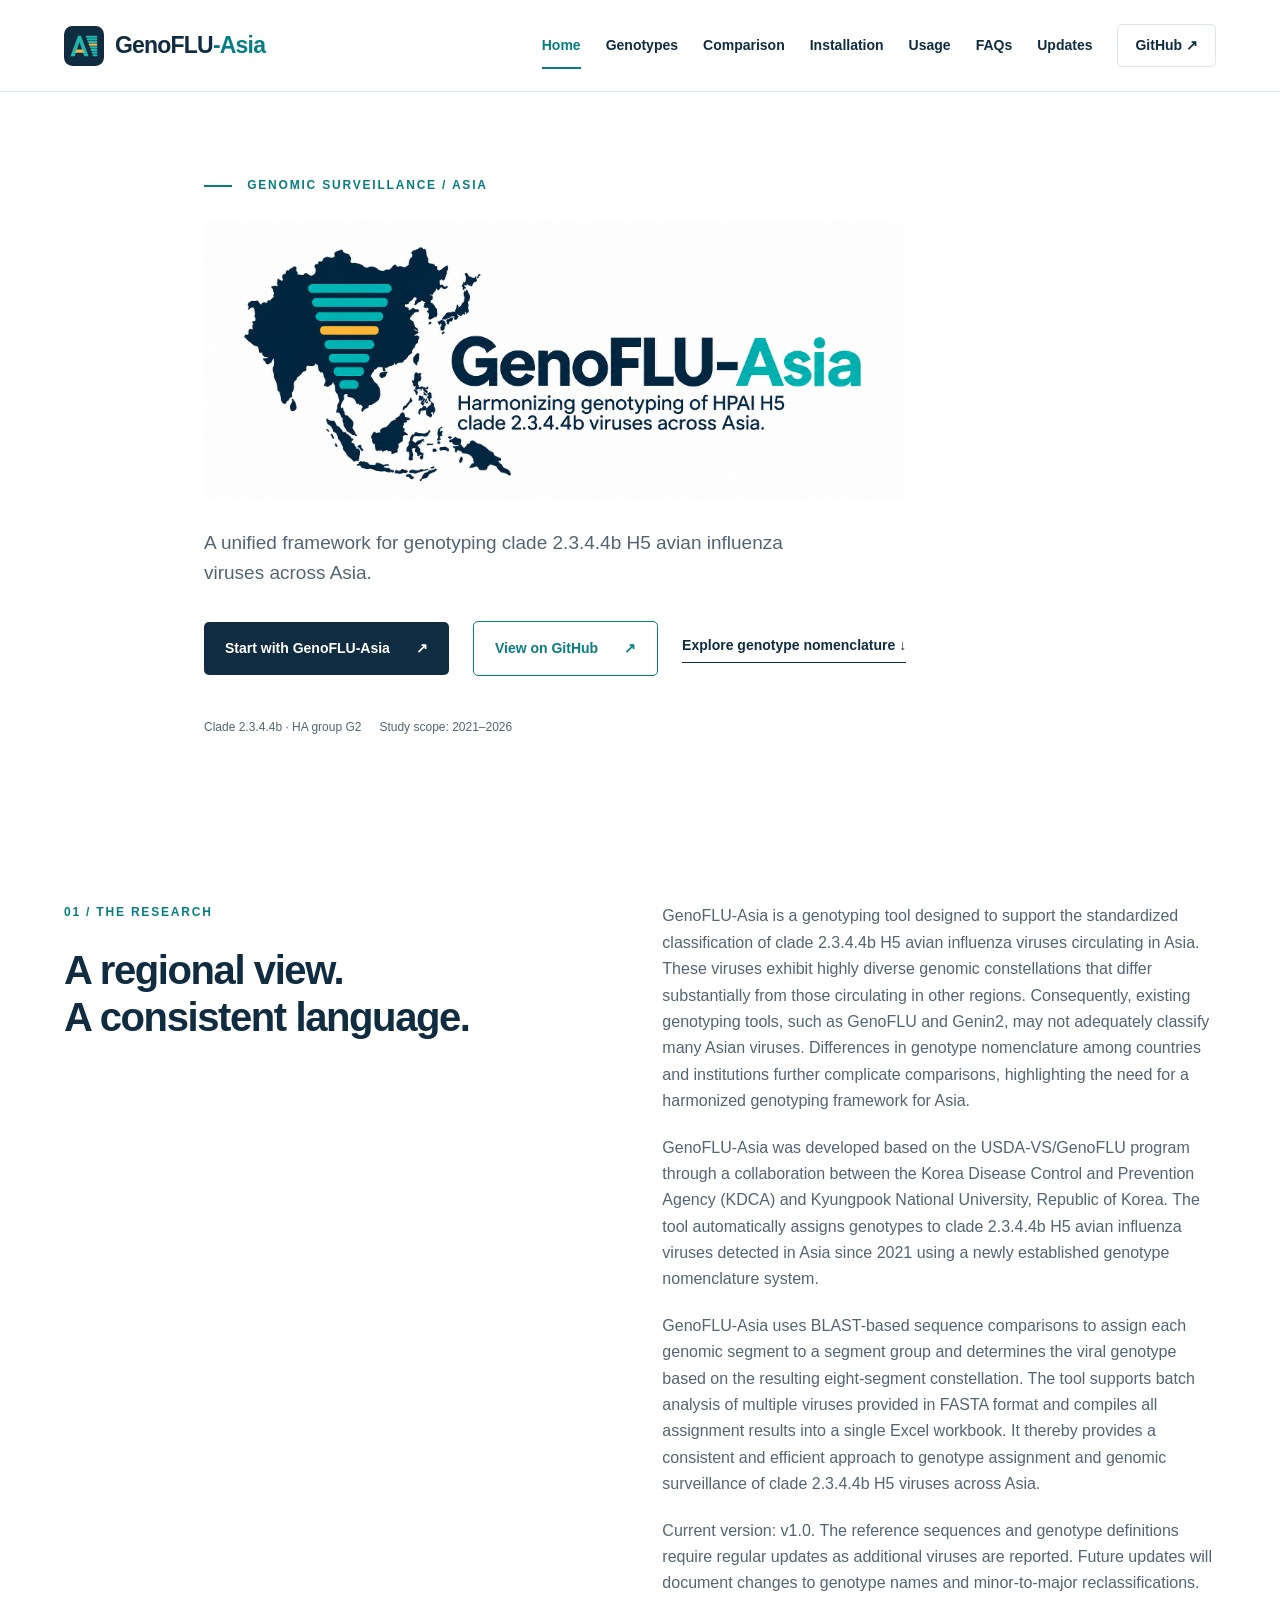
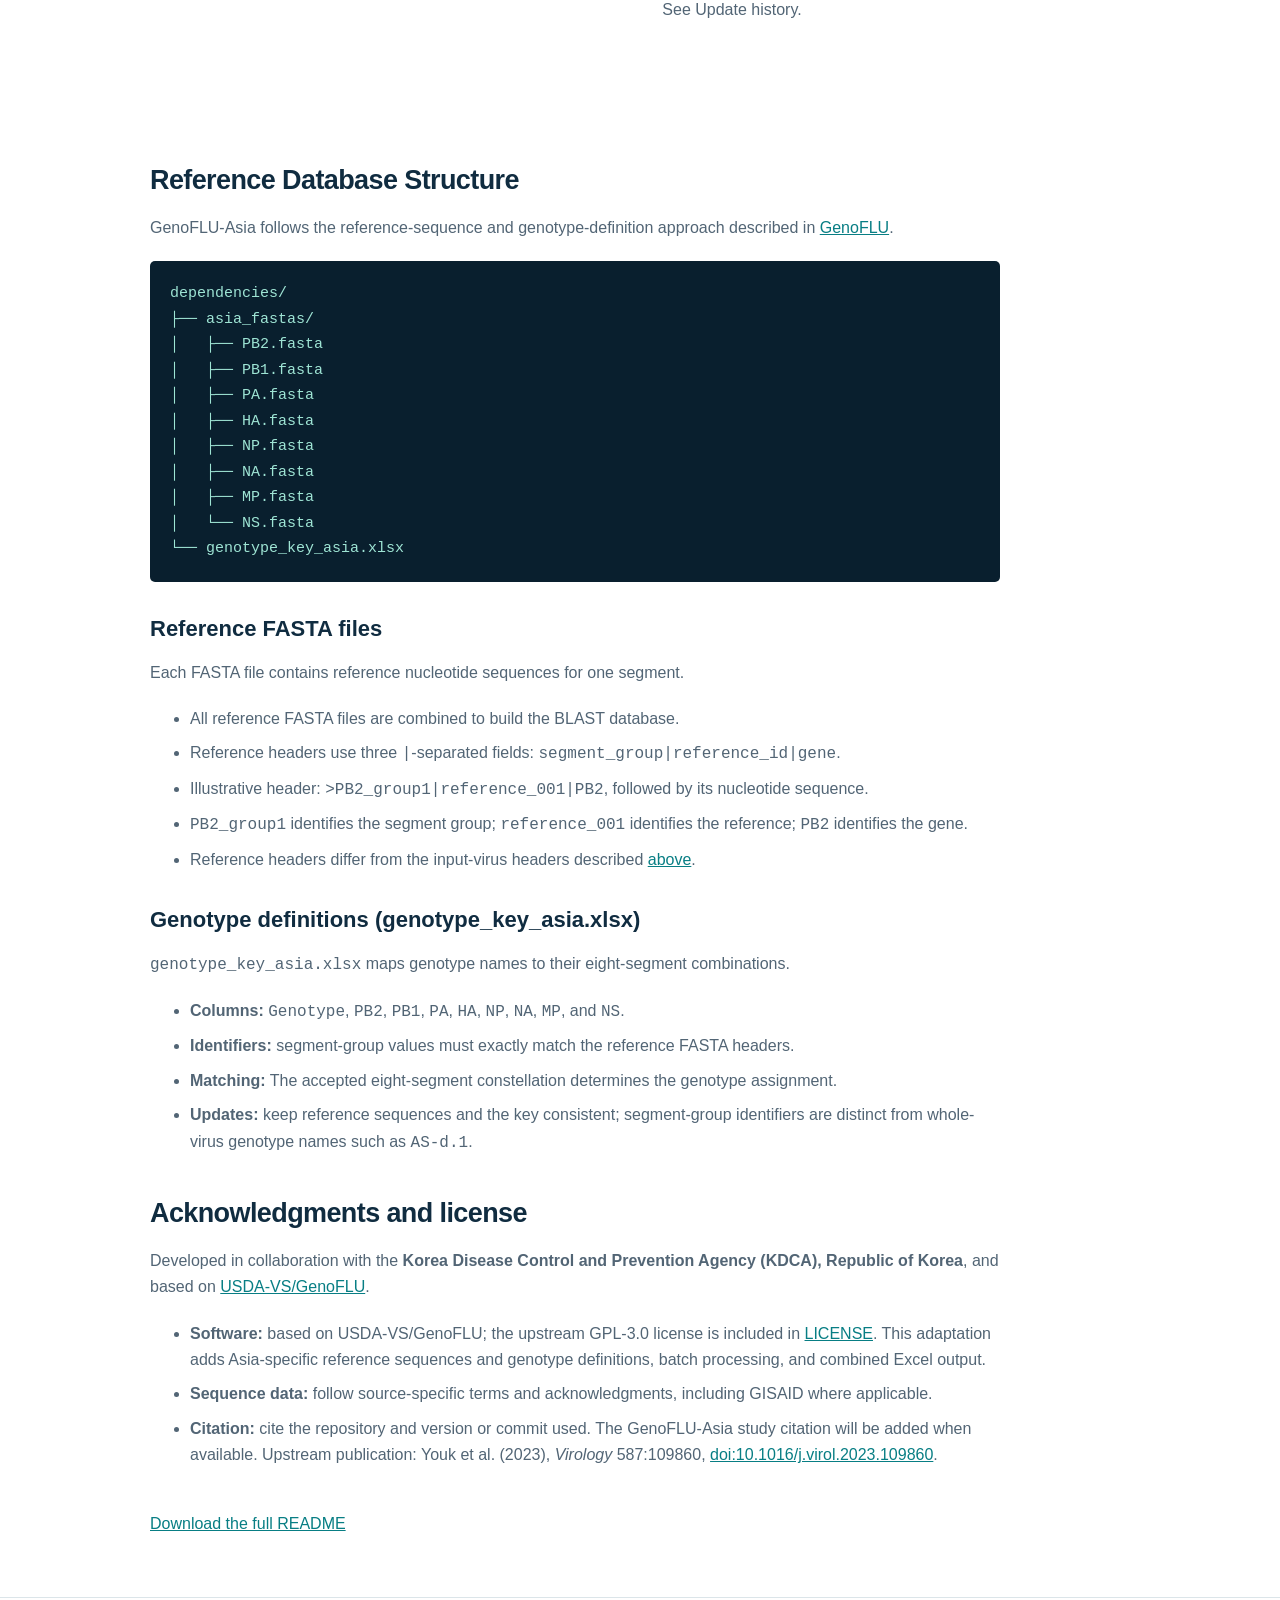
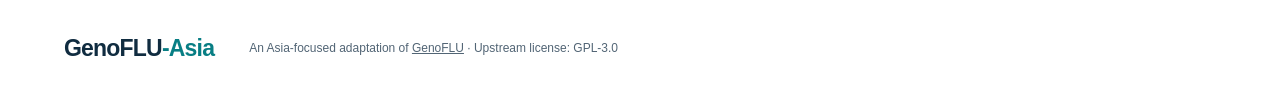
<file: docs/index.html>
<!doctype html>
<html lang="en">
<head>
<meta charset="utf-8"><meta name="viewport" content="width=device-width,initial-scale=1">
<title>GenoFLU-Asia | Genotyping Asian H5 Avian Influenza Viruses</title>
<meta name="description" content="GenoFLU-Asia assigns genotypes to Asian clade 2.3.4.4b H5 avian influenza viruses using BLAST and eight-segment genomic constellations. Explore installation guides and genotype nomenclature.">
<link rel="icon" type="image/svg+xml" href="assets/genoflu-asia-icon.svg">
<link rel="stylesheet" href="style.css?v=20261117-github-button">
<link rel="stylesheet" href="navigation.css?v=20261027">
<link rel="canonical" href="https://kdca-knu-virusresearch.github.io/GenoFLU-Asia/">
<link rel="sitemap" type="application/xml" href="sitemap.xml">
<meta property="og:title" content="GenoFLU-Asia | Genotyping Asian H5 Avian Influenza Viruses">
<meta property="og:description" content="GenoFLU-Asia assigns genotypes to Asian clade 2.3.4.4b H5 avian influenza viruses using BLAST and eight-segment genomic constellations. Explore installation guides and genotype nomenclature.">
<meta property="og:url" content="https://kdca-knu-virusresearch.github.io/GenoFLU-Asia/">
<meta property="og:type" content="website">
<meta property="og:site_name" content="GenoFLU-Asia">
<meta name="google-site-verification" content="6knbxkI3NNQRae6-8nmXJFH7IwRzG9PaSxsW7di8FjY" />
</head>
<body><a class="skip" href="#main">Skip to content</a><header><a class="brand" href="index.html"><img class="brand-icon" src="assets/genoflu-asia-icon.svg" alt="" width="40" height="40">GenoFLU<span class="brandasia">-Asia</span></a><nav aria-label="Main navigation"><a href="index.html" aria-current="page">Home</a><a href="genotypes.html">Genotypes</a><a href="comparison.html">Comparison</a><a href="installation.html">Installation</a><a href="usage.html">Usage</a><a href="faqs.html">FAQs</a><a href="updates.html">Updates</a><a class="navbutton" href="https://github.com/KDCA-KNU-VirusResearch/GenoFLU-Asia">GitHub ↗</a></nav></header><main id="main" class=""><section class="hero hero-home">
<div class="herocopy"><p class="eyebrow"><span class="line"></span> GENOMIC SURVEILLANCE / ASIA</p><h1 class="hero-brand"><img src="assets/genoflu-asia-logo.png?v=6" alt="GenoFLU-Asia — Harmonizing genotyping of HPAI H5 clade 2.3.4.4b viruses across Asia." width="1983" height="793"></h1><p class="intro">A unified framework for genotyping clade 2.3.4.4b H5 avian influenza viruses across Asia.</p><div class="actions"><a class="button primary" href="installation.html">Start with GenoFLU-Asia <span aria-hidden="true">↗</span></a><a class="button github-button" href="https://github.com/KDCA-KNU-VirusResearch/GenoFLU-Asia">View on GitHub <span aria-hidden="true">↗</span></a><a class="textlink" href="genotypes.html">Explore genotype nomenclature ↓</a></div><div class="scope"><span>Clade 2.3.4.4b · HA group G2</span><span>Study scope: 2021–2026</span></div></div>
</section>
<section class="section overview" id="research"><div><p class="eyebrow">01 / THE RESEARCH</p><h2>A regional view.<br>A consistent language.</h2></div><div class="overviewtext"><p>GenoFLU-Asia is a genotyping tool designed to support the standardized classification of clade 2.3.4.4b H5 avian influenza viruses circulating in Asia. These viruses exhibit highly diverse genomic constellations that differ substantially from those circulating in other regions. Consequently, existing genotyping tools, such as GenoFLU and Genin2, may not adequately classify many Asian viruses. Differences in genotype nomenclature among countries and institutions further complicate comparisons, highlighting the need for a harmonized genotyping framework for Asia.</p>
<p>GenoFLU-Asia was developed based on the USDA-VS/GenoFLU program through a collaboration between the Korea Disease Control and Prevention Agency (KDCA) and Kyungpook National University, Republic of Korea. The tool automatically assigns genotypes to clade 2.3.4.4b H5 avian influenza viruses detected in Asia since 2021 using a newly established genotype nomenclature system.</p>
<p>GenoFLU-Asia uses BLAST-based sequence comparisons to assign each genomic segment to a segment group and determines the viral genotype based on the resulting eight-segment constellation. The tool supports batch analysis of multiple viruses provided in FASTA format and compiles all assignment results into a single Excel workbook. It thereby provides a consistent and efficient approach to genotype assignment and genomic surveillance of clade 2.3.4.4b H5 viruses across Asia.</p><p>Current version: v1.0. The reference sequences and genotype definitions require regular updates as additional viruses are reported. Future updates will document changes to genotype names and minor-to-major reclassifications. See <a href="updates.html">Update history</a>.</p></div></section>
<!-- README_REFERENCE_START --><div class="docpage reference-docs"><div class="docbody"><section id="reference-database-structure"><h2>Reference Database Structure</h2>
<p>GenoFLU-Asia follows the reference-sequence and genotype-definition approach described in <a href="https://github.com/USDA-VS/GenoFLU#-reference-database-structure">GenoFLU</a>.</p>
<pre><code>dependencies/
├── asia_fastas/
│   ├── PB2.fasta
│   ├── PB1.fasta
│   ├── PA.fasta
│   ├── HA.fasta
│   ├── NP.fasta
│   ├── NA.fasta
│   ├── MP.fasta
│   └── NS.fasta
└── genotype_key_asia.xlsx</code></pre>
<h3 id="reference-fasta-files">Reference FASTA files</h3>
<p>Each FASTA file contains reference nucleotide sequences for one segment.</p>
<ul><li>All reference FASTA files are combined to build the BLAST database.</li><li>Reference headers use three <code>|</code>-separated fields: <code>segment_group|reference_id|gene</code>.</li><li>Illustrative header: <code>&gt;PB2_group1|reference_001|PB2</code>, followed by its nucleotide sequence.</li><li><code>PB2_group1</code> identifies the segment group; <code>reference_001</code> identifies the reference; <code>PB2</code> identifies the gene.</li><li>Reference headers differ from the input-virus headers described <a href="usage.html#prepare-fasta-headers">above</a>.</li></ul>
<h3 id="genotype-key">Genotype definitions (genotype_key_asia.xlsx)</h3>
<p><code>genotype_key_asia.xlsx</code> maps genotype names to their eight-segment combinations.</p>
<ul><li><strong>Columns:</strong> <code>Genotype</code>, <code>PB2</code>, <code>PB1</code>, <code>PA</code>, <code>HA</code>, <code>NP</code>, <code>NA</code>, <code>MP</code>, and <code>NS</code>.</li><li><strong>Identifiers:</strong> segment-group values must exactly match the reference FASTA headers.</li><li><strong>Matching:</strong> The accepted eight-segment constellation determines the genotype assignment.</li><li><strong>Updates:</strong> keep reference sequences and the key consistent; segment-group identifiers are distinct from whole-virus genotype names such as <code>AS-d.1</code>.</li></ul></section><section id="acknowledgments-and-license"><h2>Acknowledgments and license</h2>
<p>Developed in collaboration with the <strong>Korea Disease Control and Prevention Agency (KDCA), Republic of Korea</strong>, and based on <a href="https://github.com/USDA-VS/GenoFLU">USDA-VS/GenoFLU</a>.</p>
<ul><li><strong>Software:</strong> based on USDA-VS/GenoFLU; the upstream GPL-3.0 license is included in <a href="LICENSE">LICENSE</a>. This adaptation adds Asia-specific reference sequences and genotype definitions, batch processing, and combined Excel output.</li><li><strong>Sequence data:</strong> follow source-specific terms and acknowledgments, including GISAID where applicable.</li><li><strong>Citation:</strong> cite the repository and version or commit used. The GenoFLU-Asia study citation will be added when available. Upstream publication: Youk et al. (2023), <em>Virology</em> 587:109860, <a href="https://doi.org/10.1016/j.virol.2023.109860">doi:10.1016/j.virol.2023.109860</a>.</li></ul></section><p><a href="README.md">Download the full README</a></p></div></div><!-- README_REFERENCE_END --></main><footer><a class="brand" href="index.html">GenoFLU<span class="brandasia">-Asia</span></a><p>An Asia-focused adaptation of <a href="https://github.com/USDA-VS/GenoFLU">GenoFLU</a> · Upstream license: GPL-3.0</p></footer><div role="status" aria-live="polite" id="status"></div><script src="app.js"></script></body></html>
</file>
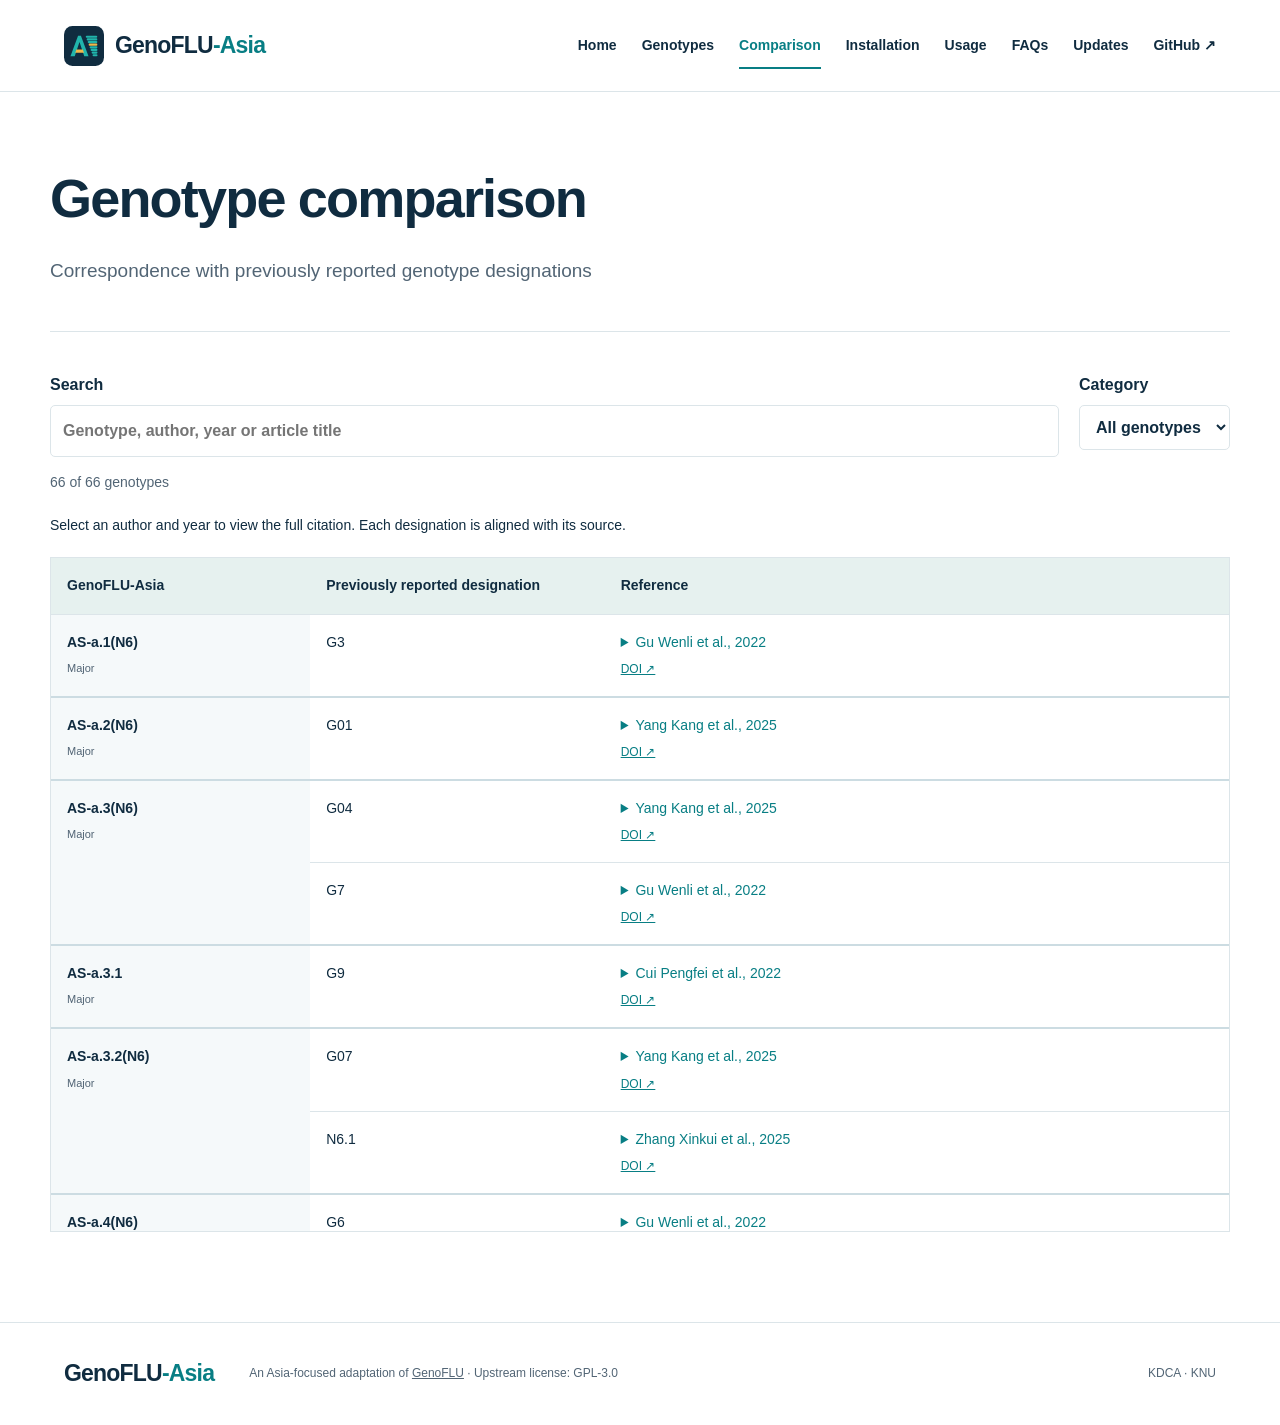
<file: docs/comparison.html>
<!doctype html>
<html lang="en">
<head>
<meta charset="utf-8"><meta name="viewport" content="width=device-width,initial-scale=1">
<title>Genotype Comparison | GenoFLU-Asia</title>
<meta name="description" content="Compare GenoFLU-Asia genotypes with published genotype designations. Search by genotype, author or year and follow the original literature references.">
<link rel="icon" type="image/svg+xml" href="assets/genoflu-asia-icon.svg">
<link rel="stylesheet" href="style.css">
<link rel="stylesheet" href="comparison.css?v=20261027-compact">
<link rel="stylesheet" href="navigation.css?v=20261027">
<link rel="canonical" href="https://kdca-knu-virusresearch.github.io/GenoFLU-Asia/comparison.html">
<link rel="sitemap" type="application/xml" href="sitemap.xml">
<meta property="og:title" content="Genotype Comparison | GenoFLU-Asia">
<meta property="og:description" content="Compare GenoFLU-Asia genotypes with published genotype designations. Search by genotype, author or year and follow the original literature references.">
<meta property="og:url" content="https://kdca-knu-virusresearch.github.io/GenoFLU-Asia/comparison.html">
<meta property="og:type" content="website">
<meta property="og:site_name" content="GenoFLU-Asia">
</head>
<body><a class="skip" href="#main">Skip to content</a><header><a class="brand" href="index.html"><img class="brand-icon" src="assets/genoflu-asia-icon.svg" alt="" width="40" height="40">GenoFLU<span class="brandasia">-Asia</span></a><nav aria-label="Main navigation"><a href="index.html">Home</a><a href="genotypes.html">Genotypes</a><a href="comparison.html" aria-current="page">Comparison</a><a href="installation.html">Installation</a><a href="usage.html">Usage</a><a href="faqs.html">FAQs</a><a href="updates.html">Updates</a><a href="https://github.com/KDCA-KNU-VirusResearch/GenoFLU-Asia">GitHub ↗</a></nav></header><main id="main" class="docpage comparison-page"><div class="docintro"><h1>Genotype comparison</h1><p>Correspondence with previously reported genotype designations</p></div>
<div class="comparison-controls"><label>Search<input id="comparison-search" type="search" placeholder="Genotype, author, year or article title"></label><label>Category<select id="comparison-category"><option value="all">All genotypes</option><option value="major">Major</option><option value="minor">Minor</option></select></label></div>
<p id="comparison-count" role="status" aria-live="polite">66 of 66 genotypes</p><p class="smallnote">Select an author and year to view the full citation. Each designation is aligned with its source.</p>
<div class="comparison-table-wrap"><table id="comparison-table"><thead><tr><th scope="col">GenoFLU-Asia</th><th scope="col">Previously reported designation</th><th scope="col">Reference</th></tr></thead><tbody data-category="major" data-search="as-a.1(n6) g3 [1] [1] gu wenli et al. (2022). novel h5n6 reassortants bearing the clade 2.3.4.4b ha gene of h5n8 virus have been detected in poultry and caused multiple human infections in china. emerging microbes &amp; infections. https://doi.org/10.1080/22221751.2022.2063076"><tr><th scope="rowgroup" rowspan="1"><span>AS-a.1(N6)</span><small>Major</small></th><td>G3</td><td><details><summary>Gu Wenli et al., 2022</summary><p>Gu Wenli et al. (2022). Novel H5N6 reassortants bearing the clade 2.3.4.4b HA gene of H5N8 virus have been detected in poultry and caused multiple human infections in China. Emerging Microbes &amp; Infections.</p></details><a class="doi-link" href="https://doi.org/10.1080/22221751.2022.2063076" target="_blank" rel="noopener">DOI ↗</a></td></tr></tbody><tbody data-category="major" data-search="as-a.2(n6) g01 [1] [1] yang kang et al. (2025). genetic diversity of highly pathogenic avian influenza h5n6 and h5n8 viruses in poultry markets in guangdong, china, 2020-2022. journal of virology. https://doi.org/10.1128/jvi.01145-24"><tr><th scope="rowgroup" rowspan="1"><span>AS-a.2(N6)</span><small>Major</small></th><td>G01</td><td><details><summary>Yang Kang et al., 2025</summary><p>Yang Kang et al. (2025). Genetic diversity of highly pathogenic avian influenza H5N6 and H5N8 viruses in poultry markets in Guangdong, China, 2020-2022. Journal of Virology.</p></details><a class="doi-link" href="https://doi.org/10.1128/jvi.01145-24" target="_blank" rel="noopener">DOI ↗</a></td></tr></tbody><tbody data-category="major" data-search="as-a.3(n6) g04 [1]
g7 [2] [1] yang kang et al. (2025). genetic diversity of highly pathogenic avian influenza h5n6 and h5n8 viruses in poultry markets in guangdong, china, 2020-2022. journal of virology. https://doi.org/10.1128/jvi.01145-24

[2] gu wenli et al. (2022). novel h5n6 reassortants bearing the clade 2.3.4.4b ha gene of h5n8 virus have been detected in poultry and caused multiple human infections in china. emerging microbes &amp; infections. https://doi.org/10.1080/22221751.2022.2063076"><tr><th scope="rowgroup" rowspan="2"><span>AS-a.3(N6)</span><small>Major</small></th><td>G04</td><td><details><summary>Yang Kang et al., 2025</summary><p>Yang Kang et al. (2025). Genetic diversity of highly pathogenic avian influenza H5N6 and H5N8 viruses in poultry markets in Guangdong, China, 2020-2022. Journal of Virology.</p></details><a class="doi-link" href="https://doi.org/10.1128/jvi.01145-24" target="_blank" rel="noopener">DOI ↗</a></td></tr><tr><td>G7</td><td><details><summary>Gu Wenli et al., 2022</summary><p>Gu Wenli et al. (2022). Novel H5N6 reassortants bearing the clade 2.3.4.4b HA gene of H5N8 virus have been detected in poultry and caused multiple human infections in China. Emerging Microbes &amp; Infections.</p></details><a class="doi-link" href="https://doi.org/10.1080/22221751.2022.2063076" target="_blank" rel="noopener">DOI ↗</a></td></tr></tbody><tbody data-category="major" data-search="as-a.3.1 g9 [1] [1] cui pengfei et al. (2022). global dissemination of h5n1 influenza viruses bearing the clade 2.3.4.4b ha gene and biologic analysis of the ones detected in china. emerging microbes &amp; infections. https://doi.org/10.1080/22221751.2022.2088407"><tr><th scope="rowgroup" rowspan="1"><span>AS-a.3.1</span><small>Major</small></th><td>G9</td><td><details><summary>Cui Pengfei et al., 2022</summary><p>Cui Pengfei et al. (2022). Global dissemination of H5N1 influenza viruses bearing the clade 2.3.4.4b HA gene and biologic analysis of the ones detected in China. Emerging Microbes &amp; Infections.</p></details><a class="doi-link" href="https://doi.org/10.1080/22221751.2022.2088407" target="_blank" rel="noopener">DOI ↗</a></td></tr></tbody><tbody data-category="major" data-search="as-a.3.2(n6) g07 [1]
n6.1 [2] [1] yang kang et al. (2025). genetic diversity of highly pathogenic avian influenza h5n6 and h5n8 viruses in poultry markets in guangdong, china, 2020-2022. journal of virology. https://doi.org/10.1128/jvi.01145-24

[2] zhang xinkui et al. (2025). unique phenomenon of h5 highly pathogenic avian influenza virus in china: co-circulation of clade 2.3.4.4b h5n1 and h5n6 results in diversity of h5 virus. emerging microbes &amp; infections. https://doi.org/10.1080/22221751.2025.2502005"><tr><th scope="rowgroup" rowspan="2"><span>AS-a.3.2(N6)</span><small>Major</small></th><td>G07</td><td><details><summary>Yang Kang et al., 2025</summary><p>Yang Kang et al. (2025). Genetic diversity of highly pathogenic avian influenza H5N6 and H5N8 viruses in poultry markets in Guangdong, China, 2020-2022. Journal of Virology.</p></details><a class="doi-link" href="https://doi.org/10.1128/jvi.01145-24" target="_blank" rel="noopener">DOI ↗</a></td></tr><tr><td>N6.1</td><td><details><summary>Zhang Xinkui et al., 2025</summary><p>Zhang Xinkui et al. (2025). Unique phenomenon of H5 highly pathogenic avian influenza virus in China: co-circulation of Clade 2.3.4.4b H5N1 and H5N6 results in diversity of H5 Virus. Emerging Microbes &amp; Infections.</p></details><a class="doi-link" href="https://doi.org/10.1080/22221751.2025.2502005" target="_blank" rel="noopener">DOI ↗</a></td></tr></tbody><tbody data-category="major" data-search="as-a.4(n6) g6 [1] [1] gu wenli et al. (2022). novel h5n6 reassortants bearing the clade 2.3.4.4b ha gene of h5n8 virus have been detected in poultry and caused multiple human infections in china. emerging microbes &amp; infections. https://doi.org/10.1080/22221751.2022.2063076"><tr><th scope="rowgroup" rowspan="1"><span>AS-a.4(N6)</span><small>Major</small></th><td>G6</td><td><details><summary>Gu Wenli et al., 2022</summary><p>Gu Wenli et al. (2022). Novel H5N6 reassortants bearing the clade 2.3.4.4b HA gene of H5N8 virus have been detected in poultry and caused multiple human infections in China. Emerging Microbes &amp; Infections.</p></details><a class="doi-link" href="https://doi.org/10.1080/22221751.2022.2063076" target="_blank" rel="noopener">DOI ↗</a></td></tr></tbody><tbody data-category="major" data-search="as-b.1 g2b-1 [1]
v [2]
g7 [3]
i [4] [1] takadate yoshihiro et al. (2024). genetic diversity of h5n1 and h5n2 high pathogenicity avian influenza viruses isolated from poultry in japan during the winter of 2022–2023. virus research. https://doi.org/10.1016/j.virusres.2024.199425

[2] hew lim yik et al. (2024). continuous introduction of h5 high pathogenicity avian influenza viruses in hokkaido, japan: characterization of viruses isolated in winter 2022–2023 and early winter 2023–2024. transboundary and emerging diseases. https://doi.org/10.1155/2024/1199876

[3] cui pengfei et al. (2022). global dissemination of h5n1 influenza viruses bearing the clade 2.3.4.4b ha gene and biologic analysis of the ones detected in china. emerging microbes &amp; infections. https://doi.org/10.1080/22221751.2022.2088407

[4] cha ra mi et al. (2023). genetic characterization and pathogenesis of h5n1 high pathogenicity avian influenza virus isolated in south korea during 2021–2022. viruses. https://doi.org/10.3390/v15061403"><tr><th scope="rowgroup" rowspan="4"><span>AS-b.1</span><small>Major</small></th><td>G2b-1</td><td><details><summary>Takadate Yoshihiro et al., 2024</summary><p>Takadate Yoshihiro et al. (2024). Genetic diversity of H5N1 and H5N2 high pathogenicity avian influenza viruses isolated from poultry in Japan during the winter of 2022–2023. Virus Research.</p></details><a class="doi-link" href="https://doi.org/10.1016/j.virusres.2024.199425" target="_blank" rel="noopener">DOI ↗</a></td></tr><tr><td>V</td><td><details><summary>Hew Lim Yik et al., 2024</summary><p>Hew Lim Yik et al. (2024). Continuous Introduction of H5 High Pathogenicity Avian Influenza Viruses in Hokkaido, Japan: Characterization of Viruses Isolated in Winter 2022–2023 and Early Winter 2023–2024. Transboundary and Emerging Diseases.</p></details><a class="doi-link" href="https://doi.org/10.1155/2024/1199876" target="_blank" rel="noopener">DOI ↗</a></td></tr><tr><td>G7</td><td><details><summary>Cui Pengfei et al., 2022</summary><p>Cui Pengfei et al. (2022). Global dissemination of H5N1 influenza viruses bearing the clade 2.3.4.4b HA gene and biologic analysis of the ones detected in China. Emerging Microbes &amp; Infections.</p></details><a class="doi-link" href="https://doi.org/10.1080/22221751.2022.2088407" target="_blank" rel="noopener">DOI ↗</a></td></tr><tr><td>I</td><td><details><summary>Cha Ra Mi et al., 2023</summary><p>Cha Ra Mi et al. (2023). Genetic Characterization and Pathogenesis of H5N1 High Pathogenicity Avian Influenza Virus Isolated in South Korea during 2021–2022. Viruses.</p></details><a class="doi-link" href="https://doi.org/10.3390/v15061403" target="_blank" rel="noopener">DOI ↗</a></td></tr></tbody><tbody data-category="major" data-search="as-b.1.1 iii [1] [1] cha ra mi et al. (2023). genetic characterization and pathogenesis of h5n1 high pathogenicity avian influenza virus isolated in south korea during 2021–2022. viruses. https://doi.org/10.3390/v15061403"><tr><th scope="rowgroup" rowspan="1"><span>AS-b.1.1</span><small>Major</small></th><td>III</td><td><details><summary>Cha Ra Mi et al., 2023</summary><p>Cha Ra Mi et al. (2023). Genetic Characterization and Pathogenesis of H5N1 High Pathogenicity Avian Influenza Virus Isolated in South Korea during 2021–2022. Viruses.</p></details><a class="doi-link" href="https://doi.org/10.3390/v15061403" target="_blank" rel="noopener">DOI ↗</a></td></tr></tbody><tbody data-category="major" data-search="as-b.1.3 ii [1] [1] cha ra mi et al. (2023). genetic characterization and pathogenesis of h5n1 high pathogenicity avian influenza virus isolated in south korea during 2021–2022. viruses. https://doi.org/10.3390/v15061403"><tr><th scope="rowgroup" rowspan="1"><span>AS-b.1.3</span><small>Major</small></th><td>II</td><td><details><summary>Cha Ra Mi et al., 2023</summary><p>Cha Ra Mi et al. (2023). Genetic Characterization and Pathogenesis of H5N1 High Pathogenicity Avian Influenza Virus Isolated in South Korea during 2021–2022. Viruses.</p></details><a class="doi-link" href="https://doi.org/10.3390/v15061403" target="_blank" rel="noopener">DOI ↗</a></td></tr></tbody><tbody data-category="major" data-search="as-c.1 bd-g1 [1] [1] barman subrata et al. (2024). reassortment of newly emergent clade 2.3.4.4b a(h5n1) highly pathogenic avian influenza a viruses in bangladesh. emerging microbes &amp; infections. https://doi.org/10.1080/22221751.2024.2432351"><tr><th scope="rowgroup" rowspan="1"><span>AS-c.1</span><small>Major</small></th><td>BD-G1</td><td><details><summary>Barman Subrata et al., 2024</summary><p>Barman Subrata et al. (2024). Reassortment of newly emergent clade 2.3.4.4b A(H5N1) highly pathogenic avian influenza A viruses in Bangladesh. Emerging Microbes &amp; Infections.</p></details><a class="doi-link" href="https://doi.org/10.1080/22221751.2024.2432351" target="_blank" rel="noopener">DOI ↗</a></td></tr></tbody><tbody data-category="major" data-search="as-c.1.2 g2c-2 [1]
n1.2 [2]
g10 [3]
iv [4]
22g1 [5] [1] takadate yoshihiro et al. (2024). genetic diversity of h5n1 and h5n2 high pathogenicity avian influenza viruses isolated from poultry in japan during the winter of 2022–2023. virus research. https://doi.org/10.1016/j.virusres.2024.199425

[2] zhang xinkui et al. (2025). unique phenomenon of h5 highly pathogenic avian influenza virus in china: co-circulation of clade 2.3.4.4b h5n1 and h5n6 results in diversity of h5 virus. emerging microbes &amp; infections. https://doi.org/10.1080/22221751.2025.2502005

[3] cui pengfei et al. (2022). global dissemination of h5n1 influenza viruses bearing the clade 2.3.4.4b ha gene and biologic analysis of the ones detected in china. emerging microbes &amp; infections. https://doi.org/10.1080/22221751.2022.2088407

[4] cha ra mi et al. (2023). genetic characterization and pathogenesis of h5n1 high pathogenicity avian influenza virus isolated in south korea during 2021–2022. viruses. https://doi.org/10.3390/v15061403

[5] cha ra mi et al. (2025). genetic characteristics and pathogenesis of clade 2.3.4.4b h5n1 high pathogenicity avian influenza virus isolated from poultry in south korea, 2022–2023. virus research. https://doi.org/10.1016/j.virusres.2025.199541"><tr><th scope="rowgroup" rowspan="5"><span>AS-c.1.2</span><small>Major</small></th><td>G2c-2</td><td><details><summary>Takadate Yoshihiro et al., 2024</summary><p>Takadate Yoshihiro et al. (2024). Genetic diversity of H5N1 and H5N2 high pathogenicity avian influenza viruses isolated from poultry in Japan during the winter of 2022–2023. Virus Research.</p></details><a class="doi-link" href="https://doi.org/10.1016/j.virusres.2024.199425" target="_blank" rel="noopener">DOI ↗</a></td></tr><tr><td>N1.2</td><td><details><summary>Zhang Xinkui et al., 2025</summary><p>Zhang Xinkui et al. (2025). Unique phenomenon of H5 highly pathogenic avian influenza virus in China: co-circulation of Clade 2.3.4.4b H5N1 and H5N6 results in diversity of H5 Virus. Emerging Microbes &amp; Infections.</p></details><a class="doi-link" href="https://doi.org/10.1080/22221751.2025.2502005" target="_blank" rel="noopener">DOI ↗</a></td></tr><tr><td>G10</td><td><details><summary>Cui Pengfei et al., 2022</summary><p>Cui Pengfei et al. (2022). Global dissemination of H5N1 influenza viruses bearing the clade 2.3.4.4b HA gene and biologic analysis of the ones detected in China. Emerging Microbes &amp; Infections.</p></details><a class="doi-link" href="https://doi.org/10.1080/22221751.2022.2088407" target="_blank" rel="noopener">DOI ↗</a></td></tr><tr><td>IV</td><td><details><summary>Cha Ra Mi et al., 2023</summary><p>Cha Ra Mi et al. (2023). Genetic Characterization and Pathogenesis of H5N1 High Pathogenicity Avian Influenza Virus Isolated in South Korea during 2021–2022. Viruses.</p></details><a class="doi-link" href="https://doi.org/10.3390/v15061403" target="_blank" rel="noopener">DOI ↗</a></td></tr><tr><td>22G1</td><td><details><summary>Cha Ra Mi et al., 2025</summary><p>Cha Ra Mi et al. (2025). Genetic characteristics and pathogenesis of clade 2.3.4.4b H5N1 high pathogenicity avian influenza virus isolated from poultry in South Korea, 2022–2023. Virus Research.</p></details><a class="doi-link" href="https://doi.org/10.1016/j.virusres.2025.199541" target="_blank" rel="noopener">DOI ↗</a></td></tr></tbody><tbody data-category="major" data-search="as-c.1.2.1 g2c-10 [1]
kor22-23e [2]
22g3 [3] [1] takadate yoshihiro et al. (2024). genetic diversity of h5n1 and h5n2 high pathogenicity avian influenza viruses isolated from poultry in japan during the winter of 2022–2023. virus research. https://doi.org/10.1016/j.virusres.2024.199425

[2] seo ye-ram et al. (2024). evolution and spread of highly pathogenic avian influenza a(h5n1) clade 2.3.4.4b virus in wild birds, south korea, 2022–2023. emerging infectious diseases. https://doi.org/10.3201/eid3002.231274

[3] cha ra mi et al. (2025). genetic characteristics and pathogenesis of clade 2.3.4.4b h5n1 high pathogenicity avian influenza virus isolated from poultry in south korea, 2022–2023. virus research. https://doi.org/10.1016/j.virusres.2025.199541"><tr><th scope="rowgroup" rowspan="3"><span>AS-c.1.2.1</span><small>Major</small></th><td>G2c-10</td><td><details><summary>Takadate Yoshihiro et al., 2024</summary><p>Takadate Yoshihiro et al. (2024). Genetic diversity of H5N1 and H5N2 high pathogenicity avian influenza viruses isolated from poultry in Japan during the winter of 2022–2023. Virus Research.</p></details><a class="doi-link" href="https://doi.org/10.1016/j.virusres.2024.199425" target="_blank" rel="noopener">DOI ↗</a></td></tr><tr><td>Kor22-23E</td><td><details><summary>Seo Ye-Ram et al., 2024</summary><p>Seo Ye-Ram et al. (2024). Evolution and Spread of Highly Pathogenic Avian Influenza A(H5N1) Clade 2.3.4.4b Virus in Wild Birds, South Korea, 2022–2023. Emerging Infectious Diseases.</p></details><a class="doi-link" href="https://doi.org/10.3201/eid3002.231274" target="_blank" rel="noopener">DOI ↗</a></td></tr><tr><td>22G3</td><td><details><summary>Cha Ra Mi et al., 2025</summary><p>Cha Ra Mi et al. (2025). Genetic characteristics and pathogenesis of clade 2.3.4.4b H5N1 high pathogenicity avian influenza virus isolated from poultry in South Korea, 2022–2023. Virus Research.</p></details><a class="doi-link" href="https://doi.org/10.1016/j.virusres.2025.199541" target="_blank" rel="noopener">DOI ↗</a></td></tr></tbody><tbody data-category="major" data-search="as-c.2 bd-g2 [1]
n1.1 [2]
g2c-7 [3]
g2c-8 [3]
vi [4]
south korean genotype iii [5]
kor22-23d [6]
22g7 [7]
h5n1-xii [8] [1] barman subrata et al. (2024). reassortment of newly emergent clade 2.3.4.4b a(h5n1) highly pathogenic avian influenza a viruses in bangladesh. emerging microbes &amp; infections. https://doi.org/10.1080/22221751.2024.2432351

[2] zhang xinkui et al. (2025). unique phenomenon of h5 highly pathogenic avian influenza virus in china: co-circulation of clade 2.3.4.4b h5n1 and h5n6 results in diversity of h5 virus. emerging microbes &amp; infections. https://doi.org/10.1080/22221751.2025.2502005

[3] takadate yoshihiro et al. (2024). genetic diversity of h5n1 and h5n2 high pathogenicity avian influenza viruses isolated from poultry in japan during the winter of 2022–2023. virus research. https://doi.org/10.1016/j.virusres.2024.199425

[4] hew lim yik et al. (2024). continuous introduction of h5 high pathogenicity avian influenza viruses in hokkaido, japan: characterization of viruses isolated in winter 2022–2023 and early winter 2023–2024. transboundary and emerging diseases. https://doi.org/10.1155/2024/1199876

[5] lee kyungmoon et al. (2024). characterization of highly pathogenic avian influenza a (h5n1) viruses isolated from cats in south korea, 2023. emerging microbes &amp; infections. https://doi.org/10.1080/22221751.2023.2290835

[6] seo ye-ram et al. (2024). evolution and spread of highly pathogenic avian influenza a(h5n1) clade 2.3.4.4b virus in wild birds, south korea, 2022–2023. emerging infectious diseases. https://doi.org/10.3201/eid3002.231274

[7] cha ra mi et al. (2025). genetic characteristics and pathogenesis of clade 2.3.4.4b h5n1 high pathogenicity avian influenza virus isolated from poultry in south korea, 2022–2023. virus research. https://doi.org/10.1016/j.virusres.2025.199541

[8] esaki mana et al. (2025). highly pathogenic avian influenza a(h5n1) outbreak in endangered cranes, izumi plain, japan, 2022–23. emerging infectious diseases. https://doi.org/10.3201/eid3105.241410"><tr><th scope="rowgroup" rowspan="9"><span>AS-c.2</span><small>Major</small></th><td>BD-G2</td><td><details><summary>Barman Subrata et al., 2024</summary><p>Barman Subrata et al. (2024). Reassortment of newly emergent clade 2.3.4.4b A(H5N1) highly pathogenic avian influenza A viruses in Bangladesh. Emerging Microbes &amp; Infections.</p></details><a class="doi-link" href="https://doi.org/10.1080/22221751.2024.2432351" target="_blank" rel="noopener">DOI ↗</a></td></tr><tr><td>N1.1</td><td><details><summary>Zhang Xinkui et al., 2025</summary><p>Zhang Xinkui et al. (2025). Unique phenomenon of H5 highly pathogenic avian influenza virus in China: co-circulation of Clade 2.3.4.4b H5N1 and H5N6 results in diversity of H5 Virus. Emerging Microbes &amp; Infections.</p></details><a class="doi-link" href="https://doi.org/10.1080/22221751.2025.2502005" target="_blank" rel="noopener">DOI ↗</a></td></tr><tr><td>G2c-7</td><td><details><summary>Takadate Yoshihiro et al., 2024</summary><p>Takadate Yoshihiro et al. (2024). Genetic diversity of H5N1 and H5N2 high pathogenicity avian influenza viruses isolated from poultry in Japan during the winter of 2022–2023. Virus Research.</p></details><a class="doi-link" href="https://doi.org/10.1016/j.virusres.2024.199425" target="_blank" rel="noopener">DOI ↗</a></td></tr><tr><td>G2c-8</td><td><details><summary>Takadate Yoshihiro et al., 2024</summary><p>Takadate Yoshihiro et al. (2024). Genetic diversity of H5N1 and H5N2 high pathogenicity avian influenza viruses isolated from poultry in Japan during the winter of 2022–2023. Virus Research.</p></details><a class="doi-link" href="https://doi.org/10.1016/j.virusres.2024.199425" target="_blank" rel="noopener">DOI ↗</a></td></tr><tr><td>VI</td><td><details><summary>Hew Lim Yik et al., 2024</summary><p>Hew Lim Yik et al. (2024). Continuous Introduction of H5 High Pathogenicity Avian Influenza Viruses in Hokkaido, Japan: Characterization of Viruses Isolated in Winter 2022–2023 and Early Winter 2023–2024. Transboundary and Emerging Diseases.</p></details><a class="doi-link" href="https://doi.org/10.1155/2024/1199876" target="_blank" rel="noopener">DOI ↗</a></td></tr><tr><td>South Korean genotype III</td><td><details><summary>Lee Kyungmoon et al., 2024</summary><p>Lee Kyungmoon et al. (2024). Characterization of highly pathogenic avian influenza A (H5N1) viruses isolated from cats in South Korea, 2023. Emerging Microbes &amp; Infections.</p></details><a class="doi-link" href="https://doi.org/10.1080/22221751.2023.2290835" target="_blank" rel="noopener">DOI ↗</a></td></tr><tr><td>Kor22-23D</td><td><details><summary>Seo Ye-Ram et al., 2024</summary><p>Seo Ye-Ram et al. (2024). Evolution and Spread of Highly Pathogenic Avian Influenza A(H5N1) Clade 2.3.4.4b Virus in Wild Birds, South Korea, 2022–2023. Emerging Infectious Diseases.</p></details><a class="doi-link" href="https://doi.org/10.3201/eid3002.231274" target="_blank" rel="noopener">DOI ↗</a></td></tr><tr><td>22G7</td><td><details><summary>Cha Ra Mi et al., 2025</summary><p>Cha Ra Mi et al. (2025). Genetic characteristics and pathogenesis of clade 2.3.4.4b H5N1 high pathogenicity avian influenza virus isolated from poultry in South Korea, 2022–2023. Virus Research.</p></details><a class="doi-link" href="https://doi.org/10.1016/j.virusres.2025.199541" target="_blank" rel="noopener">DOI ↗</a></td></tr><tr><td>H5N1-XII</td><td><details><summary>Esaki Mana et al., 2025</summary><p>Esaki Mana et al. (2025). Highly Pathogenic Avian Influenza A(H5N1) Outbreak in Endangered Cranes, Izumi Plain, Japan, 2022–23. Emerging Infectious Diseases.</p></details><a class="doi-link" href="https://doi.org/10.3201/eid3105.241410" target="_blank" rel="noopener">DOI ↗</a></td></tr></tbody><tbody data-category="major" data-search="as-c.2.1 g2c-6 [1]
22g6 [2] [1] takadate yoshihiro et al. (2024). genetic diversity of h5n1 and h5n2 high pathogenicity avian influenza viruses isolated from poultry in japan during the winter of 2022–2023. virus research. https://doi.org/10.1016/j.virusres.2024.199425

[2] cha ra mi et al. (2025). genetic characteristics and pathogenesis of clade 2.3.4.4b h5n1 high pathogenicity avian influenza virus isolated from poultry in south korea, 2022–2023. virus research. https://doi.org/10.1016/j.virusres.2025.199541"><tr><th scope="rowgroup" rowspan="2"><span>AS-c.2.1</span><small>Major</small></th><td>G2c-6</td><td><details><summary>Takadate Yoshihiro et al., 2024</summary><p>Takadate Yoshihiro et al. (2024). Genetic diversity of H5N1 and H5N2 high pathogenicity avian influenza viruses isolated from poultry in Japan during the winter of 2022–2023. Virus Research.</p></details><a class="doi-link" href="https://doi.org/10.1016/j.virusres.2024.199425" target="_blank" rel="noopener">DOI ↗</a></td></tr><tr><td>22G6</td><td><details><summary>Cha Ra Mi et al., 2025</summary><p>Cha Ra Mi et al. (2025). Genetic characteristics and pathogenesis of clade 2.3.4.4b H5N1 high pathogenicity avian influenza virus isolated from poultry in South Korea, 2022–2023. Virus Research.</p></details><a class="doi-link" href="https://doi.org/10.1016/j.virusres.2025.199541" target="_blank" rel="noopener">DOI ↗</a></td></tr></tbody><tbody data-category="major" data-search="as-c.2.1.1 g2c-3 [1]
kor22-23k [2]
22g5 [3] [1] takadate yoshihiro et al. (2024). genetic diversity of h5n1 and h5n2 high pathogenicity avian influenza viruses isolated from poultry in japan during the winter of 2022–2023. virus research. https://doi.org/10.1016/j.virusres.2024.199425

[2] seo ye-ram et al. (2024). evolution and spread of highly pathogenic avian influenza a(h5n1) clade 2.3.4.4b virus in wild birds, south korea, 2022–2023. emerging infectious diseases. https://doi.org/10.3201/eid3002.231274

[3] cha ra mi et al. (2025). genetic characteristics and pathogenesis of clade 2.3.4.4b h5n1 high pathogenicity avian influenza virus isolated from poultry in south korea, 2022–2023. virus research. https://doi.org/10.1016/j.virusres.2025.199541"><tr><th scope="rowgroup" rowspan="3"><span>AS-c.2.1.1</span><small>Major</small></th><td>G2c-3</td><td><details><summary>Takadate Yoshihiro et al., 2024</summary><p>Takadate Yoshihiro et al. (2024). Genetic diversity of H5N1 and H5N2 high pathogenicity avian influenza viruses isolated from poultry in Japan during the winter of 2022–2023. Virus Research.</p></details><a class="doi-link" href="https://doi.org/10.1016/j.virusres.2024.199425" target="_blank" rel="noopener">DOI ↗</a></td></tr><tr><td>Kor22-23K</td><td><details><summary>Seo Ye-Ram et al., 2024</summary><p>Seo Ye-Ram et al. (2024). Evolution and Spread of Highly Pathogenic Avian Influenza A(H5N1) Clade 2.3.4.4b Virus in Wild Birds, South Korea, 2022–2023. Emerging Infectious Diseases.</p></details><a class="doi-link" href="https://doi.org/10.3201/eid3002.231274" target="_blank" rel="noopener">DOI ↗</a></td></tr><tr><td>22G5</td><td><details><summary>Cha Ra Mi et al., 2025</summary><p>Cha Ra Mi et al. (2025). Genetic characteristics and pathogenesis of clade 2.3.4.4b H5N1 high pathogenicity avian influenza virus isolated from poultry in South Korea, 2022–2023. Virus Research.</p></details><a class="doi-link" href="https://doi.org/10.1016/j.virusres.2025.199541" target="_blank" rel="noopener">DOI ↗</a></td></tr></tbody><tbody data-category="major" data-search="as-c.2.1.1.1 g2c-11 [1]
kor22-23c [2]
22g8 [3]
h5n1-i [4]
h5n1-vii [4] [1] takadate yoshihiro et al. (2024). genetic diversity of h5n1 and h5n2 high pathogenicity avian influenza viruses isolated from poultry in japan during the winter of 2022–2023. virus research. https://doi.org/10.1016/j.virusres.2024.199425

[2] seo ye-ram et al. (2024). evolution and spread of highly pathogenic avian influenza a(h5n1) clade 2.3.4.4b virus in wild birds, south korea, 2022–2023. emerging infectious diseases. https://doi.org/10.3201/eid3002.231274

[3] cha ra mi et al. (2025). genetic characteristics and pathogenesis of clade 2.3.4.4b h5n1 high pathogenicity avian influenza virus isolated from poultry in south korea, 2022–2023. virus research. https://doi.org/10.1016/j.virusres.2025.199541

[4] esaki mana et al. (2025). highly pathogenic avian influenza a(h5n1) outbreak in endangered cranes, izumi plain, japan, 2022–23. emerging infectious diseases. https://doi.org/10.3201/eid3105.241410"><tr><th scope="rowgroup" rowspan="5"><span>AS-c.2.1.1.1</span><small>Major</small></th><td>G2c-11</td><td><details><summary>Takadate Yoshihiro et al., 2024</summary><p>Takadate Yoshihiro et al. (2024). Genetic diversity of H5N1 and H5N2 high pathogenicity avian influenza viruses isolated from poultry in Japan during the winter of 2022–2023. Virus Research.</p></details><a class="doi-link" href="https://doi.org/10.1016/j.virusres.2024.199425" target="_blank" rel="noopener">DOI ↗</a></td></tr><tr><td>Kor22-23C</td><td><details><summary>Seo Ye-Ram et al., 2024</summary><p>Seo Ye-Ram et al. (2024). Evolution and Spread of Highly Pathogenic Avian Influenza A(H5N1) Clade 2.3.4.4b Virus in Wild Birds, South Korea, 2022–2023. Emerging Infectious Diseases.</p></details><a class="doi-link" href="https://doi.org/10.3201/eid3002.231274" target="_blank" rel="noopener">DOI ↗</a></td></tr><tr><td>22G8</td><td><details><summary>Cha Ra Mi et al., 2025</summary><p>Cha Ra Mi et al. (2025). Genetic characteristics and pathogenesis of clade 2.3.4.4b H5N1 high pathogenicity avian influenza virus isolated from poultry in South Korea, 2022–2023. Virus Research.</p></details><a class="doi-link" href="https://doi.org/10.1016/j.virusres.2025.199541" target="_blank" rel="noopener">DOI ↗</a></td></tr><tr><td>H5N1-I</td><td><details><summary>Esaki Mana et al., 2025</summary><p>Esaki Mana et al. (2025). Highly Pathogenic Avian Influenza A(H5N1) Outbreak in Endangered Cranes, Izumi Plain, Japan, 2022–23. Emerging Infectious Diseases.</p></details><a class="doi-link" href="https://doi.org/10.3201/eid3105.241410" target="_blank" rel="noopener">DOI ↗</a></td></tr><tr><td>H5N1-VII</td><td><details><summary>Esaki Mana et al., 2025</summary><p>Esaki Mana et al. (2025). Highly Pathogenic Avian Influenza A(H5N1) Outbreak in Endangered Cranes, Izumi Plain, Japan, 2022–23. Emerging Infectious Diseases.</p></details><a class="doi-link" href="https://doi.org/10.3201/eid3105.241410" target="_blank" rel="noopener">DOI ↗</a></td></tr></tbody><tbody data-category="major" data-search="as-c.2.1.1.2 g2c-1 [1]
22g11 [2] [1] takadate yoshihiro et al. (2024). genetic diversity of h5n1 and h5n2 high pathogenicity avian influenza viruses isolated from poultry in japan during the winter of 2022–2023. virus research. https://doi.org/10.1016/j.virusres.2024.199425

[2] cha ra mi et al. (2025). genetic characteristics and pathogenesis of clade 2.3.4.4b h5n1 high pathogenicity avian influenza virus isolated from poultry in south korea, 2022–2023. virus research. https://doi.org/10.1016/j.virusres.2025.199541"><tr><th scope="rowgroup" rowspan="2"><span>AS-c.2.1.1.2</span><small>Major</small></th><td>G2c-1</td><td><details><summary>Takadate Yoshihiro et al., 2024</summary><p>Takadate Yoshihiro et al. (2024). Genetic diversity of H5N1 and H5N2 high pathogenicity avian influenza viruses isolated from poultry in Japan during the winter of 2022–2023. Virus Research.</p></details><a class="doi-link" href="https://doi.org/10.1016/j.virusres.2024.199425" target="_blank" rel="noopener">DOI ↗</a></td></tr><tr><td>22G11</td><td><details><summary>Cha Ra Mi et al., 2025</summary><p>Cha Ra Mi et al. (2025). Genetic characteristics and pathogenesis of clade 2.3.4.4b H5N1 high pathogenicity avian influenza virus isolated from poultry in South Korea, 2022–2023. Virus Research.</p></details><a class="doi-link" href="https://doi.org/10.1016/j.virusres.2025.199541" target="_blank" rel="noopener">DOI ↗</a></td></tr></tbody><tbody data-category="major" data-search="as-c.2.1.1.3 g2c-4 [1]
h5n1-ii [2] [1] takadate yoshihiro et al. (2024). genetic diversity of h5n1 and h5n2 high pathogenicity avian influenza viruses isolated from poultry in japan during the winter of 2022–2023. virus research. https://doi.org/10.1016/j.virusres.2024.199425

[2] esaki mana et al. (2025). highly pathogenic avian influenza a(h5n1) outbreak in endangered cranes, izumi plain, japan, 2022–23. emerging infectious diseases. https://doi.org/10.3201/eid3105.241410"><tr><th scope="rowgroup" rowspan="2"><span>AS-c.2.1.1.3</span><small>Major</small></th><td>G2c-4</td><td><details><summary>Takadate Yoshihiro et al., 2024</summary><p>Takadate Yoshihiro et al. (2024). Genetic diversity of H5N1 and H5N2 high pathogenicity avian influenza viruses isolated from poultry in Japan during the winter of 2022–2023. Virus Research.</p></details><a class="doi-link" href="https://doi.org/10.1016/j.virusres.2024.199425" target="_blank" rel="noopener">DOI ↗</a></td></tr><tr><td>H5N1-II</td><td><details><summary>Esaki Mana et al., 2025</summary><p>Esaki Mana et al. (2025). Highly Pathogenic Avian Influenza A(H5N1) Outbreak in Endangered Cranes, Izumi Plain, Japan, 2022–23. Emerging Infectious Diseases.</p></details><a class="doi-link" href="https://doi.org/10.3201/eid3105.241410" target="_blank" rel="noopener">DOI ↗</a></td></tr></tbody><tbody data-category="major" data-search="as-c.2.1.1.3.1 g2c-9 [1]
kor22-23j [2] [1] takadate yoshihiro et al. (2024). genetic diversity of h5n1 and h5n2 high pathogenicity avian influenza viruses isolated from poultry in japan during the winter of 2022–2023. virus research. https://doi.org/10.1016/j.virusres.2024.199425

[2] seo ye-ram et al. (2024). evolution and spread of highly pathogenic avian influenza a(h5n1) clade 2.3.4.4b virus in wild birds, south korea, 2022–2023. emerging infectious diseases. https://doi.org/10.3201/eid3002.231274"><tr><th scope="rowgroup" rowspan="2"><span>AS-c.2.1.1.3.1</span><small>Major</small></th><td>G2c-9</td><td><details><summary>Takadate Yoshihiro et al., 2024</summary><p>Takadate Yoshihiro et al. (2024). Genetic diversity of H5N1 and H5N2 high pathogenicity avian influenza viruses isolated from poultry in Japan during the winter of 2022–2023. Virus Research.</p></details><a class="doi-link" href="https://doi.org/10.1016/j.virusres.2024.199425" target="_blank" rel="noopener">DOI ↗</a></td></tr><tr><td>Kor22-23J</td><td><details><summary>Seo Ye-Ram et al., 2024</summary><p>Seo Ye-Ram et al. (2024). Evolution and Spread of Highly Pathogenic Avian Influenza A(H5N1) Clade 2.3.4.4b Virus in Wild Birds, South Korea, 2022–2023. Emerging Infectious Diseases.</p></details><a class="doi-link" href="https://doi.org/10.3201/eid3002.231274" target="_blank" rel="noopener">DOI ↗</a></td></tr></tbody><tbody data-category="major" data-search="as-c.2.1.1.4 kor22-23o [1] [1] seo ye-ram et al. (2024). evolution and spread of highly pathogenic avian influenza a(h5n1) clade 2.3.4.4b virus in wild birds, south korea, 2022–2023. emerging infectious diseases. https://doi.org/10.3201/eid3002.231274"><tr><th scope="rowgroup" rowspan="1"><span>AS-c.2.1.1.4</span><small>Major</small></th><td>Kor22-23O</td><td><details><summary>Seo Ye-Ram et al., 2024</summary><p>Seo Ye-Ram et al. (2024). Evolution and Spread of Highly Pathogenic Avian Influenza A(H5N1) Clade 2.3.4.4b Virus in Wild Birds, South Korea, 2022–2023. Emerging Infectious Diseases.</p></details><a class="doi-link" href="https://doi.org/10.3201/eid3002.231274" target="_blank" rel="noopener">DOI ↗</a></td></tr></tbody><tbody data-category="major" data-search="as-c.2.2 bd-g4 [1] [1] barman subrata et al. (2024). reassortment of newly emergent clade 2.3.4.4b a(h5n1) highly pathogenic avian influenza a viruses in bangladesh. emerging microbes &amp; infections. https://doi.org/10.1080/22221751.2024.2432351"><tr><th scope="rowgroup" rowspan="1"><span>AS-c.2.2</span><small>Major</small></th><td>BD-G4</td><td><details><summary>Barman Subrata et al., 2024</summary><p>Barman Subrata et al. (2024). Reassortment of newly emergent clade 2.3.4.4b A(H5N1) highly pathogenic avian influenza A viruses in Bangladesh. Emerging Microbes &amp; Infections.</p></details><a class="doi-link" href="https://doi.org/10.1080/22221751.2024.2432351" target="_blank" rel="noopener">DOI ↗</a></td></tr></tbody><tbody data-category="major" data-search="as-c.3 22g4 [1] [1] cha ra mi et al. (2025). genetic characteristics and pathogenesis of clade 2.3.4.4b h5n1 high pathogenicity avian influenza virus isolated from poultry in south korea, 2022–2023. virus research. https://doi.org/10.1016/j.virusres.2025.199541"><tr><th scope="rowgroup" rowspan="1"><span>AS-c.3</span><small>Major</small></th><td>22G4</td><td><details><summary>Cha Ra Mi et al., 2025</summary><p>Cha Ra Mi et al. (2025). Genetic characteristics and pathogenesis of clade 2.3.4.4b H5N1 high pathogenicity avian influenza virus isolated from poultry in South Korea, 2022–2023. Virus Research.</p></details><a class="doi-link" href="https://doi.org/10.1016/j.virusres.2025.199541" target="_blank" rel="noopener">DOI ↗</a></td></tr></tbody><tbody data-category="major" data-search="as-c.3.1 g2c-13 [1]
genotype 2 [2]
kor24–25a [3] [1] takadate yoshihiro et al. (2026). high pathogenicity avian influenza a (h5n1) viruses isolated from poultry and wild birds in japan during the 2024–2025 season. microbiology spectrum. https://doi.org/10.1128/spectrum.00293-26

[2] si young-jae et al. (2025). first detection of clade 2.3.4.4b h5n1 highly pathogenic avian influenza virus in a wild leopard cat (prionailurus bengalensis) in south korea. frontiers in veterinary science. https://doi.org/10.3389/fvets.2025.1638067

[3] seo ye-ram et al. (2026). multiple introductions and spread of novel reassortant highly pathogenic avian influenza a (h5n1) clade 2.3.4.4b viruses via wild birds, south korea, 2024–2025. veterinary research, 57, 178. https://doi.org/10.1186/s13567-026-01847-2"><tr><th scope="rowgroup" rowspan="3"><span>AS-c.3.1</span><small>Major</small></th><td>G2c-13</td><td><details><summary>Takadate Yoshihiro et al., 2026</summary><p>Takadate Yoshihiro et al. (2026). High pathogenicity avian influenza A (H5N1) viruses isolated from poultry and wild birds in Japan during the 2024–2025 season. Microbiology Spectrum.</p></details><a class="doi-link" href="https://doi.org/10.1128/spectrum.00293-26" target="_blank" rel="noopener">DOI ↗</a></td></tr><tr><td>Genotype 2</td><td><details><summary>Si Young-Jae et al., 2025</summary><p>Si Young-Jae et al. (2025). First detection of clade 2.3.4.4b H5N1 highly pathogenic avian influenza virus in a wild leopard cat (Prionailurus bengalensis) in South Korea. Frontiers in Veterinary Science.</p></details><a class="doi-link" href="https://doi.org/10.3389/fvets.2025.1638067" target="_blank" rel="noopener">DOI ↗</a></td></tr><tr><td>Kor24–25A</td><td><details><summary>Seo Ye-Ram et al., 2026</summary><p>Seo Ye-Ram et al. (2026). Multiple introductions and spread of novel reassortant highly pathogenic avian influenza A (H5N1) clade 2.3.4.4b viruses via wild birds, South Korea, 2024–2025. Veterinary Research, 57, 178.</p></details><a class="doi-link" href="https://doi.org/10.1186/s13567-026-01847-2" target="_blank" rel="noopener">DOI ↗</a></td></tr></tbody><tbody data-category="major" data-search="as-c.3.1.1 g2c-17 [1] [1] takadate yoshihiro et al. (2026). high pathogenicity avian influenza a (h5n1) viruses isolated from poultry and wild birds in japan during the 2024–2025 season. microbiology spectrum. https://doi.org/10.1128/spectrum.00293-26"><tr><th scope="rowgroup" rowspan="1"><span>AS-c.3.1.1</span><small>Major</small></th><td>G2c-17</td><td><details><summary>Takadate Yoshihiro et al., 2026</summary><p>Takadate Yoshihiro et al. (2026). High pathogenicity avian influenza A (H5N1) viruses isolated from poultry and wild birds in Japan during the 2024–2025 season. Microbiology Spectrum.</p></details><a class="doi-link" href="https://doi.org/10.1128/spectrum.00293-26" target="_blank" rel="noopener">DOI ↗</a></td></tr></tbody><tbody data-category="major" data-search="as-c.4 g2c-12 [1]
23g2 [2] [1] nishiura hayate et al. (2024). phylogenetic and pathogenic analysis of h5n1 and h5n6 high pathogenicity avian influenza virus isolated from poultry farms (layer and broiler chickens) in japan in the 2023/2024 season. viruses. https://doi.org/10.3390/v16121956

[2] cha ra mi et al. (2026). emergence and genetic characteristics of h5n1, h5n6, and h5n3 clade 2.3.4.4b high pathogenicity avian influenza viruses in south korea during the 2023–2024 and 2024–2025 winter seasons. transboundary and emerging diseases. https://doi.org/10.1155/tbed/8053623"><tr><th scope="rowgroup" rowspan="2"><span>AS-c.4</span><small>Major</small></th><td>G2c-12</td><td><details><summary>Nishiura Hayate et al., 2024</summary><p>Nishiura Hayate et al. (2024). Phylogenetic and Pathogenic Analysis of H5N1 and H5N6 High Pathogenicity Avian Influenza Virus Isolated from Poultry Farms (Layer and Broiler Chickens) in Japan in the 2023/2024 Season. Viruses.</p></details><a class="doi-link" href="https://doi.org/10.3390/v16121956" target="_blank" rel="noopener">DOI ↗</a></td></tr><tr><td>23G2</td><td><details><summary>Cha Ra Mi et al., 2026</summary><p>Cha Ra Mi et al. (2026). Emergence and Genetic Characteristics of H5N1, H5N6, and H5N3 Clade 2.3.4.4b High Pathogenicity Avian Influenza Viruses in South Korea During the 2023–2024 and 2024–2025 Winter Seasons. Transboundary and Emerging Diseases.</p></details><a class="doi-link" href="https://doi.org/10.1155/tbed/8053623" target="_blank" rel="noopener">DOI ↗</a></td></tr></tbody><tbody data-category="major" data-search="as-d.1 g2d-0 [1]
i [2]
g1 [3]
22g0 [4]
kor24–25b [5]
23g0 [7]
24g0 [7] [1] takadate yoshihiro et al. (2024). genetic diversity of h5n1 and h5n2 high pathogenicity avian influenza viruses isolated from poultry in japan during the winter of 2022–2023. virus research. https://doi.org/10.1016/j.virusres.2024.199425
[2] hew lim yik et al. (2024). continuous introduction of h5 high pathogenicity avian influenza viruses in hokkaido, japan: characterization of viruses isolated in winter 2022–2023 and early winter 2023–2024. transboundary and emerging diseases. https://doi.org/10.1155/2024/1199876
[3] cui pengfei et al. (2022). global dissemination of h5n1 influenza viruses bearing the clade 2.3.4.4b ha gene and biologic analysis of the ones detected in china. emerging microbes &amp; infections. https://doi.org/10.1080/22221751.2022.2088407
[4] cha ra mi et al. (2025). genetic characteristics and pathogenesis of clade 2.3.4.4b h5n1 high pathogenicity avian influenza virus isolated from poultry in south korea, 2022–2023. virus research. https://doi.org/10.1016/j.virusres.2025.199541
[5] seo ye-ram et al. (2026). multiple introductions and spread of novel reassortant highly pathogenic avian influenza a (h5n1) clade 2.3.4.4b viruses via wild birds, south korea, 2024–2025. veterinary research, 57, 178. https://doi.org/10.1186/s13567-026-01847-2
[7] cha ra mi et al. (2026). emergence and genetic characteristics of h5n1, h5n6, and h5n3 clade 2.3.4.4b high pathogenicity avian influenza viruses in south korea during the 2023–2024 and 2024–2025 winter seasons. transboundary and emerging diseases, 2026, 8053623. https://doi.org/10.1155/tbed/8053623"><tr><th scope="rowgroup" rowspan="7"><span>AS-d.1</span><small>Major</small></th><td>G2d-0</td><td><details><summary>Takadate Yoshihiro et al., 2024</summary><p>Takadate Yoshihiro et al. (2024). Genetic diversity of H5N1 and H5N2 high pathogenicity avian influenza viruses isolated from poultry in Japan during the winter of 2022–2023. Virus Research.</p></details><a class="doi-link" href="https://doi.org/10.1016/j.virusres.2024.199425" target="_blank" rel="noopener">DOI ↗</a></td></tr><tr><td>I</td><td><details><summary>Hew Lim Yik et al., 2024</summary><p>Hew Lim Yik et al. (2024). Continuous Introduction of H5 High Pathogenicity Avian Influenza Viruses in Hokkaido, Japan: Characterization of Viruses Isolated in Winter 2022–2023 and Early Winter 2023–2024. Transboundary and Emerging Diseases.</p></details><a class="doi-link" href="https://doi.org/10.1155/2024/1199876" target="_blank" rel="noopener">DOI ↗</a></td></tr><tr><td>G1</td><td><details><summary>Cui Pengfei et al., 2022</summary><p>Cui Pengfei et al. (2022). Global dissemination of H5N1 influenza viruses bearing the clade 2.3.4.4b HA gene and biologic analysis of the ones detected in China. Emerging Microbes &amp; Infections.</p></details><a class="doi-link" href="https://doi.org/10.1080/22221751.2022.2088407" target="_blank" rel="noopener">DOI ↗</a></td></tr><tr><td>22G0</td><td><details><summary>Cha Ra Mi et al., 2025</summary><p>Cha Ra Mi et al. (2025). Genetic characteristics and pathogenesis of clade 2.3.4.4b H5N1 high pathogenicity avian influenza virus isolated from poultry in South Korea, 2022–2023. Virus Research.</p></details><a class="doi-link" href="https://doi.org/10.1016/j.virusres.2025.199541" target="_blank" rel="noopener">DOI ↗</a></td></tr><tr><td>Kor24–25B</td><td><details><summary>Seo Ye-Ram et al., 2026</summary><p>Seo Ye-Ram et al. (2026). Multiple introductions and spread of novel reassortant highly pathogenic avian influenza A (H5N1) clade 2.3.4.4b viruses via wild birds, South Korea, 2024–2025. Veterinary Research, 57, 178.</p></details><a class="doi-link" href="https://doi.org/10.1186/s13567-026-01847-2" target="_blank" rel="noopener">DOI ↗</a></td></tr><tr><td>23G0</td><td><details><summary>Cha Ra Mi et al., 2026</summary><p>Cha Ra Mi et al. (2026). Emergence and Genetic Characteristics of H5N1, H5N6, and H5N3 Clade 2.3.4.4b High Pathogenicity Avian Influenza Viruses in South Korea During the 2023–2024 and 2024–2025 Winter Seasons. Transboundary and Emerging Diseases, 2026, 8053623.</p></details><a class="doi-link" href="https://doi.org/10.1155/tbed/8053623" target="_blank" rel="noopener">DOI ↗</a></td></tr><tr><td>24G0</td><td><details><summary>Cha Ra Mi et al., 2026</summary><p>Cha Ra Mi et al. (2026). Emergence and Genetic Characteristics of H5N1, H5N6, and H5N3 Clade 2.3.4.4b High Pathogenicity Avian Influenza Viruses in South Korea During the 2023–2024 and 2024–2025 Winter Seasons. Transboundary and Emerging Diseases, 2026, 8053623.</p></details><a class="doi-link" href="https://doi.org/10.1155/tbed/8053623" target="_blank" rel="noopener">DOI ↗</a></td></tr></tbody><tbody data-category="major" data-search="as-d.1.1 g2d-1 [1]
ii [2] [1] takadate yoshihiro et al. (2024). genetic diversity of h5n1 and h5n2 high pathogenicity avian influenza viruses isolated from poultry in japan during the winter of 2022–2023. virus research. https://doi.org/10.1016/j.virusres.2024.199425

[2] hew lim yik et al. (2024). continuous introduction of h5 high pathogenicity avian influenza viruses in hokkaido, japan: characterization of viruses isolated in winter 2022–2023 and early winter 2023–2024. transboundary and emerging diseases. https://doi.org/10.1155/2024/1199876"><tr><th scope="rowgroup" rowspan="2"><span>AS-d.1.1</span><small>Major</small></th><td>G2d-1</td><td><details><summary>Takadate Yoshihiro et al., 2024</summary><p>Takadate Yoshihiro et al. (2024). Genetic diversity of H5N1 and H5N2 high pathogenicity avian influenza viruses isolated from poultry in Japan during the winter of 2022–2023. Virus Research.</p></details><a class="doi-link" href="https://doi.org/10.1016/j.virusres.2024.199425" target="_blank" rel="noopener">DOI ↗</a></td></tr><tr><td>II</td><td><details><summary>Hew Lim Yik et al., 2024</summary><p>Hew Lim Yik et al. (2024). Continuous Introduction of H5 High Pathogenicity Avian Influenza Viruses in Hokkaido, Japan: Characterization of Viruses Isolated in Winter 2022–2023 and Early Winter 2023–2024. Transboundary and Emerging Diseases.</p></details><a class="doi-link" href="https://doi.org/10.1155/2024/1199876" target="_blank" rel="noopener">DOI ↗</a></td></tr></tbody><tbody data-category="major" data-search="as-d.1.2(n2) g2d-2 [1]
iii [2] [1] takadate yoshihiro et al. (2024). genetic diversity of h5n1 and h5n2 high pathogenicity avian influenza viruses isolated from poultry in japan during the winter of 2022–2023. virus research. https://doi.org/10.1016/j.virusres.2024.199425

[2] hew lim yik et al. (2024). continuous introduction of h5 high pathogenicity avian influenza viruses in hokkaido, japan: characterization of viruses isolated in winter 2022–2023 and early winter 2023–2024. transboundary and emerging diseases. https://doi.org/10.1155/2024/1199876"><tr><th scope="rowgroup" rowspan="2"><span>AS-d.1.2(N2)</span><small>Major</small></th><td>G2d-2</td><td><details><summary>Takadate Yoshihiro et al., 2024</summary><p>Takadate Yoshihiro et al. (2024). Genetic diversity of H5N1 and H5N2 high pathogenicity avian influenza viruses isolated from poultry in Japan during the winter of 2022–2023. Virus Research.</p></details><a class="doi-link" href="https://doi.org/10.1016/j.virusres.2024.199425" target="_blank" rel="noopener">DOI ↗</a></td></tr><tr><td>III</td><td><details><summary>Hew Lim Yik et al., 2024</summary><p>Hew Lim Yik et al. (2024). Continuous Introduction of H5 High Pathogenicity Avian Influenza Viruses in Hokkaido, Japan: Characterization of Viruses Isolated in Winter 2022–2023 and Early Winter 2023–2024. Transboundary and Emerging Diseases.</p></details><a class="doi-link" href="https://doi.org/10.1155/2024/1199876" target="_blank" rel="noopener">DOI ↗</a></td></tr></tbody><tbody data-category="major" data-search="as-d.1.3 iv [1] [1] hew lim yik et al. (2024). continuous introduction of h5 high pathogenicity avian influenza viruses in hokkaido, japan: characterization of viruses isolated in winter 2022–2023 and early winter 2023–2024. transboundary and emerging diseases. https://doi.org/10.1155/2024/1199876"><tr><th scope="rowgroup" rowspan="1"><span>AS-d.1.3</span><small>Major</small></th><td>IV</td><td><details><summary>Hew Lim Yik et al., 2024</summary><p>Hew Lim Yik et al. (2024). Continuous Introduction of H5 High Pathogenicity Avian Influenza Viruses in Hokkaido, Japan: Characterization of Viruses Isolated in Winter 2022–2023 and Early Winter 2023–2024. Transboundary and Emerging Diseases.</p></details><a class="doi-link" href="https://doi.org/10.1155/2024/1199876" target="_blank" rel="noopener">DOI ↗</a></td></tr></tbody><tbody data-category="major" data-search="na.1(b3.2) 22g2 [1] [1] cha ra mi et al. (2025). genetic characteristics and pathogenesis of clade 2.3.4.4b h5n1 high pathogenicity avian influenza virus isolated from poultry in south korea, 2022–2023. virus research. https://doi.org/10.1016/j.virusres.2025.199541"><tr><th scope="rowgroup" rowspan="1"><span>NA.1(B3.2)</span><small>Major</small></th><td>22G2</td><td><details><summary>Cha Ra Mi et al., 2025</summary><p>Cha Ra Mi et al. (2025). Genetic characteristics and pathogenesis of clade 2.3.4.4b H5N1 high pathogenicity avian influenza virus isolated from poultry in South Korea, 2022–2023. Virus Research.</p></details><a class="doi-link" href="https://doi.org/10.1016/j.virusres.2025.199541" target="_blank" rel="noopener">DOI ↗</a></td></tr></tbody><tbody data-category="minor" data-search="AS-minor1(n6) g2 [1] [1] gu wenli et al. (2022). novel h5n6 reassortants bearing the clade 2.3.4.4b ha gene of h5n8 virus have been detected in poultry and caused multiple human infections in china. emerging microbes &amp; infections. https://doi.org/10.1080/22221751.2022.2063076"><tr><th scope="rowgroup" rowspan="1"><span>AS-minor1(N6)</span><small>Minor</small></th><td>G2</td><td><details><summary>Gu Wenli et al., 2022</summary><p>Gu Wenli et al. (2022). Novel H5N6 reassortants bearing the clade 2.3.4.4b HA gene of H5N8 virus have been detected in poultry and caused multiple human infections in China. Emerging Microbes &amp; Infections.</p></details><a class="doi-link" href="https://doi.org/10.1080/22221751.2022.2063076" target="_blank" rel="noopener">DOI ↗</a></td></tr></tbody><tbody data-category="minor" data-search="AS-minor10(n6) g5 [1] [1] gu wenli et al. (2022). novel h5n6 reassortants bearing the clade 2.3.4.4b ha gene of h5n8 virus have been detected in poultry and caused multiple human infections in china. emerging microbes &amp; infections. https://doi.org/10.1080/22221751.2022.2063076"><tr><th scope="rowgroup" rowspan="1"><span>AS-minor10(N6)</span><small>Minor</small></th><td>G5</td><td><details><summary>Gu Wenli et al., 2022</summary><p>Gu Wenli et al. (2022). Novel H5N6 reassortants bearing the clade 2.3.4.4b HA gene of H5N8 virus have been detected in poultry and caused multiple human infections in China. Emerging Microbes &amp; Infections.</p></details><a class="doi-link" href="https://doi.org/10.1080/22221751.2022.2063076" target="_blank" rel="noopener">DOI ↗</a></td></tr></tbody><tbody data-category="minor" data-search="AS-minor11(n6) g4 [1] [1] gu wenli et al. (2022). novel h5n6 reassortants bearing the clade 2.3.4.4b ha gene of h5n8 virus have been detected in poultry and caused multiple human infections in china. emerging microbes &amp; infections. https://doi.org/10.1080/22221751.2022.2063076"><tr><th scope="rowgroup" rowspan="1"><span>AS-minor11(N6)</span><small>Minor</small></th><td>G4</td><td><details><summary>Gu Wenli et al., 2022</summary><p>Gu Wenli et al. (2022). Novel H5N6 reassortants bearing the clade 2.3.4.4b HA gene of H5N8 virus have been detected in poultry and caused multiple human infections in China. Emerging Microbes &amp; Infections.</p></details><a class="doi-link" href="https://doi.org/10.1080/22221751.2022.2063076" target="_blank" rel="noopener">DOI ↗</a></td></tr></tbody><tbody data-category="minor" data-search="AS-minor12(n6) g6 [1] [1] gu wenli et al. (2022). novel h5n6 reassortants bearing the clade 2.3.4.4b ha gene of h5n8 virus have been detected in poultry and caused multiple human infections in china. emerging microbes &amp; infections. https://doi.org/10.1080/22221751.2022.2063076"><tr><th scope="rowgroup" rowspan="1"><span>AS-minor12(N6)</span><small>Minor</small></th><td>G6</td><td><details><summary>Gu Wenli et al., 2022</summary><p>Gu Wenli et al. (2022). Novel H5N6 reassortants bearing the clade 2.3.4.4b HA gene of H5N8 virus have been detected in poultry and caused multiple human infections in China. Emerging Microbes &amp; Infections.</p></details><a class="doi-link" href="https://doi.org/10.1080/22221751.2022.2063076" target="_blank" rel="noopener">DOI ↗</a></td></tr></tbody><tbody data-category="minor" data-search="AS-minor14 g7 [1] [1] cui pengfei et al. (2022). global dissemination of h5n1 influenza viruses bearing the clade 2.3.4.4b ha gene and biologic analysis of the ones detected in china. emerging microbes &amp; infections. https://doi.org/10.1080/22221751.2022.2088407"><tr><th scope="rowgroup" rowspan="1"><span>AS-minor14</span><small>Minor</small></th><td>G7</td><td><details><summary>Cui Pengfei et al., 2022</summary><p>Cui Pengfei et al. (2022). Global dissemination of H5N1 influenza viruses bearing the clade 2.3.4.4b HA gene and biologic analysis of the ones detected in China. Emerging Microbes &amp; Infections.</p></details><a class="doi-link" href="https://doi.org/10.1080/22221751.2022.2088407" target="_blank" rel="noopener">DOI ↗</a></td></tr></tbody><tbody data-category="minor" data-search="AS-minor15 bd-g1 [1] [1] barman subrata et al. (2024). reassortment of newly emergent clade 2.3.4.4b a(h5n1) highly pathogenic avian influenza a viruses in bangladesh. emerging microbes &amp; infections. https://doi.org/10.1080/22221751.2024.2432351"><tr><th scope="rowgroup" rowspan="1"><span>AS-minor15</span><small>Minor</small></th><td>BD-G1</td><td><details><summary>Barman Subrata et al., 2024</summary><p>Barman Subrata et al. (2024). Reassortment of newly emergent clade 2.3.4.4b A(H5N1) highly pathogenic avian influenza A viruses in Bangladesh. Emerging Microbes &amp; Infections.</p></details><a class="doi-link" href="https://doi.org/10.1080/22221751.2024.2432351" target="_blank" rel="noopener">DOI ↗</a></td></tr></tbody><tbody data-category="minor" data-search="AS-minor23 g06 [1] [1] yang kang et al. (2025). genetic diversity of highly pathogenic avian influenza h5n6 and h5n8 viruses in poultry markets in guangdong, china, 2020-2022. journal of virology. https://doi.org/10.1128/jvi.01145-24"><tr><th scope="rowgroup" rowspan="1"><span>AS-minor23</span><small>Minor</small></th><td>G06</td><td><details><summary>Yang Kang et al., 2025</summary><p>Yang Kang et al. (2025). Genetic diversity of highly pathogenic avian influenza H5N6 and H5N8 viruses in poultry markets in Guangdong, China, 2020-2022. Journal of Virology.</p></details><a class="doi-link" href="https://doi.org/10.1128/jvi.01145-24" target="_blank" rel="noopener">DOI ↗</a></td></tr></tbody><tbody data-category="minor" data-search="AS-minor27 22g9 [1] [1] cha ra mi et al. (2025). genetic characteristics and pathogenesis of clade 2.3.4.4b h5n1 high pathogenicity avian influenza virus isolated from poultry in south korea, 2022–2023. virus research. https://doi.org/10.1016/j.virusres.2025.199541"><tr><th scope="rowgroup" rowspan="1"><span>AS-minor27</span><small>Minor</small></th><td>22G9</td><td><details><summary>Cha Ra Mi et al., 2025</summary><p>Cha Ra Mi et al. (2025). Genetic characteristics and pathogenesis of clade 2.3.4.4b H5N1 high pathogenicity avian influenza virus isolated from poultry in South Korea, 2022–2023. Virus Research.</p></details><a class="doi-link" href="https://doi.org/10.1016/j.virusres.2025.199541" target="_blank" rel="noopener">DOI ↗</a></td></tr></tbody><tbody data-category="minor" data-search="AS-minor30 22g10 [1] [1] cha ra mi et al. (2025). genetic characteristics and pathogenesis of clade 2.3.4.4b h5n1 high pathogenicity avian influenza virus isolated from poultry in south korea, 2022–2023. virus research. https://doi.org/10.1016/j.virusres.2025.199541"><tr><th scope="rowgroup" rowspan="1"><span>AS-minor30</span><small>Minor</small></th><td>22G10</td><td><details><summary>Cha Ra Mi et al., 2025</summary><p>Cha Ra Mi et al. (2025). Genetic characteristics and pathogenesis of clade 2.3.4.4b H5N1 high pathogenicity avian influenza virus isolated from poultry in South Korea, 2022–2023. Virus Research.</p></details><a class="doi-link" href="https://doi.org/10.1016/j.virusres.2025.199541" target="_blank" rel="noopener">DOI ↗</a></td></tr></tbody><tbody data-category="minor" data-search="AS-minor31 kor22-23f [1] [1] seo ye-ram et al. (2024). evolution and spread of highly pathogenic avian influenza a(h5n1) clade 2.3.4.4b virus in wild birds, south korea, 2022–2023. emerging infectious diseases. https://doi.org/10.3201/eid3002.231274"><tr><th scope="rowgroup" rowspan="1"><span>AS-minor31</span><small>Minor</small></th><td>Kor22-23F</td><td><details><summary>Seo Ye-Ram et al., 2024</summary><p>Seo Ye-Ram et al. (2024). Evolution and Spread of Highly Pathogenic Avian Influenza A(H5N1) Clade 2.3.4.4b Virus in Wild Birds, South Korea, 2022–2023. Emerging Infectious Diseases.</p></details><a class="doi-link" href="https://doi.org/10.3201/eid3002.231274" target="_blank" rel="noopener">DOI ↗</a></td></tr></tbody><tbody data-category="minor" data-search="AS-minor32 kor22-23b [1] [1] seo ye-ram et al. (2024). evolution and spread of highly pathogenic avian influenza a(h5n1) clade 2.3.4.4b virus in wild birds, south korea, 2022–2023. emerging infectious diseases. https://doi.org/10.3201/eid3002.231274"><tr><th scope="rowgroup" rowspan="1"><span>AS-minor32</span><small>Minor</small></th><td>Kor22-23B</td><td><details><summary>Seo Ye-Ram et al., 2024</summary><p>Seo Ye-Ram et al. (2024). Evolution and Spread of Highly Pathogenic Avian Influenza A(H5N1) Clade 2.3.4.4b Virus in Wild Birds, South Korea, 2022–2023. Emerging Infectious Diseases.</p></details><a class="doi-link" href="https://doi.org/10.3201/eid3002.231274" target="_blank" rel="noopener">DOI ↗</a></td></tr></tbody><tbody data-category="minor" data-search="AS-minor33 g2b-3 [1] [1] takadate yoshihiro et al. (2024). genetic diversity of h5n1 and h5n2 high pathogenicity avian influenza viruses isolated from poultry in japan during the winter of 2022–2023. virus research. https://doi.org/10.1016/j.virusres.2024.199425"><tr><th scope="rowgroup" rowspan="1"><span>AS-minor33</span><small>Minor</small></th><td>G2b-3</td><td><details><summary>Takadate Yoshihiro et al., 2024</summary><p>Takadate Yoshihiro et al. (2024). Genetic diversity of H5N1 and H5N2 high pathogenicity avian influenza viruses isolated from poultry in Japan during the winter of 2022–2023. Virus Research.</p></details><a class="doi-link" href="https://doi.org/10.1016/j.virusres.2024.199425" target="_blank" rel="noopener">DOI ↗</a></td></tr></tbody><tbody data-category="minor" data-search="AS-minor34 g2c-5 [1] [1] takadate yoshihiro et al. (2024). genetic diversity of h5n1 and h5n2 high pathogenicity avian influenza viruses isolated from poultry in japan during the winter of 2022–2023. virus research. https://doi.org/10.1016/j.virusres.2024.199425"><tr><th scope="rowgroup" rowspan="1"><span>AS-minor34</span><small>Minor</small></th><td>G2c-5</td><td><details><summary>Takadate Yoshihiro et al., 2024</summary><p>Takadate Yoshihiro et al. (2024). Genetic diversity of H5N1 and H5N2 high pathogenicity avian influenza viruses isolated from poultry in Japan during the winter of 2022–2023. Virus Research.</p></details><a class="doi-link" href="https://doi.org/10.1016/j.virusres.2024.199425" target="_blank" rel="noopener">DOI ↗</a></td></tr></tbody><tbody data-category="minor" data-search="AS-minor35 kor22-23l [1] [1] seo ye-ram et al. (2024). evolution and spread of highly pathogenic avian influenza a(h5n1) clade 2.3.4.4b virus in wild birds, south korea, 2022–2023. emerging infectious diseases. https://doi.org/10.3201/eid3002.231274"><tr><th scope="rowgroup" rowspan="1"><span>AS-minor35</span><small>Minor</small></th><td>Kor22-23L</td><td><details><summary>Seo Ye-Ram et al., 2024</summary><p>Seo Ye-Ram et al. (2024). Evolution and Spread of Highly Pathogenic Avian Influenza A(H5N1) Clade 2.3.4.4b Virus in Wild Birds, South Korea, 2022–2023. Emerging Infectious Diseases.</p></details><a class="doi-link" href="https://doi.org/10.3201/eid3002.231274" target="_blank" rel="noopener">DOI ↗</a></td></tr></tbody><tbody data-category="minor" data-search="AS-minor36 kor22-23c [1] [1] seo ye-ram et al. (2024). evolution and spread of highly pathogenic avian influenza a(h5n1) clade 2.3.4.4b virus in wild birds, south korea, 2022–2023. emerging infectious diseases. https://doi.org/10.3201/eid3002.231274"><tr><th scope="rowgroup" rowspan="1"><span>AS-minor36</span><small>Minor</small></th><td>Kor22-23C</td><td><details><summary>Seo Ye-Ram et al., 2024</summary><p>Seo Ye-Ram et al. (2024). Evolution and Spread of Highly Pathogenic Avian Influenza A(H5N1) Clade 2.3.4.4b Virus in Wild Birds, South Korea, 2022–2023. Emerging Infectious Diseases.</p></details><a class="doi-link" href="https://doi.org/10.3201/eid3002.231274" target="_blank" rel="noopener">DOI ↗</a></td></tr></tbody><tbody data-category="minor" data-search="AS-minor38 kor22-23n [1] [1] seo ye-ram et al. (2024). evolution and spread of highly pathogenic avian influenza a(h5n1) clade 2.3.4.4b virus in wild birds, south korea, 2022–2023. emerging infectious diseases. https://doi.org/10.3201/eid3002.231274"><tr><th scope="rowgroup" rowspan="1"><span>AS-minor38</span><small>Minor</small></th><td>Kor22-23N</td><td><details><summary>Seo Ye-Ram et al., 2024</summary><p>Seo Ye-Ram et al. (2024). Evolution and Spread of Highly Pathogenic Avian Influenza A(H5N1) Clade 2.3.4.4b Virus in Wild Birds, South Korea, 2022–2023. Emerging Infectious Diseases.</p></details><a class="doi-link" href="https://doi.org/10.3201/eid3002.231274" target="_blank" rel="noopener">DOI ↗</a></td></tr></tbody><tbody data-category="minor" data-search="AS-minor39 kor22-23p [1]
n1.3 [2] [1] seo ye-ram et al. (2024). evolution and spread of highly pathogenic avian influenza a(h5n1) clade 2.3.4.4b virus in wild birds, south korea, 2022–2023. emerging infectious diseases. https://doi.org/10.3201/eid3002.231274

[2] zhang xinkui et al. (2025). unique phenomenon of h5 highly pathogenic avian influenza virus in china: co-circulation of clade 2.3.4.4b h5n1 and h5n6 results in diversity of h5 virus. emerging microbes &amp; infections. https://doi.org/10.1080/22221751.2025.2502005"><tr><th scope="rowgroup" rowspan="2"><span>AS-minor39</span><small>Minor</small></th><td>Kor22-23P</td><td><details><summary>Seo Ye-Ram et al., 2024</summary><p>Seo Ye-Ram et al. (2024). Evolution and Spread of Highly Pathogenic Avian Influenza A(H5N1) Clade 2.3.4.4b Virus in Wild Birds, South Korea, 2022–2023. Emerging Infectious Diseases.</p></details><a class="doi-link" href="https://doi.org/10.3201/eid3002.231274" target="_blank" rel="noopener">DOI ↗</a></td></tr><tr><td>N1.3</td><td><details><summary>Zhang Xinkui et al., 2025</summary><p>Zhang Xinkui et al. (2025). Unique phenomenon of H5 highly pathogenic avian influenza virus in China: co-circulation of Clade 2.3.4.4b H5N1 and H5N6 results in diversity of H5 Virus. Emerging Microbes &amp; Infections.</p></details><a class="doi-link" href="https://doi.org/10.1080/22221751.2025.2502005" target="_blank" rel="noopener">DOI ↗</a></td></tr></tbody><tbody data-category="minor" data-search="AS-minor4 b.g5 [1] [1] li x, lv x, li y, et al. (2026). evolving dynamics of h5nx avian influenza in china revealed by long-term wild bird surveillance. nature communications 17:9011. https://doi.org/10.1038/s41467-026-76039-9"><tr><th scope="rowgroup" rowspan="1"><span>AS-minor4</span><small>Minor</small></th><td>b.G5</td><td><details><summary>Li X, Lv X, Li Y, et al., 2026</summary><p>Li X, Lv X, Li Y, et al. (2026). Evolving dynamics of H5Nx avian influenza in China revealed by long-term wild bird surveillance. Nature Communications 17:9011.</p></details><a class="doi-link" href="https://doi.org/10.1038/s41467-026-76039-9" target="_blank" rel="noopener">DOI ↗</a></td></tr></tbody><tbody data-category="minor" data-search="AS-minor41 kor22-23d [1] [1] seo ye-ram et al. (2024). evolution and spread of highly pathogenic avian influenza a(h5n1) clade 2.3.4.4b virus in wild birds, south korea, 2022–2023. emerging infectious diseases. https://doi.org/10.3201/eid3002.231274"><tr><th scope="rowgroup" rowspan="1"><span>AS-minor41</span><small>Minor</small></th><td>Kor22-23D</td><td><details><summary>Seo Ye-Ram et al., 2024</summary><p>Seo Ye-Ram et al. (2024). Evolution and Spread of Highly Pathogenic Avian Influenza A(H5N1) Clade 2.3.4.4b Virus in Wild Birds, South Korea, 2022–2023. Emerging Infectious Diseases.</p></details><a class="doi-link" href="https://doi.org/10.3201/eid3002.231274" target="_blank" rel="noopener">DOI ↗</a></td></tr></tbody><tbody data-category="minor" data-search="AS-minor42 kor22-23b [1] [1] seo ye-ram et al. (2024). evolution and spread of highly pathogenic avian influenza a(h5n1) clade 2.3.4.4b virus in wild birds, south korea, 2022–2023. emerging infectious diseases. https://doi.org/10.3201/eid3002.231274"><tr><th scope="rowgroup" rowspan="1"><span>AS-minor42</span><small>Minor</small></th><td>Kor22-23B</td><td><details><summary>Seo Ye-Ram et al., 2024</summary><p>Seo Ye-Ram et al. (2024). Evolution and Spread of Highly Pathogenic Avian Influenza A(H5N1) Clade 2.3.4.4b Virus in Wild Birds, South Korea, 2022–2023. Emerging Infectious Diseases.</p></details><a class="doi-link" href="https://doi.org/10.3201/eid3002.231274" target="_blank" rel="noopener">DOI ↗</a></td></tr></tbody><tbody data-category="minor" data-search="AS-minor43 kor22-23d [1] [1] seo ye-ram et al. (2024). evolution and spread of highly pathogenic avian influenza a(h5n1) clade 2.3.4.4b virus in wild birds, south korea, 2022–2023. emerging infectious diseases. https://doi.org/10.3201/eid3002.231274"><tr><th scope="rowgroup" rowspan="1"><span>AS-minor43</span><small>Minor</small></th><td>Kor22-23D</td><td><details><summary>Seo Ye-Ram et al., 2024</summary><p>Seo Ye-Ram et al. (2024). Evolution and Spread of Highly Pathogenic Avian Influenza A(H5N1) Clade 2.3.4.4b Virus in Wild Birds, South Korea, 2022–2023. Emerging Infectious Diseases.</p></details><a class="doi-link" href="https://doi.org/10.3201/eid3002.231274" target="_blank" rel="noopener">DOI ↗</a></td></tr></tbody><tbody data-category="minor" data-search="AS-minor44 g2d-3 [1] [1] takadate yoshihiro et al. (2024). genetic diversity of h5n1 and h5n2 high pathogenicity avian influenza viruses isolated from poultry in japan during the winter of 2022–2023. virus research. https://doi.org/10.1016/j.virusres.2024.199425"><tr><th scope="rowgroup" rowspan="1"><span>AS-minor44</span><small>Minor</small></th><td>G2d-3</td><td><details><summary>Takadate Yoshihiro et al., 2024</summary><p>Takadate Yoshihiro et al. (2024). Genetic diversity of H5N1 and H5N2 high pathogenicity avian influenza viruses isolated from poultry in Japan during the winter of 2022–2023. Virus Research.</p></details><a class="doi-link" href="https://doi.org/10.1016/j.virusres.2024.199425" target="_blank" rel="noopener">DOI ↗</a></td></tr></tbody><tbody data-category="minor" data-search="AS-minor48 bd-g3 [1] [1] barman subrata et al. (2024). reassortment of newly emergent clade 2.3.4.4b a(h5n1) highly pathogenic avian influenza a viruses in bangladesh. emerging microbes &amp; infections. https://doi.org/10.1080/22221751.2024.2432351"><tr><th scope="rowgroup" rowspan="1"><span>AS-minor48</span><small>Minor</small></th><td>BD-G3</td><td><details><summary>Barman Subrata et al., 2024</summary><p>Barman Subrata et al. (2024). Reassortment of newly emergent clade 2.3.4.4b A(H5N1) highly pathogenic avian influenza A viruses in Bangladesh. Emerging Microbes &amp; Infections.</p></details><a class="doi-link" href="https://doi.org/10.1080/22221751.2024.2432351" target="_blank" rel="noopener">DOI ↗</a></td></tr></tbody><tbody data-category="minor" data-search="AS-minor6(n6) g01 [1] [1] yang kang et al. (2025). genetic diversity of highly pathogenic avian influenza h5n6 and h5n8 viruses in poultry markets in guangdong, china, 2020-2022. journal of virology. https://doi.org/10.1128/jvi.01145-24"><tr><th scope="rowgroup" rowspan="1"><span>AS-minor6(N6)</span><small>Minor</small></th><td>G01</td><td><details><summary>Yang Kang et al., 2025</summary><p>Yang Kang et al. (2025). Genetic diversity of highly pathogenic avian influenza H5N6 and H5N8 viruses in poultry markets in Guangdong, China, 2020-2022. Journal of Virology.</p></details><a class="doi-link" href="https://doi.org/10.1128/jvi.01145-24" target="_blank" rel="noopener">DOI ↗</a></td></tr></tbody><tbody data-category="minor" data-search="AS-minor64(n6) n6.3 [1] [1] zhang xinkui et al. (2025). unique phenomenon of h5 highly pathogenic avian influenza virus in china: co-circulation of clade 2.3.4.4b h5n1 and h5n6 results in diversity of h5 virus. emerging microbes &amp; infections. https://doi.org/10.1080/22221751.2025.2502005"><tr><th scope="rowgroup" rowspan="1"><span>AS-minor64(N6)</span><small>Minor</small></th><td>N6.3</td><td><details><summary>Zhang Xinkui et al., 2025</summary><p>Zhang Xinkui et al. (2025). Unique phenomenon of H5 highly pathogenic avian influenza virus in China: co-circulation of Clade 2.3.4.4b H5N1 and H5N6 results in diversity of H5 Virus. Emerging Microbes &amp; Infections.</p></details><a class="doi-link" href="https://doi.org/10.1080/22221751.2025.2502005" target="_blank" rel="noopener">DOI ↗</a></td></tr></tbody><tbody data-category="minor" data-search="AS-minor24 h5n1-iii [1] [1] esaki mana et al. (2025). highly pathogenic avian influenza a(h5n1) outbreak in endangered cranes, izumi plain, japan, 2022–23. emerging infectious diseases. https://doi.org/10.3201/eid3105.241410"><tr><th scope="rowgroup" rowspan="1"><span>AS-minor24</span><small>Minor</small></th><td>H5N1-III</td><td><details><summary>Esaki Mana et al., 2025</summary><p>Esaki Mana et al. (2025). Highly Pathogenic Avian Influenza A(H5N1) Outbreak in Endangered Cranes, Izumi Plain, Japan, 2022–23. Emerging Infectious Diseases.</p></details><a class="doi-link" href="https://doi.org/10.3201/eid3105.241410" target="_blank" rel="noopener">DOI ↗</a></td></tr></tbody><tbody data-category="minor" data-search="AS-minor25 h5n1-iv [1] [1] esaki mana et al. (2025). highly pathogenic avian influenza a(h5n1) outbreak in endangered cranes, izumi plain, japan, 2022–23. emerging infectious diseases. https://doi.org/10.3201/eid3105.241410"><tr><th scope="rowgroup" rowspan="1"><span>AS-minor25</span><small>Minor</small></th><td>H5N1-IV</td><td><details><summary>Esaki Mana et al., 2025</summary><p>Esaki Mana et al. (2025). Highly Pathogenic Avian Influenza A(H5N1) Outbreak in Endangered Cranes, Izumi Plain, Japan, 2022–23. Emerging Infectious Diseases.</p></details><a class="doi-link" href="https://doi.org/10.3201/eid3105.241410" target="_blank" rel="noopener">DOI ↗</a></td></tr></tbody><tbody data-category="minor" data-search="AS-minor26 h5n1-vi [1] [1] esaki mana et al. (2025). highly pathogenic avian influenza a(h5n1) outbreak in endangered cranes, izumi plain, japan, 2022–23. emerging infectious diseases. https://doi.org/10.3201/eid3105.241410"><tr><th scope="rowgroup" rowspan="1"><span>AS-minor26</span><small>Minor</small></th><td>H5N1-VI</td><td><details><summary>Esaki Mana et al., 2025</summary><p>Esaki Mana et al. (2025). Highly Pathogenic Avian Influenza A(H5N1) Outbreak in Endangered Cranes, Izumi Plain, Japan, 2022–23. Emerging Infectious Diseases.</p></details><a class="doi-link" href="https://doi.org/10.3201/eid3105.241410" target="_blank" rel="noopener">DOI ↗</a></td></tr></tbody><tbody data-category="minor" data-search="AS-minor28 h5n1-viii [1] [1] esaki mana et al. (2025). highly pathogenic avian influenza a(h5n1) outbreak in endangered cranes, izumi plain, japan, 2022–23. emerging infectious diseases. https://doi.org/10.3201/eid3105.241410"><tr><th scope="rowgroup" rowspan="1"><span>AS-minor28</span><small>Minor</small></th><td>H5N1-VIII</td><td><details><summary>Esaki Mana et al., 2025</summary><p>Esaki Mana et al. (2025). Highly Pathogenic Avian Influenza A(H5N1) Outbreak in Endangered Cranes, Izumi Plain, Japan, 2022–23. Emerging Infectious Diseases.</p></details><a class="doi-link" href="https://doi.org/10.3201/eid3105.241410" target="_blank" rel="noopener">DOI ↗</a></td></tr></tbody><tbody data-category="minor" data-search="AS-minor3(n6) g1 [1] [1] zhao wanchen et al. (2023). virulence and transmission characteristics of clade 2.3.4.4b h5n6 subtype avian influenza viruses possessing different internal gene constellations. virulence. https://doi.org/10.1080/21505594.2023.2250065"><tr><th scope="rowgroup" rowspan="1"><span>AS-minor3(N6)</span><small>Minor</small></th><td>G1</td><td><details><summary>Zhao Wanchen et al., 2023</summary><p>Zhao Wanchen et al. (2023). Virulence and transmission characteristics of clade 2.3.4.4b H5N6 subtype avian influenza viruses possessing different internal gene constellations. Virulence.</p></details><a class="doi-link" href="https://doi.org/10.1080/21505594.2023.2250065" target="_blank" rel="noopener">DOI ↗</a></td></tr></tbody><tbody data-category="minor" data-search="AS-minor67 g2d-7 [1] [1] takadate yoshihiro et al. (2026). high pathogenicity avian influenza a (h5n1) viruses isolated from poultry and wild birds in japan during the 2024–2025 season. microbiology spectrum. https://doi.org/10.1128/spectrum.00293-26"><tr><th scope="rowgroup" rowspan="1"><span>AS-minor67</span><small>Minor</small></th><td>G2d-7</td><td><details><summary>Takadate Yoshihiro et al., 2026</summary><p>Takadate Yoshihiro et al. (2026). High pathogenicity avian influenza A (H5N1) viruses isolated from poultry and wild birds in Japan during the 2024–2025 season. Microbiology Spectrum.</p></details><a class="doi-link" href="https://doi.org/10.1128/spectrum.00293-26" target="_blank" rel="noopener">DOI ↗</a></td></tr></tbody><tbody data-category="minor" data-search="AS-minor69 g2c-15 [1] [1] takadate yoshihiro et al. (2026). high pathogenicity avian influenza a (h5n1) viruses isolated from poultry and wild birds in japan during the 2024–2025 season. microbiology spectrum. https://doi.org/10.1128/spectrum.00293-26"><tr><th scope="rowgroup" rowspan="1"><span>AS-minor69</span><small>Minor</small></th><td>G2c-15</td><td><details><summary>Takadate Yoshihiro et al., 2026</summary><p>Takadate Yoshihiro et al. (2026). High pathogenicity avian influenza A (H5N1) viruses isolated from poultry and wild birds in Japan during the 2024–2025 season. Microbiology Spectrum.</p></details><a class="doi-link" href="https://doi.org/10.1128/spectrum.00293-26" target="_blank" rel="noopener">DOI ↗</a></td></tr></tbody><tbody data-category="minor" data-search="AS-minor70 g2d-8 [1] [1] takadate yoshihiro et al. (2026). high pathogenicity avian influenza a (h5n1) viruses isolated from poultry and wild birds in japan during the 2024–2025 season. microbiology spectrum. https://doi.org/10.1128/spectrum.00293-26"><tr><th scope="rowgroup" rowspan="1"><span>AS-minor70</span><small>Minor</small></th><td>G2d-8</td><td><details><summary>Takadate Yoshihiro et al., 2026</summary><p>Takadate Yoshihiro et al. (2026). High pathogenicity avian influenza A (H5N1) viruses isolated from poultry and wild birds in Japan during the 2024–2025 season. Microbiology Spectrum.</p></details><a class="doi-link" href="https://doi.org/10.1128/spectrum.00293-26" target="_blank" rel="noopener">DOI ↗</a></td></tr></tbody><tbody data-category="minor" data-search="AS-minor71 g2c-15 [1] [1] takadate yoshihiro et al. (2026). high pathogenicity avian influenza a (h5n1) viruses isolated from poultry and wild birds in japan during the 2024–2025 season. microbiology spectrum. https://doi.org/10.1128/spectrum.00293-26"><tr><th scope="rowgroup" rowspan="1"><span>AS-minor71</span><small>Minor</small></th><td>G2c-15</td><td><details><summary>Takadate Yoshihiro et al., 2026</summary><p>Takadate Yoshihiro et al. (2026). High pathogenicity avian influenza A (H5N1) viruses isolated from poultry and wild birds in Japan during the 2024–2025 season. Microbiology Spectrum.</p></details><a class="doi-link" href="https://doi.org/10.1128/spectrum.00293-26" target="_blank" rel="noopener">DOI ↗</a></td></tr></tbody><tbody data-category="minor" data-search="AS-minor72 g2d-9 [1] [1] takadate yoshihiro et al. (2026). high pathogenicity avian influenza a (h5n1) viruses isolated from poultry and wild birds in japan during the 2024–2025 season. microbiology spectrum. https://doi.org/10.1128/spectrum.00293-26"><tr><th scope="rowgroup" rowspan="1"><span>AS-minor72</span><small>Minor</small></th><td>G2d-9</td><td><details><summary>Takadate Yoshihiro et al., 2026</summary><p>Takadate Yoshihiro et al. (2026). High pathogenicity avian influenza A (H5N1) viruses isolated from poultry and wild birds in Japan during the 2024–2025 season. Microbiology Spectrum.</p></details><a class="doi-link" href="https://doi.org/10.1128/spectrum.00293-26" target="_blank" rel="noopener">DOI ↗</a></td></tr></tbody><tbody data-category="minor" data-search="AS-minor68 kor24–25c [1] [1] seo ye-ram et al. (2026). multiple introductions and spread of novel reassortant highly pathogenic avian influenza a (h5n1) clade 2.3.4.4b viruses via wild birds, south korea, 2024–2025. veterinary research, 57, 178. https://doi.org/10.1186/s13567-026-01847-2"><tr><th scope="rowgroup" rowspan="1"><span>AS-minor68</span><small>Minor</small></th><td>Kor24–25C</td><td><details><summary>Seo Ye-Ram et al., 2026</summary><p>Seo Ye-Ram et al. (2026). Multiple introductions and spread of novel reassortant highly pathogenic avian influenza A (H5N1) clade 2.3.4.4b viruses via wild birds, South Korea, 2024–2025. Veterinary Research, 57, 178.</p></details><a class="doi-link" href="https://doi.org/10.1186/s13567-026-01847-2" target="_blank" rel="noopener">DOI ↗</a></td></tr></tbody></table></div><p id="comparison-empty" hidden>No matching genotypes. Try another search or category.</p></main><footer><a class="brand" href="index.html">GenoFLU<span class="brandasia">-Asia</span></a><p>An Asia-focused adaptation of <a href="https://github.com/USDA-VS/GenoFLU">GenoFLU</a> · Upstream license: GPL-3.0</p><span>KDCA · KNU</span></footer><div role="status" aria-live="polite" id="status"></div><script src="app.js"></script><script src="comparison.js?v=20261027"></script></body></html>
</file>
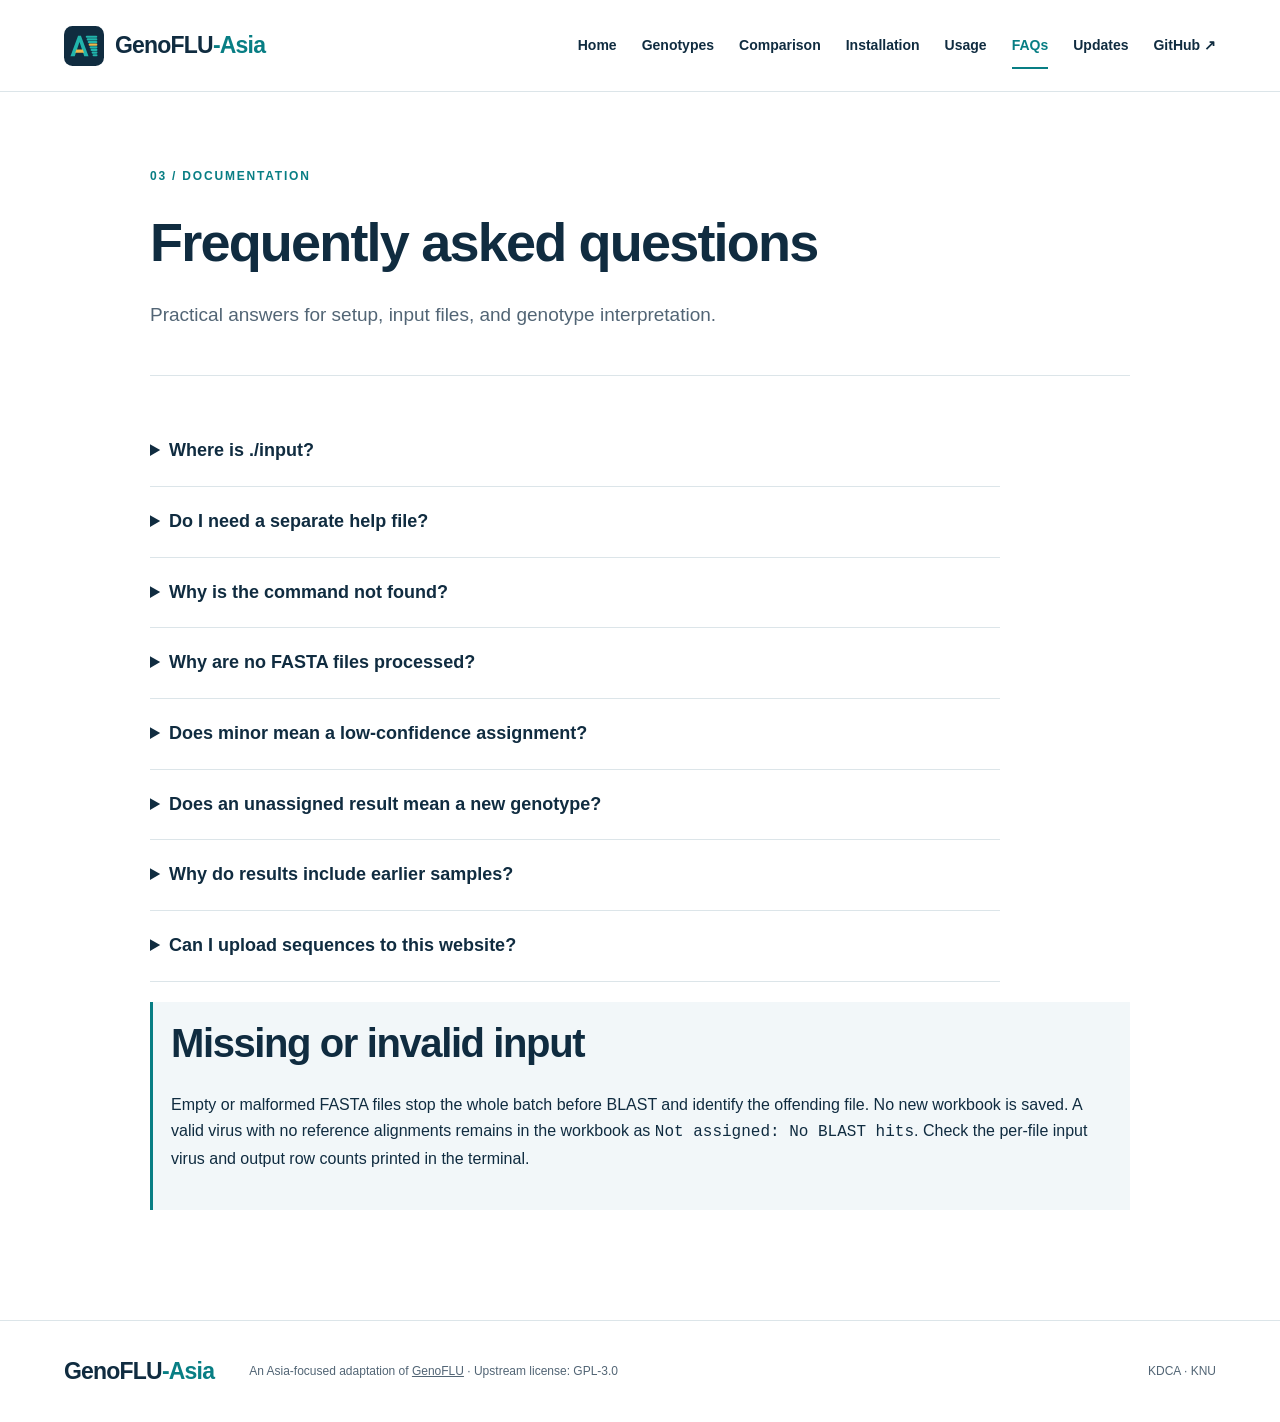
<file: docs/faqs.html>
<!doctype html>
<html lang="en">
<head>
<meta charset="utf-8"><meta name="viewport" content="width=device-width,initial-scale=1">
<title>Frequently Asked Questions | GenoFLU-Asia</title>
<meta name="description" content="Find answers about GenoFLU-Asia input files, genotype assignment, reference sequences and troubleshooting.">
<link rel="icon" type="image/svg+xml" href="assets/genoflu-asia-icon.svg">
<link rel="stylesheet" href="style.css">
<link rel="stylesheet" href="navigation.css?v=20261027">
<link rel="canonical" href="https://kdca-knu-virusresearch.github.io/GenoFLU-Asia/faqs.html">
<link rel="sitemap" type="application/xml" href="sitemap.xml">
<meta property="og:title" content="Frequently Asked Questions | GenoFLU-Asia">
<meta property="og:description" content="Find answers about GenoFLU-Asia input files, genotype assignment, reference sequences and troubleshooting.">
<meta property="og:url" content="https://kdca-knu-virusresearch.github.io/GenoFLU-Asia/faqs.html">
<meta property="og:type" content="website">
<meta property="og:site_name" content="GenoFLU-Asia">
</head>
<body><a class="skip" href="#main">Skip to content</a><header><a class="brand" href="index.html"><img class="brand-icon" src="assets/genoflu-asia-icon.svg" alt="" width="40" height="40">GenoFLU<span class="brandasia">-Asia</span></a><nav aria-label="Main navigation"><a href="index.html">Home</a><a href="genotypes.html">Genotypes</a><a href="comparison.html">Comparison</a><a href="installation.html">Installation</a><a href="usage.html">Usage</a><a href="faqs.html" aria-current="page">FAQs</a><a href="updates.html">Updates</a><a href="https://github.com/KDCA-KNU-VirusResearch/GenoFLU-Asia">GitHub ↗</a></nav></header><main id="main" class="docpage"><div class="docintro"><p class="eyebrow">03 / DOCUMENTATION</p><h1>Frequently asked questions</h1><p>Practical answers for setup, input files, and genotype interpretation.</p></div><div class="docbody faqitems"><details><summary>Where is ./input?</summary><p>It is the input folder inside your current working directory. After cd ~/genoflu_asia_analysis, it means ~/genoflu_asia_analysis/input. This analysis folder is separate from the GenoFLU-Asia program folder. Use pwd to check your location.</p></details><details><summary>Do I need a separate help file?</summary><p>No. genoflu-asia --help is an option built into the command and prints usage instructions without running an analysis.</p></details><details><summary>Why is the command not found?</summary><p>Activate the genoflu-asia Conda environment. If the command has not been registered, run bash install_command.sh from the project folder.</p></details><details><summary>Why are no FASTA files processed?</summary><p>Check the input folder and file extensions. The batch command reads lowercase .fasta files directly inside the folder; it does not search subfolders or read raw FASTQ files.</p></details><details><summary>Does minor mean a low-confidence assignment?</summary><p>No. Minor genotypes are defined entries represented by fewer than three viruses in the study dataset. The label does not indicate a failed analysis.</p></details><details><summary>Does an unassigned result mean a new genotype?</summary><p>Not by itself. Check segment completeness, FASTA IDs, sequence quality, reference identities, and the current genotype definitions.</p></details><details><summary>Why do results include earlier samples?</summary><p>Each run creates a new timestamped workbook and never appends to an earlier workbook. All .fasta files still in input are analyzed again, so move out files you no longer want to analyze. Reuse the same input and output folders; existing Excel files are preserved.</p></details><details><summary>Can I upload sequences to this website?</summary><p>This website provides documentation and usage examples. Run GenoFLU-Asia locally using the Installation and Usage instructions.</p></details></div><section class="notice"><h2>Missing or invalid input</h2><p>Empty or malformed FASTA files stop the whole batch before BLAST and identify the offending file. No new workbook is saved. A valid virus with no reference alignments remains in the workbook as <code>Not assigned: No BLAST hits</code>. Check the per-file input virus and output row counts printed in the terminal.</p></section></main><footer><a class="brand" href="index.html">GenoFLU<span class="brandasia">-Asia</span></a><p>An Asia-focused adaptation of <a href="https://github.com/USDA-VS/GenoFLU">GenoFLU</a> · Upstream license: GPL-3.0</p><span>KDCA · KNU</span></footer><div role="status" aria-live="polite" id="status"></div><script src="app.js"></script></body></html>
</file>
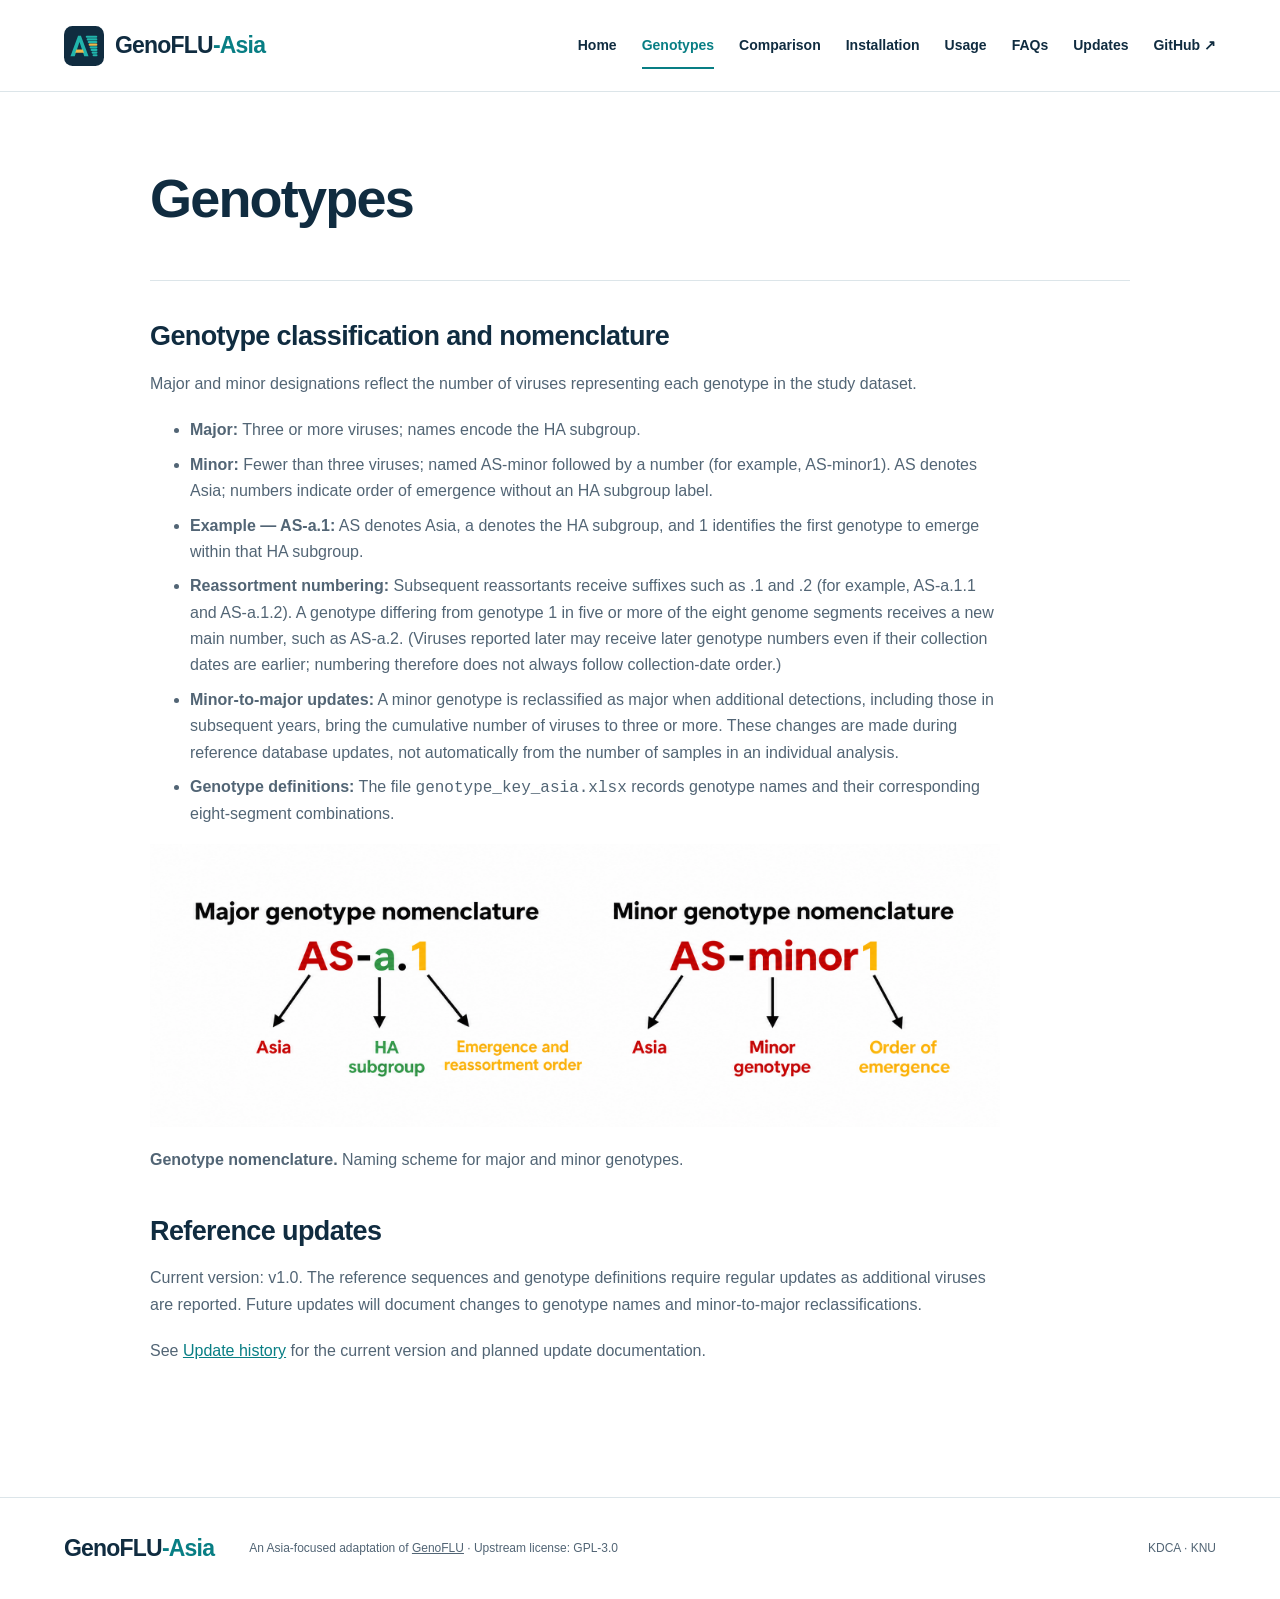
<file: docs/genotypes.html>
<!doctype html>
<html lang="en">
<head>
<meta charset="utf-8"><meta name="viewport" content="width=device-width,initial-scale=1">
<title>Genotype Nomenclature | GenoFLU-Asia</title>
<meta name="description" content="Explore major and minor genotype nomenclature for Asian clade 2.3.4.4b H5 avian influenza viruses with GenoFLU-Asia.">
<link rel="icon" type="image/svg+xml" href="assets/genoflu-asia-icon.svg">
<link rel="stylesheet" href="style.css">
<link rel="stylesheet" href="navigation.css?v=20261027">
<link rel="canonical" href="https://kdca-knu-virusresearch.github.io/GenoFLU-Asia/genotypes.html">
<link rel="sitemap" type="application/xml" href="sitemap.xml">
<meta property="og:title" content="Genotype Nomenclature | GenoFLU-Asia">
<meta property="og:description" content="Explore major and minor genotype nomenclature for Asian clade 2.3.4.4b H5 avian influenza viruses with GenoFLU-Asia.">
<meta property="og:url" content="https://kdca-knu-virusresearch.github.io/GenoFLU-Asia/genotypes.html">
<meta property="og:type" content="website">
<meta property="og:site_name" content="GenoFLU-Asia">
</head>
<body><a class="skip" href="#main">Skip to content</a><header><a class="brand" href="index.html"><img class="brand-icon" src="assets/genoflu-asia-icon.svg" alt="" width="40" height="40">GenoFLU<span class="brandasia">-Asia</span></a><nav aria-label="Main navigation"><a href="index.html">Home</a><a href="genotypes.html" aria-current="page">Genotypes</a><a href="comparison.html">Comparison</a><a href="installation.html">Installation</a><a href="usage.html">Usage</a><a href="faqs.html">FAQs</a><a href="updates.html">Updates</a><a href="https://github.com/KDCA-KNU-VirusResearch/GenoFLU-Asia">GitHub ↗</a></nav></header><main id="main" class="docpage"><div class="docintro"><h1>Genotypes</h1></div><div class="docbody"><section id="genotype-classification-and-nomenclature"><h2>Genotype classification and nomenclature</h2>
<p>Major and minor designations reflect the number of viruses representing each genotype in the study dataset.</p>
<ul><li><strong>Major:</strong> Three or more viruses; names encode the HA subgroup.</li><li><strong>Minor:</strong> Fewer than three viruses; named AS-minor followed by a number (for example, AS-minor1). AS denotes Asia; numbers indicate order of emergence without an HA subgroup label.</li><li><strong>Example — AS-a.1:</strong> AS denotes Asia, a denotes the HA subgroup, and 1 identifies the first genotype to emerge within that HA subgroup.</li><li><strong>Reassortment numbering:</strong> Subsequent reassortants receive suffixes such as .1 and .2 (for example, AS-a.1.1 and AS-a.1.2). A genotype differing from genotype 1 in five or more of the eight genome segments receives a new main number, such as AS-a.2. (Viruses reported later may receive later genotype numbers even if their collection dates are earlier; numbering therefore does not always follow collection-date order.)</li><li><strong>Minor-to-major updates:</strong> A minor genotype is reclassified as major when additional detections, including those in subsequent years, bring the cumulative number of viruses to three or more. These changes are made during reference database updates, not automatically from the number of samples in an individual analysis.</li><li><strong>Genotype definitions:</strong> The file <code>genotype_key_asia.xlsx</code> records genotype names and their corresponding eight-segment combinations.</li></ul>
<p><a href="docs/genotype_nomenclature.png?v=3" target="_blank" rel="noopener"><img loading="lazy" src="docs/genotype_nomenclature.png?v=3" alt="Major and minor genotype nomenclature"></a></p>
<p><strong>Genotype nomenclature.</strong> Naming scheme for major and minor genotypes.</p></section><section id="reference-updates"><h2>Reference updates</h2><p>Current version: v1.0. The reference sequences and genotype definitions require regular updates as additional viruses are reported. Future updates will document changes to genotype names and minor-to-major reclassifications.</p><p>See <a href="updates.html">Update history</a> for the current version and planned update documentation.</p></section></div></main><footer><a class="brand" href="index.html">GenoFLU<span class="brandasia">-Asia</span></a><p>An Asia-focused adaptation of <a href="https://github.com/USDA-VS/GenoFLU">GenoFLU</a> · Upstream license: GPL-3.0</p><span>KDCA · KNU</span></footer><div role="status" aria-live="polite" id="status"></div><script src="app.js"></script></body></html>
</file>
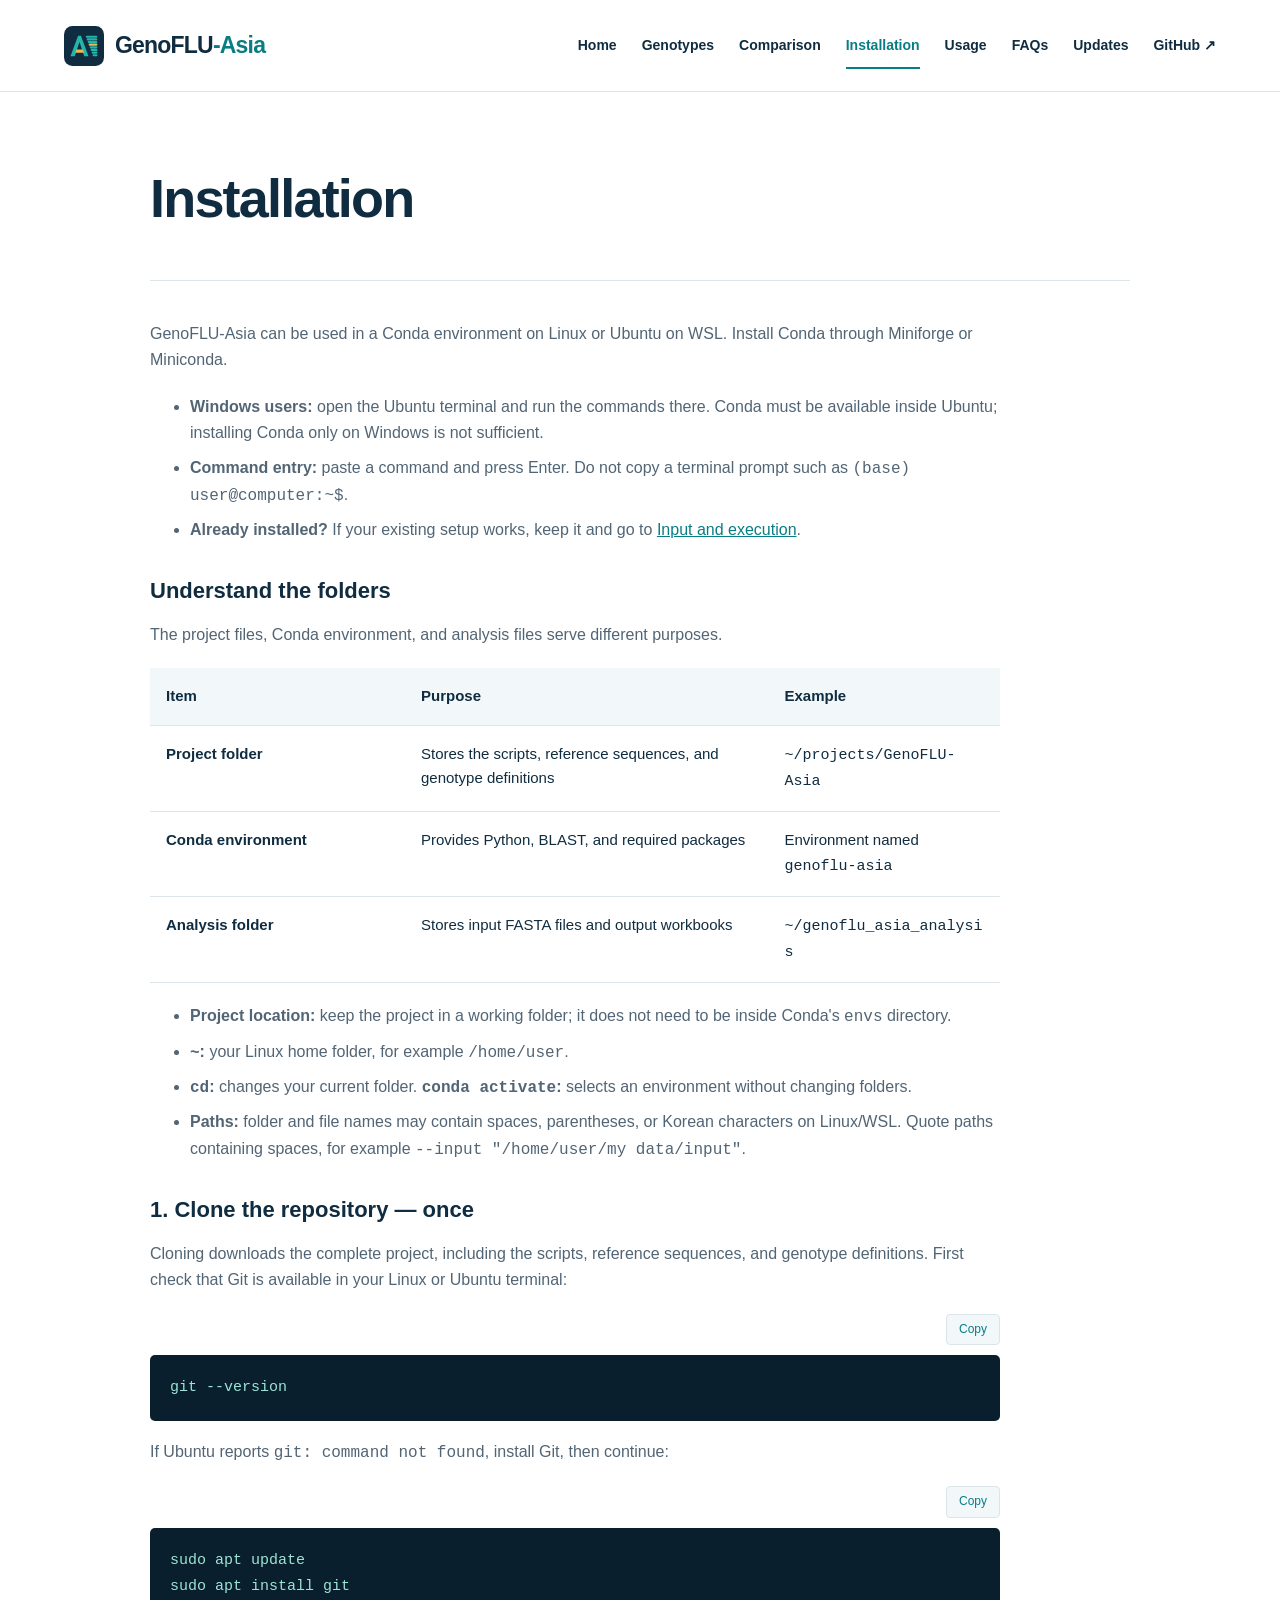
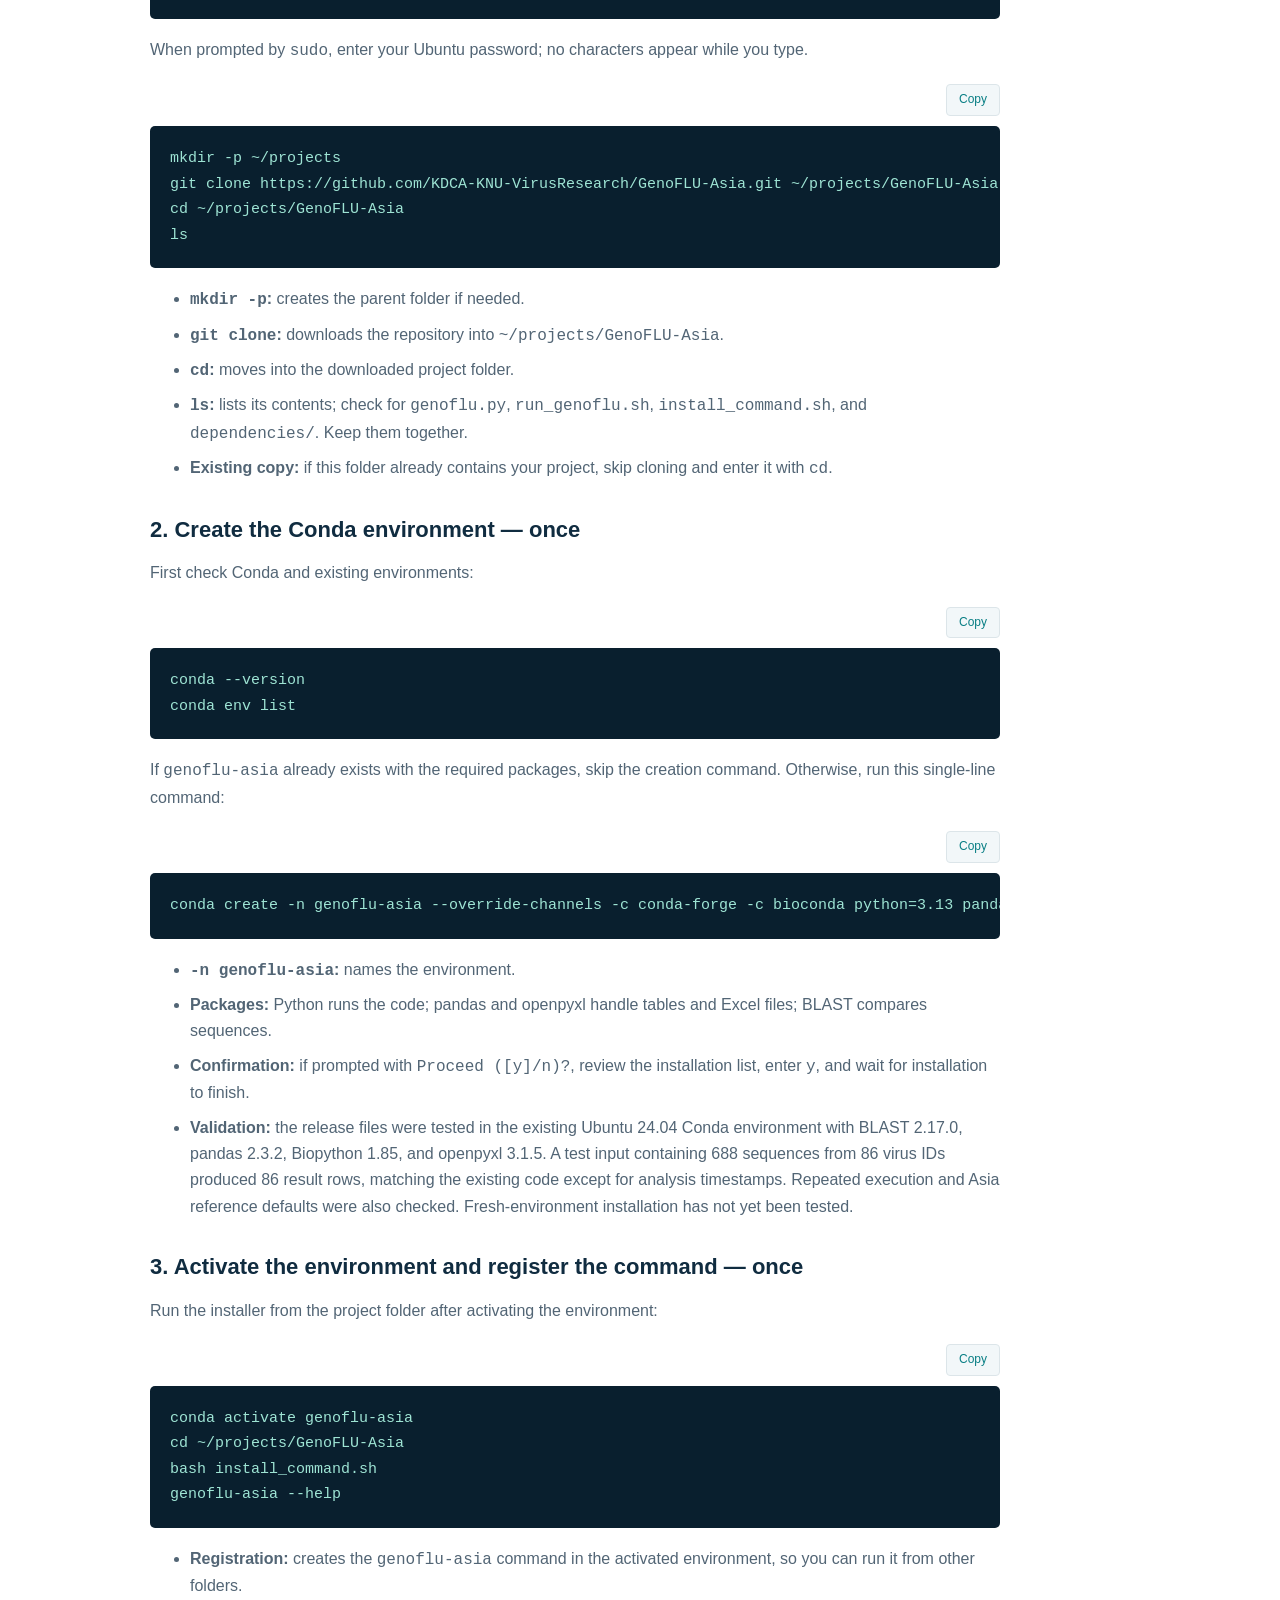
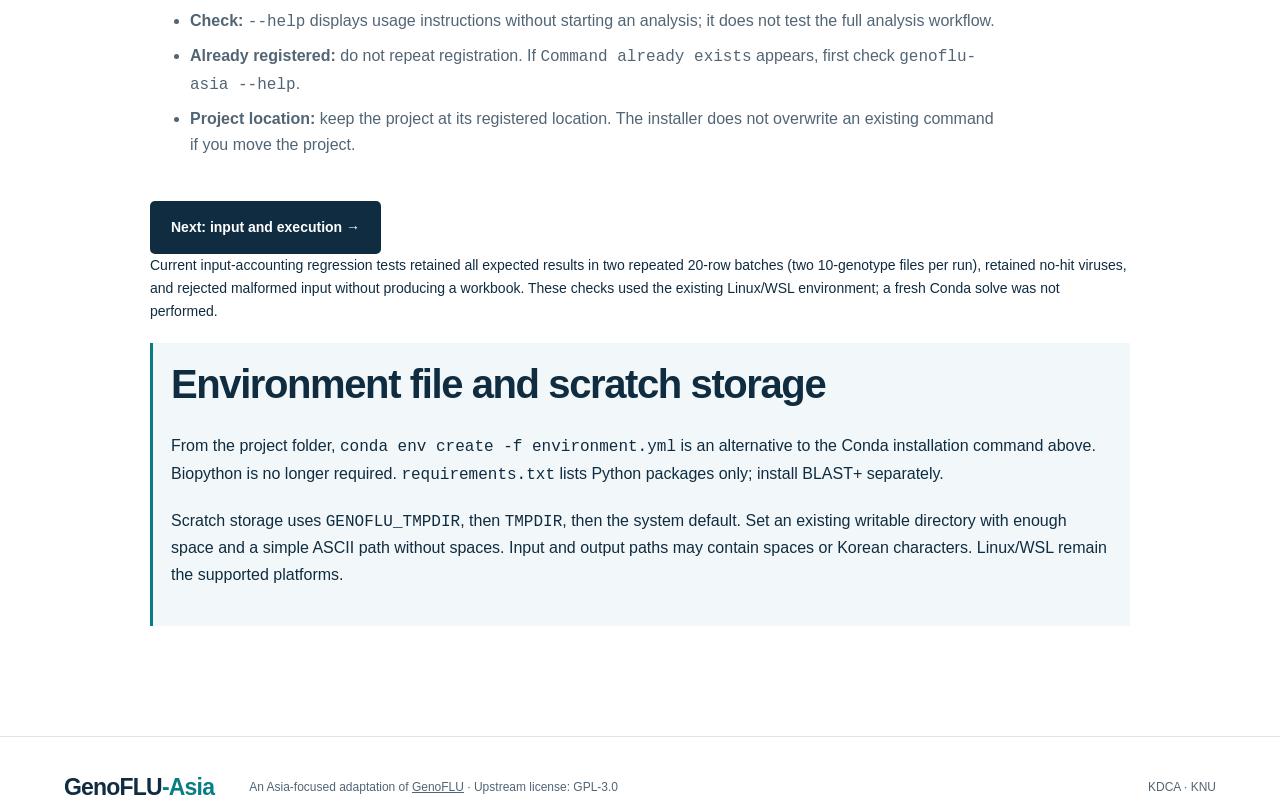
<file: docs/installation.html>
<!doctype html>
<html lang="en">
<head>
<meta charset="utf-8"><meta name="viewport" content="width=device-width,initial-scale=1">
<title>Installation Guide | GenoFLU-Asia</title>
<meta name="description" content="Install GenoFLU-Asia in a Conda environment on Linux or WSL, configure BLAST and Python dependencies, and register the genoflu-asia command.">
<link rel="icon" type="image/svg+xml" href="assets/genoflu-asia-icon.svg">
<link rel="stylesheet" href="style.css">
<link rel="stylesheet" href="navigation.css?v=20261027">
<link rel="canonical" href="https://kdca-knu-virusresearch.github.io/GenoFLU-Asia/installation.html">
<link rel="sitemap" type="application/xml" href="sitemap.xml">
<meta property="og:title" content="Installation Guide | GenoFLU-Asia">
<meta property="og:description" content="Install GenoFLU-Asia in a Conda environment on Linux or WSL, configure BLAST and Python dependencies, and register the genoflu-asia command.">
<meta property="og:url" content="https://kdca-knu-virusresearch.github.io/GenoFLU-Asia/installation.html">
<meta property="og:type" content="website">
<meta property="og:site_name" content="GenoFLU-Asia">
</head>
<body><a class="skip" href="#main">Skip to content</a><header><a class="brand" href="index.html"><img class="brand-icon" src="assets/genoflu-asia-icon.svg" alt="" width="40" height="40">GenoFLU<span class="brandasia">-Asia</span></a><nav aria-label="Main navigation"><a href="index.html">Home</a><a href="genotypes.html">Genotypes</a><a href="comparison.html">Comparison</a><a href="installation.html" aria-current="page">Installation</a><a href="usage.html">Usage</a><a href="faqs.html">FAQs</a><a href="updates.html">Updates</a><a href="https://github.com/KDCA-KNU-VirusResearch/GenoFLU-Asia">GitHub ↗</a></nav></header><main id="main" class="docpage"><div class="docintro"><h1>Installation</h1></div><div class="docbody"><section id="installation">
<p>GenoFLU-Asia can be used in a Conda environment on Linux or Ubuntu on WSL. Install Conda through Miniforge or Miniconda.</p>
<ul><li><strong>Windows users:</strong> open the Ubuntu terminal and run the commands there. Conda must be available inside Ubuntu; installing Conda only on Windows is not sufficient.</li><li><strong>Command entry:</strong> paste a command and press Enter. Do not copy a terminal prompt such as <code>(base) user@computer:~$</code>.</li><li><strong>Already installed?</strong> If your existing setup works, keep it and go to <a href="usage.html#input-and-execution">Input and execution</a>.</li></ul>
<h3 id="understand-the-folders">Understand the folders</h3>
<p>The project files, Conda environment, and analysis files serve different purposes.</p>
<div class="tablewrap"><table><thead><tr><th>Item</th><th>Purpose</th><th>Example</th></tr></thead><tbody><tr><td>Project folder</td><td>Stores the scripts, reference sequences, and genotype definitions</td><td><code>~/projects/GenoFLU-Asia</code></td></tr><tr><td>Conda environment</td><td>Provides Python, BLAST, and required packages</td><td>Environment named <code>genoflu-asia</code></td></tr><tr><td>Analysis folder</td><td>Stores input FASTA files and output workbooks</td><td><code>~/genoflu_asia_analysis</code></td></tr></tbody></table></div>
<ul><li><strong>Project location:</strong> keep the project in a working folder; it does not need to be inside Conda&#x27;s <code>envs</code> directory.</li><li><strong><code>~</code>:</strong> your Linux home folder, for example <code>/home/user</code>.</li><li><strong><code>cd</code>:</strong> changes your current folder. <strong><code>conda activate</code>:</strong> selects an environment without changing folders.</li><li><strong>Paths:</strong> folder and file names may contain spaces, parentheses, or Korean characters on Linux/WSL. Quote paths containing spaces, for example <code>--input &quot;/home/user/my data/input&quot;</code>.</li></ul>
<h3 id="1-clone-the-repository--once">1. Clone the repository — once</h3>
<p>Cloning downloads the complete project, including the scripts, reference sequences, and genotype definitions. First check that Git is available in your Linux or Ubuntu terminal:</p>
<div class="stephead code-actions"><button class="copy" data-copy="command-1">Copy</button></div><pre><code id="command-1">git --version</code></pre>
<p>If Ubuntu reports <code>git: command not found</code>, install Git, then continue:</p>
<div class="stephead code-actions"><button class="copy" data-copy="command-2">Copy</button></div><pre><code id="command-2">sudo apt update
sudo apt install git</code></pre>
<p>When prompted by <code>sudo</code>, enter your Ubuntu password; no characters appear while you type.</p>
<div class="stephead code-actions"><button class="copy" data-copy="command-3">Copy</button></div><pre><code id="command-3">mkdir -p ~/projects
git clone https://github.com/KDCA-KNU-VirusResearch/GenoFLU-Asia.git ~/projects/GenoFLU-Asia
cd ~/projects/GenoFLU-Asia
ls</code></pre>
<ul><li><strong><code>mkdir -p</code>:</strong> creates the parent folder if needed.</li><li><strong><code>git clone</code>:</strong> downloads the repository into <code>~/projects/GenoFLU-Asia</code>.</li><li><strong><code>cd</code>:</strong> moves into the downloaded project folder.</li><li><strong><code>ls</code>:</strong> lists its contents; check for <code>genoflu.py</code>, <code>run_genoflu.sh</code>, <code>install_command.sh</code>, and <code>dependencies/</code>. Keep them together.</li><li><strong>Existing copy:</strong> if this folder already contains your project, skip cloning and enter it with <code>cd</code>.</li></ul>
<h3 id="2-create-the-conda-environment--once">2. Create the Conda environment — once</h3>
<p>First check Conda and existing environments:</p>
<div class="stephead code-actions"><button class="copy" data-copy="command-4">Copy</button></div><pre><code id="command-4">conda --version
conda env list</code></pre>
<p>If <code>genoflu-asia</code> already exists with the required packages, skip the creation command. Otherwise, run this single-line command:</p>
<div class="stephead code-actions"><button class="copy" data-copy="command-5">Copy</button></div><pre><code id="command-5">conda create -n genoflu-asia --override-channels -c conda-forge -c bioconda python=3.13 pandas=2.3.2 openpyxl=3.1.5 blast=2.17.0</code></pre>
<ul><li><strong><code>-n genoflu-asia</code>:</strong> names the environment.</li><li><strong>Packages:</strong> Python runs the code; pandas and openpyxl handle tables and Excel files; BLAST compares sequences.</li><li><strong>Confirmation:</strong> if prompted with <code>Proceed ([y]/n)?</code>, review the installation list, enter <code>y</code>, and wait for installation to finish.</li><li><strong>Validation:</strong> the release files were tested in the existing Ubuntu 24.04 Conda environment with BLAST 2.17.0, pandas 2.3.2, Biopython 1.85, and openpyxl 3.1.5. A test input containing 688 sequences from 86 virus IDs produced 86 result rows, matching the existing code except for analysis timestamps. Repeated execution and Asia reference defaults were also checked. Fresh-environment installation has not yet been tested.</li></ul>
<h3 id="3-activate-the-environment-and-register-the-command--once">3. Activate the environment and register the command — once</h3>
<p>Run the installer from the project folder after activating the environment:</p>
<div class="stephead code-actions"><button class="copy" data-copy="command-6">Copy</button></div><pre><code id="command-6">conda activate genoflu-asia
cd ~/projects/GenoFLU-Asia
bash install_command.sh
genoflu-asia --help</code></pre>
<ul><li><strong>Registration:</strong> creates the <code>genoflu-asia</code> command in the activated environment, so you can run it from other folders.</li><li><strong>Check:</strong> <code>--help</code> displays usage instructions without starting an analysis; it does not test the full analysis workflow.</li><li><strong>Already registered:</strong> do not repeat registration. If <code>Command already exists</code> appears, first check <code>genoflu-asia --help</code>.</li><li><strong>Project location:</strong> keep the project at its registered location. The installer does not overwrite an existing command if you move the project.</li></ul></section><a class="button primary" href="usage.html">Next: input and execution →</a></div><p class="smallnote">Current input-accounting regression tests retained all expected results in two repeated 20-row batches (two 10-genotype files per run), retained no-hit viruses, and rejected malformed input without producing a workbook. These checks used the existing Linux/WSL environment; a fresh Conda solve was not performed.</p><section class="notice"><h2>Environment file and scratch storage</h2><p>From the project folder, <code>conda env create -f environment.yml</code> is an alternative to the Conda installation command above. Biopython is no longer required. <code>requirements.txt</code> lists Python packages only; install BLAST+ separately.</p><p>Scratch storage uses <code>GENOFLU_TMPDIR</code>, then <code>TMPDIR</code>, then the system default. Set an existing writable directory with enough space and a simple ASCII path without spaces. Input and output paths may contain spaces or Korean characters. Linux/WSL remain the supported platforms.</p></section></main><footer><a class="brand" href="index.html">GenoFLU<span class="brandasia">-Asia</span></a><p>An Asia-focused adaptation of <a href="https://github.com/USDA-VS/GenoFLU">GenoFLU</a> · Upstream license: GPL-3.0</p><span>KDCA · KNU</span></footer><div role="status" aria-live="polite" id="status"></div><script src="app.js"></script></body></html>
</file>
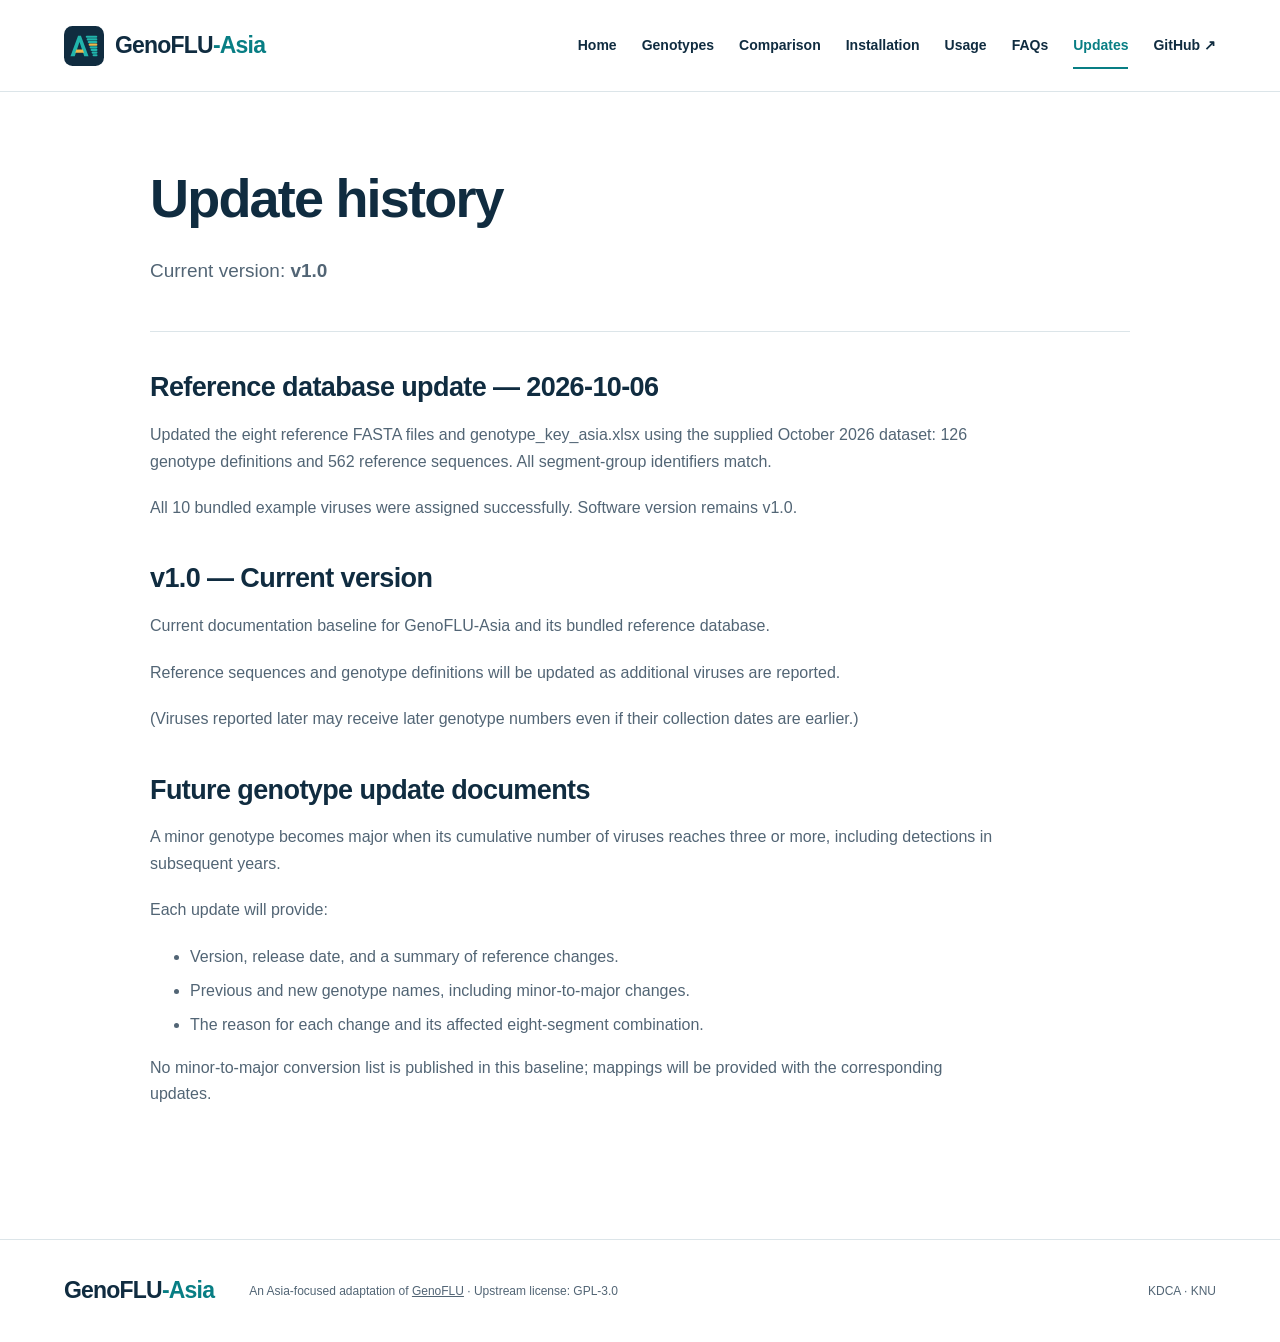
<file: docs/updates.html>
<!doctype html>
<html lang="en">
<head>
<meta charset="utf-8"><meta name="viewport" content="width=device-width,initial-scale=1">
<title>Update History | GenoFLU-Asia</title>
<meta name="description" content="Read updates to the GenoFLU-Asia reference database and genotype nomenclature.">
<link rel="icon" type="image/svg+xml" href="assets/genoflu-asia-icon.svg">
<link rel="stylesheet" href="style.css">
<link rel="stylesheet" href="navigation.css?v=20261027">
<link rel="canonical" href="https://kdca-knu-virusresearch.github.io/GenoFLU-Asia/updates.html">
<link rel="sitemap" type="application/xml" href="sitemap.xml">
<meta property="og:title" content="Update History | GenoFLU-Asia">
<meta property="og:description" content="Read updates to the GenoFLU-Asia reference database and genotype nomenclature.">
<meta property="og:url" content="https://kdca-knu-virusresearch.github.io/GenoFLU-Asia/updates.html">
<meta property="og:type" content="website">
<meta property="og:site_name" content="GenoFLU-Asia">
</head>
<body><a class="skip" href="#main">Skip to content</a><header><a class="brand" href="index.html"><img class="brand-icon" src="assets/genoflu-asia-icon.svg" alt="" width="40" height="40">GenoFLU<span class="brandasia">-Asia</span></a><nav aria-label="Main navigation"><a href="index.html">Home</a><a href="genotypes.html">Genotypes</a><a href="comparison.html">Comparison</a><a href="installation.html">Installation</a><a href="usage.html">Usage</a><a href="faqs.html">FAQs</a><a href="updates.html" aria-current="page">Updates</a><a href="https://github.com/KDCA-KNU-VirusResearch/GenoFLU-Asia">GitHub ↗</a></nav></header><main id="main" class="docpage"><div class="docintro"><h1>Update history</h1><p>Current version: <strong>v1.0</strong></p></div><div class="docbody"><section><h2>Reference database update — 2026-10-06</h2><p>Updated the eight reference FASTA files and genotype_key_asia.xlsx using the supplied October 2026 dataset: 126 genotype definitions and 562 reference sequences. All segment-group identifiers match.</p><p>All 10 bundled example viruses were assigned successfully. Software version remains v1.0.</p></section><section><h2>v1.0 — Current version</h2><p>Current documentation baseline for GenoFLU-Asia and its bundled reference database.</p><p>Reference sequences and genotype definitions will be updated as additional viruses are reported.</p><p>(Viruses reported later may receive later genotype numbers even if their collection dates are earlier.)</p></section><section><h2>Future genotype update documents</h2><p>A minor genotype becomes major when its cumulative number of viruses reaches three or more, including detections in subsequent years.</p><p>Each update will provide:</p><ul><li>Version, release date, and a summary of reference changes.</li><li>Previous and new genotype names, including minor-to-major changes.</li><li>The reason for each change and its affected eight-segment combination.</li></ul><p>No minor-to-major conversion list is published in this baseline; mappings will be provided with the corresponding updates.</p></section></div></main><footer><a class="brand" href="index.html">GenoFLU<span class="brandasia">-Asia</span></a><p>An Asia-focused adaptation of <a href="https://github.com/USDA-VS/GenoFLU">GenoFLU</a> · Upstream license: GPL-3.0</p><span>KDCA · KNU</span></footer><div role="status" aria-live="polite" id="status"></div><script src="app.js"></script></body></html>
</file>
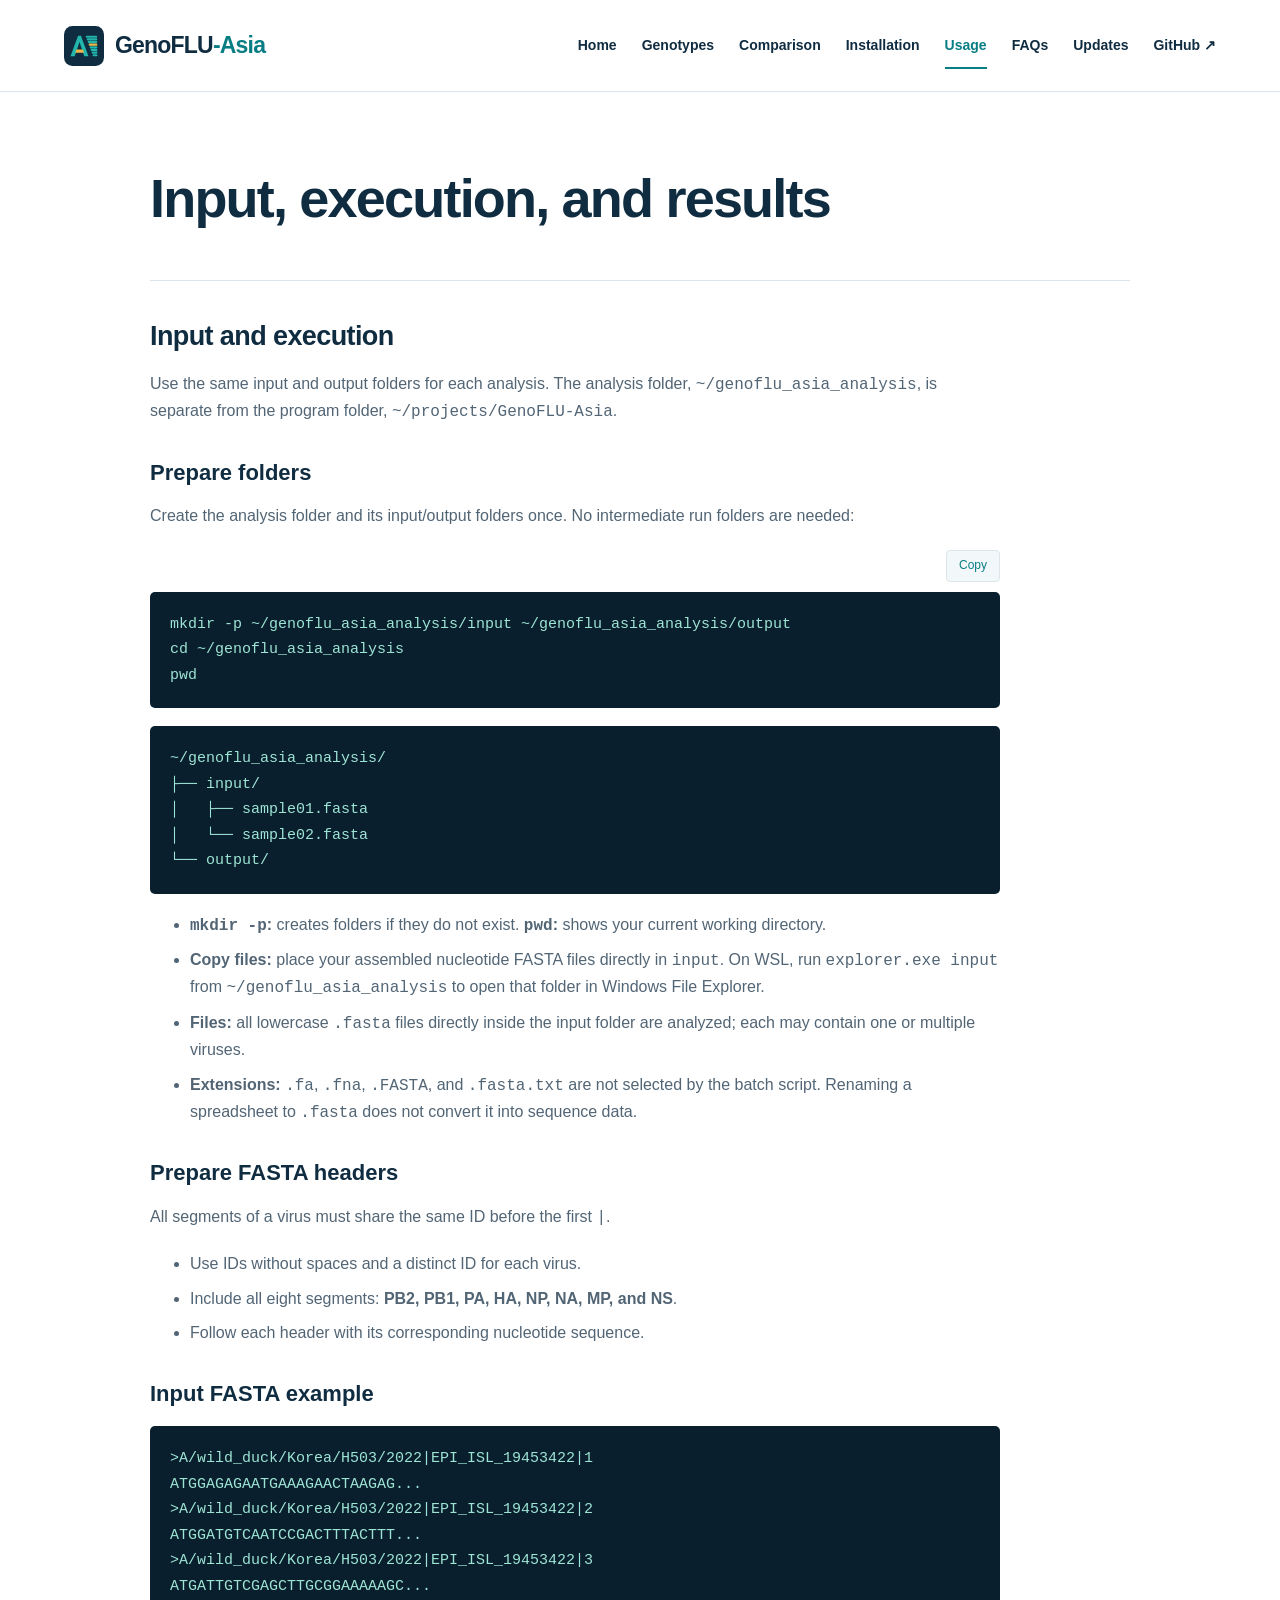
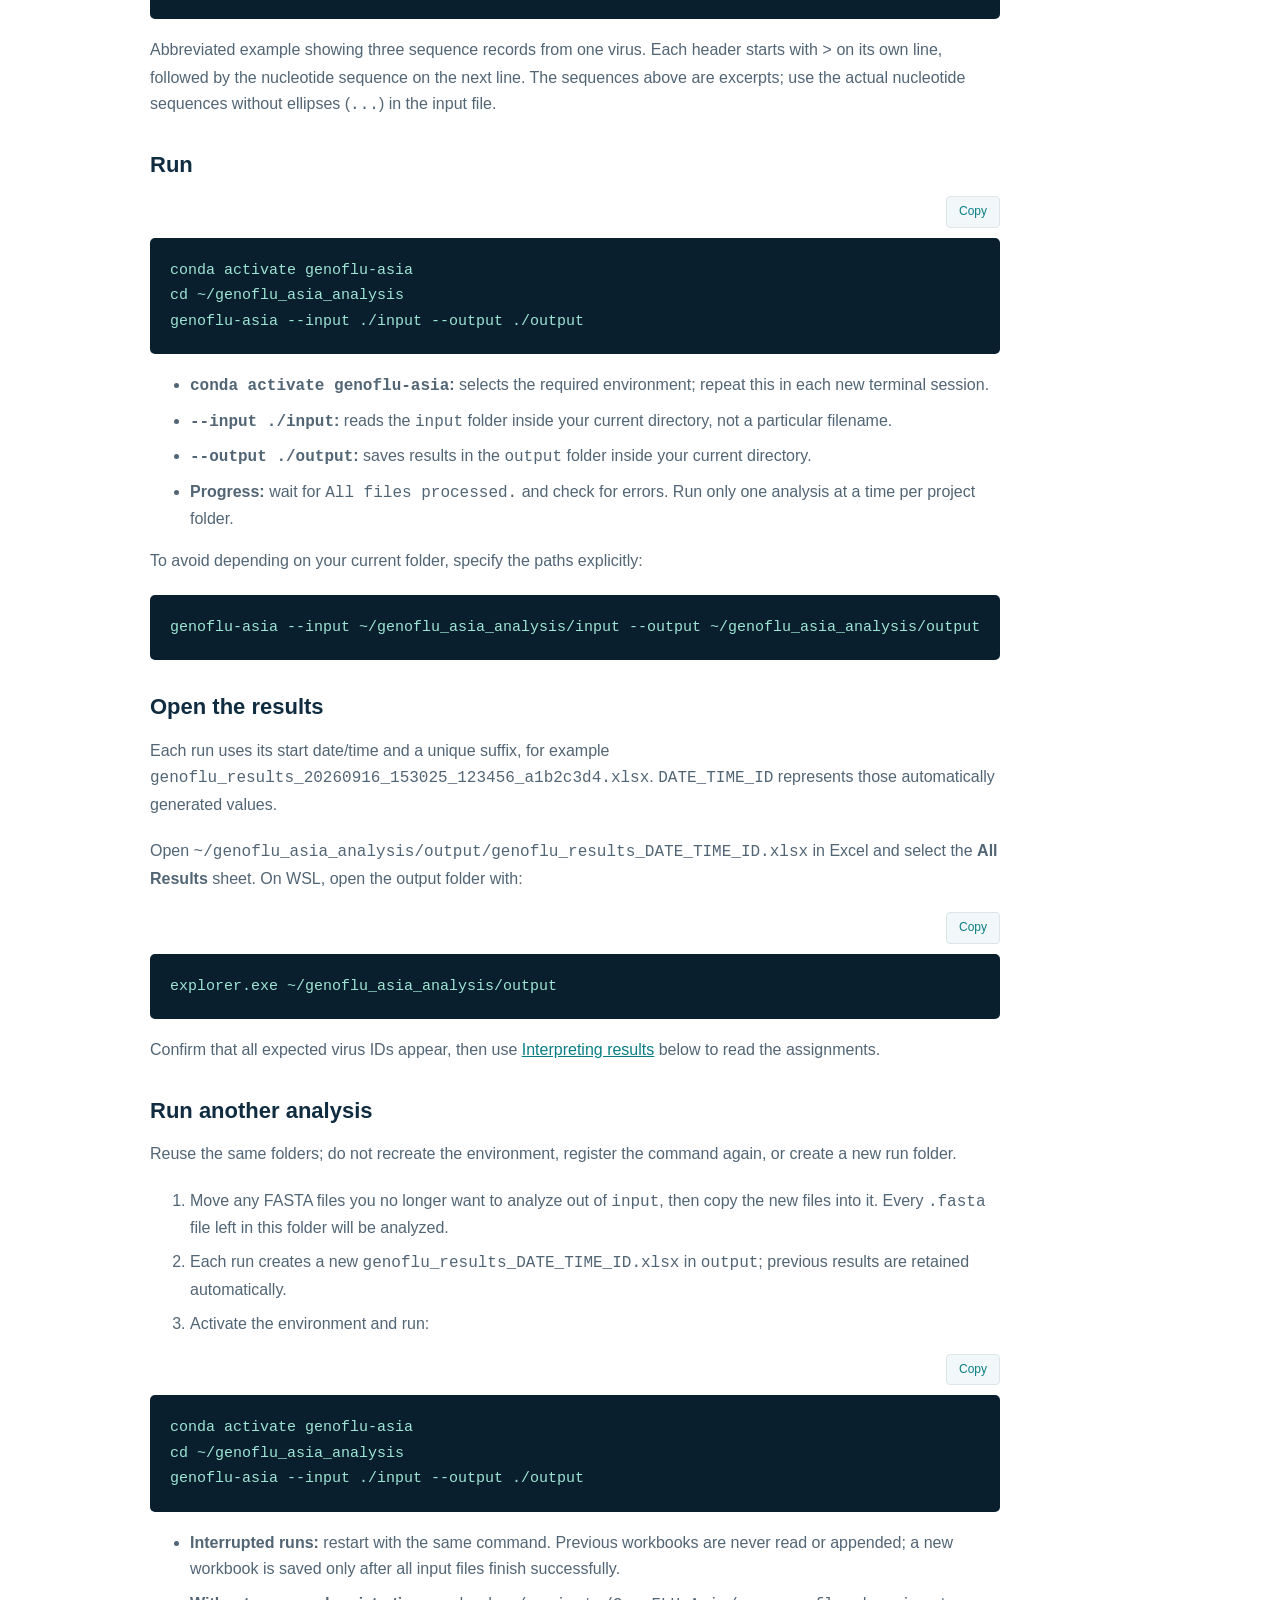
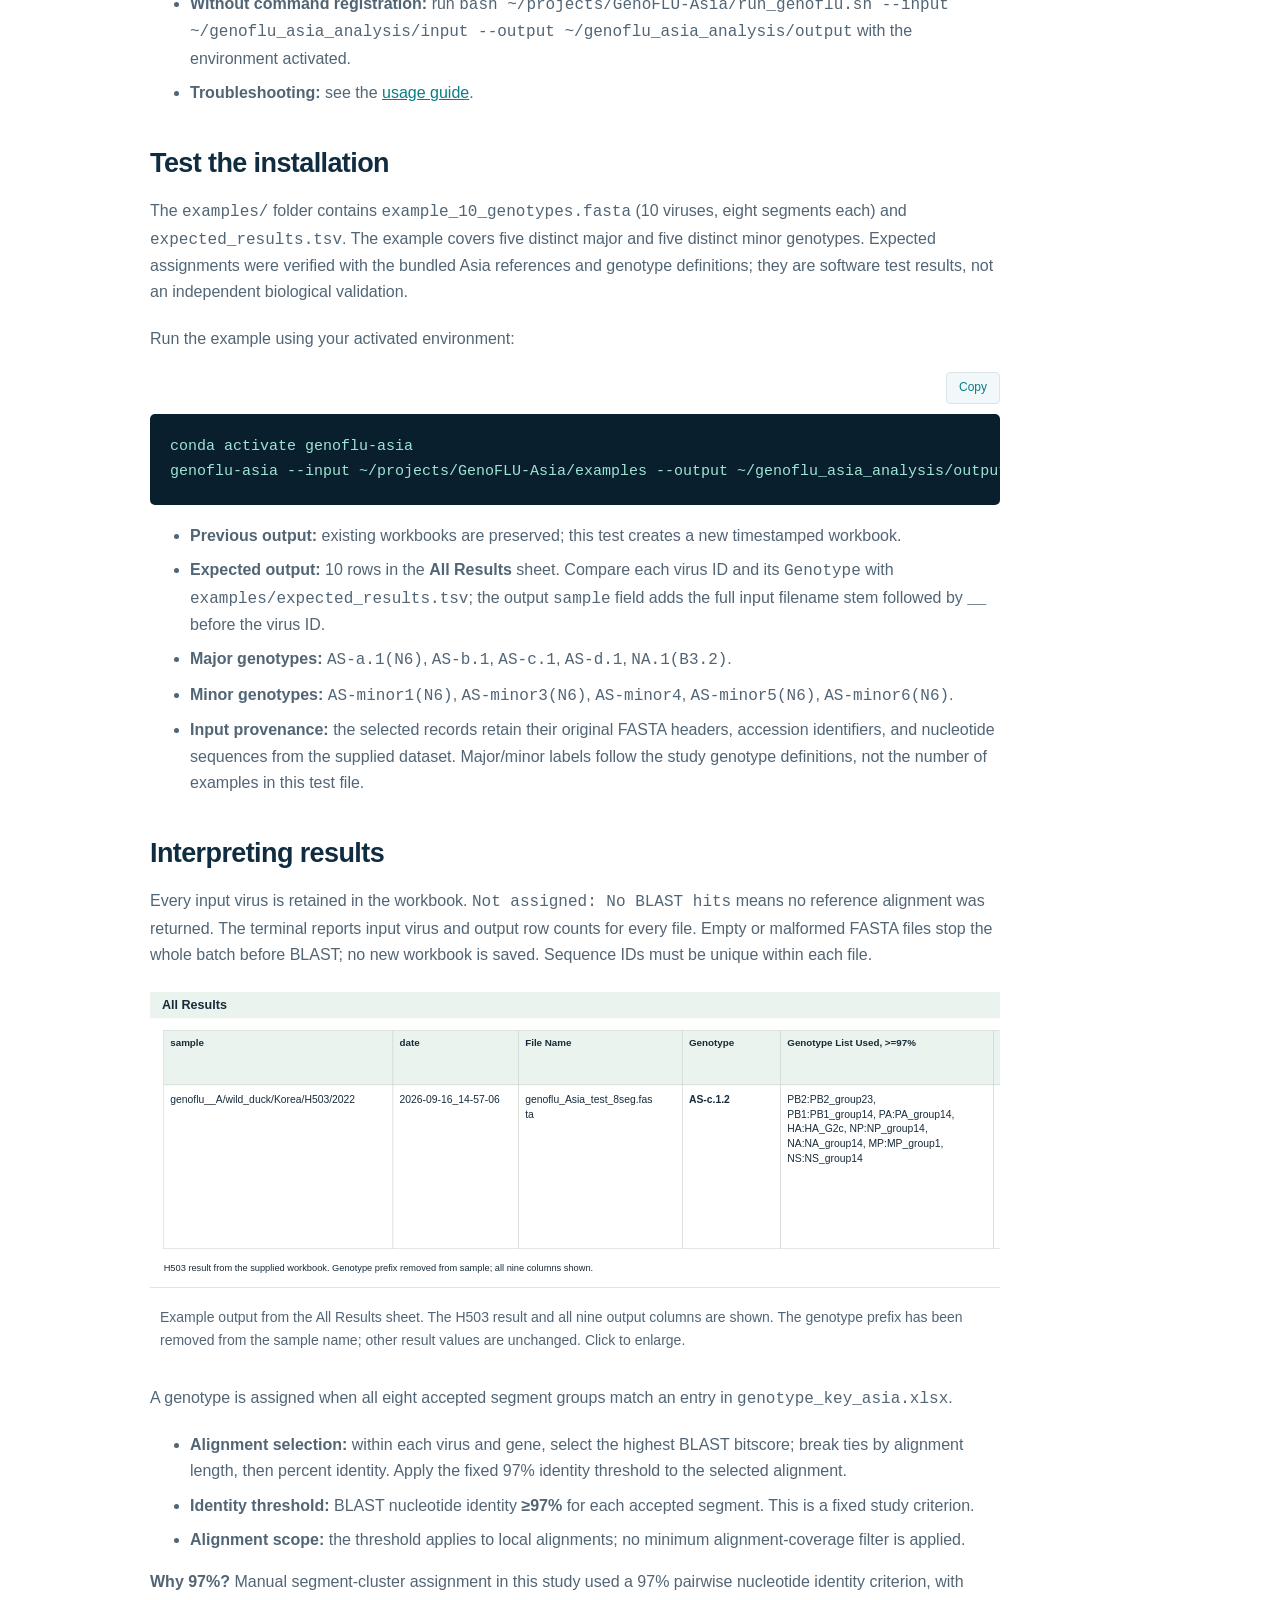
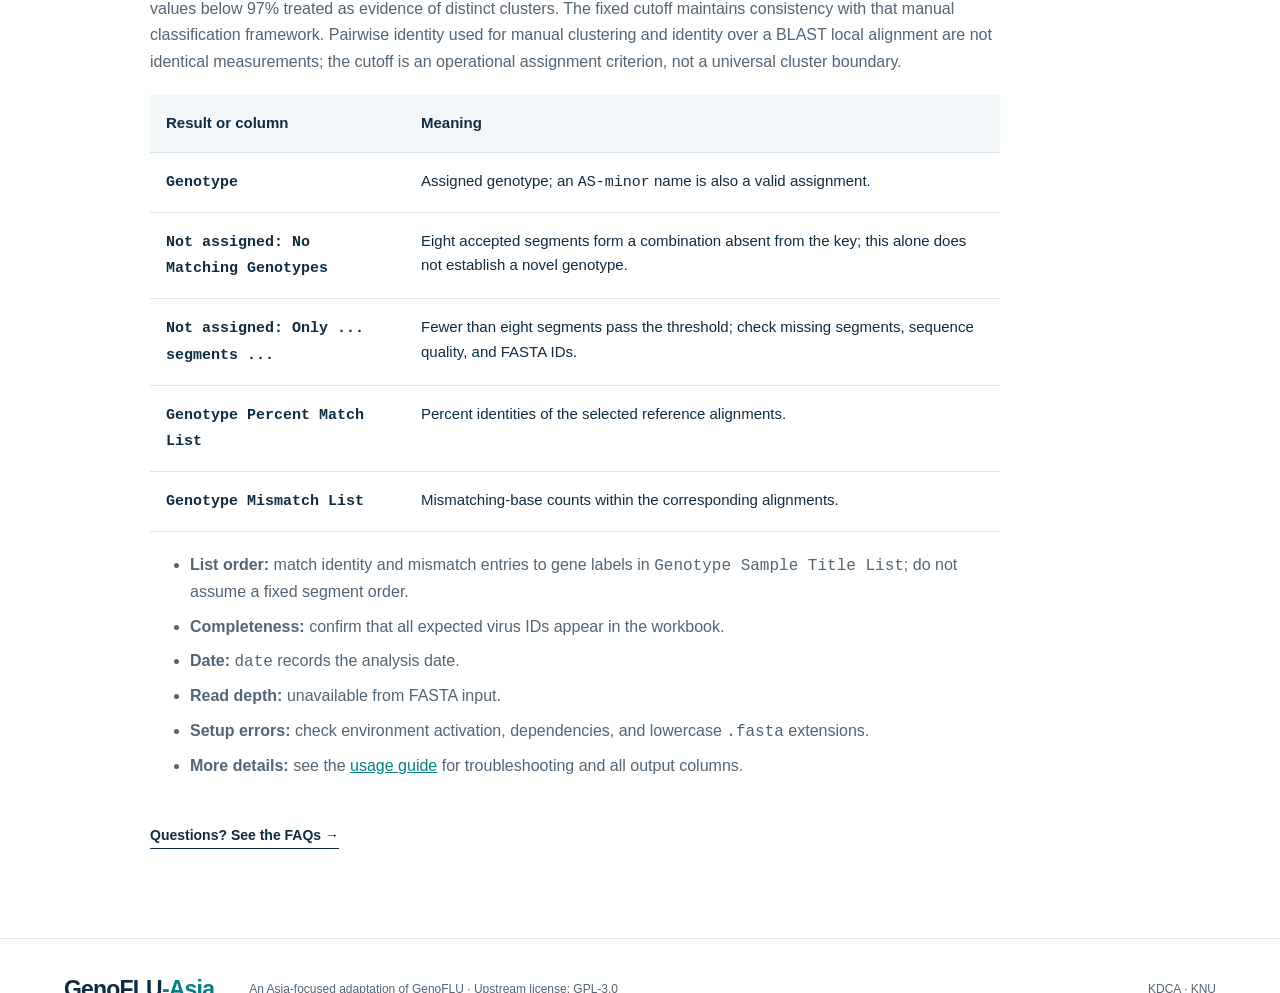
<file: docs/usage.html>
<!doctype html>
<html lang="en">
<head>
<meta charset="utf-8"><meta name="viewport" content="width=device-width,initial-scale=1">
<title>Usage and Example Data | GenoFLU-Asia</title>
<meta name="description" content="Run GenoFLU-Asia with FASTA input, try the bundled example data, and interpret genotype assignments in the output Excel workbook.">
<link rel="icon" type="image/svg+xml" href="assets/genoflu-asia-icon.svg">
<link rel="stylesheet" href="style.css">
<link rel="stylesheet" href="navigation.css?v=20261027">
<link rel="canonical" href="https://kdca-knu-virusresearch.github.io/GenoFLU-Asia/usage.html">
<link rel="sitemap" type="application/xml" href="sitemap.xml">
<meta property="og:title" content="Usage and Example Data | GenoFLU-Asia">
<meta property="og:description" content="Run GenoFLU-Asia with FASTA input, try the bundled example data, and interpret genotype assignments in the output Excel workbook.">
<meta property="og:url" content="https://kdca-knu-virusresearch.github.io/GenoFLU-Asia/usage.html">
<meta property="og:type" content="website">
<meta property="og:site_name" content="GenoFLU-Asia">
</head>
<body><a class="skip" href="#main">Skip to content</a><header><a class="brand" href="index.html"><img class="brand-icon" src="assets/genoflu-asia-icon.svg" alt="" width="40" height="40">GenoFLU<span class="brandasia">-Asia</span></a><nav aria-label="Main navigation"><a href="index.html">Home</a><a href="genotypes.html">Genotypes</a><a href="comparison.html">Comparison</a><a href="installation.html">Installation</a><a href="usage.html" aria-current="page">Usage</a><a href="faqs.html">FAQs</a><a href="updates.html">Updates</a><a href="https://github.com/KDCA-KNU-VirusResearch/GenoFLU-Asia">GitHub ↗</a></nav></header><main id="main" class="docpage"><div class="docintro"><h1>Input, execution, and results</h1></div><div class="docbody"><section id="input-and-execution"><h2>Input and execution</h2>
<p>Use the same input and output folders for each analysis. The analysis folder, <code>~/genoflu_asia_analysis</code>, is separate from the program folder, <code>~/projects/GenoFLU-Asia</code>.</p>
<h3 id="prepare-folders">Prepare folders</h3>
<p>Create the analysis folder and its input/output folders once. No intermediate run folders are needed:</p>
<div class="stephead code-actions"><button class="copy" data-copy="command-1">Copy</button></div><pre><code id="command-1">mkdir -p ~/genoflu_asia_analysis/input ~/genoflu_asia_analysis/output
cd ~/genoflu_asia_analysis
pwd</code></pre>
<pre><code>~/genoflu_asia_analysis/
├── input/
│   ├── sample01.fasta
│   └── sample02.fasta
└── output/</code></pre>
<ul><li><strong><code>mkdir -p</code>:</strong> creates folders if they do not exist. <strong><code>pwd</code>:</strong> shows your current working directory.</li><li><strong>Copy files:</strong> place your assembled nucleotide FASTA files directly in <code>input</code>. On WSL, run <code>explorer.exe input</code> from <code>~/genoflu_asia_analysis</code> to open that folder in Windows File Explorer.</li><li><strong>Files:</strong> all lowercase <code>.fasta</code> files directly inside the input folder are analyzed; each may contain one or multiple viruses.</li><li><strong>Extensions:</strong> <code>.fa</code>, <code>.fna</code>, <code>.FASTA</code>, and <code>.fasta.txt</code> are not selected by the batch script. Renaming a spreadsheet to <code>.fasta</code> does not convert it into sequence data.</li></ul>
<h3 id="prepare-fasta-headers">Prepare FASTA headers</h3>
<p>All segments of a virus must share the same ID before the first <code>|</code>.</p>
<ul><li>Use IDs without spaces and a distinct ID for each virus.</li><li>Include all eight segments: <strong>PB2, PB1, PA, HA, NP, NA, MP, and NS</strong>.</li><li>Follow each header with its corresponding nucleotide sequence.</li></ul>
<h3>Input FASTA example</h3>
<pre><code>&gt;A/wild_duck/Korea/H503/2022|EPI_ISL_19453422|1
ATGGAGAGAATGAAAGAACTAAGAG...
&gt;A/wild_duck/Korea/H503/2022|EPI_ISL_19453422|2
ATGGATGTCAATCCGACTTTACTTT...
&gt;A/wild_duck/Korea/H503/2022|EPI_ISL_19453422|3
ATGATTGTCGAGCTTGCGGAAAAAGC...</code></pre>
<p>Abbreviated example showing three sequence records from one virus. Each header starts with <code>&gt;</code> on its own line, followed by the nucleotide sequence on the next line. The sequences above are excerpts; use the actual nucleotide sequences without ellipses (<code>...</code>) in the input file.</p>
<h3 id="run">Run</h3>
<div class="stephead code-actions"><button class="copy" data-copy="command-2">Copy</button></div><pre><code id="command-2">conda activate genoflu-asia
cd ~/genoflu_asia_analysis
genoflu-asia --input ./input --output ./output</code></pre>
<ul><li><strong><code>conda activate genoflu-asia</code>:</strong> selects the required environment; repeat this in each new terminal session.</li><li><strong><code>--input ./input</code>:</strong> reads the <code>input</code> folder inside your current directory, not a particular filename.</li><li><strong><code>--output ./output</code>:</strong> saves results in the <code>output</code> folder inside your current directory.</li><li><strong>Progress:</strong> wait for <code>All files processed.</code> and check for errors. Run only one analysis at a time per project folder.</li></ul>
<p>To avoid depending on your current folder, specify the paths explicitly:</p>
<pre><code>genoflu-asia --input ~/genoflu_asia_analysis/input --output ~/genoflu_asia_analysis/output</code></pre>
<h3 id="open-the-results">Open the results</h3>
<p>Each run uses its start date/time and a unique suffix, for example <code>genoflu_results_20260916_153025_123456_a1b2c3d4.xlsx</code>. <code>DATE_TIME_ID</code> represents those automatically generated values.</p>
<p>Open <code>~/genoflu_asia_analysis/output/genoflu_results_DATE_TIME_ID.xlsx</code> in Excel and select the <strong>All Results</strong> sheet. On WSL, open the output folder with:</p>
<div class="stephead code-actions"><button class="copy" data-copy="command-3">Copy</button></div><pre><code id="command-3">explorer.exe ~/genoflu_asia_analysis/output</code></pre>
<p>Confirm that all expected virus IDs appear, then use <a href="usage.html#interpreting-results">Interpreting results</a> below to read the assignments.</p>
<h3 id="run-another-analysis">Run another analysis</h3>
<p>Reuse the same folders; do not recreate the environment, register the command again, or create a new run folder.</p>
<ol><li>Move any FASTA files you no longer want to analyze out of <code>input</code>, then copy the new files into it. Every <code>.fasta</code> file left in this folder will be analyzed.</li><li>Each run creates a new <code>genoflu_results_DATE_TIME_ID.xlsx</code> in <code>output</code>; previous results are retained automatically.</li><li>Activate the environment and run:</li></ol>
<div class="stephead code-actions"><button class="copy" data-copy="command-4">Copy</button></div><pre><code id="command-4">conda activate genoflu-asia
cd ~/genoflu_asia_analysis
genoflu-asia --input ./input --output ./output</code></pre>
<ul><li><strong>Interrupted runs:</strong> restart with the same command. Previous workbooks are never read or appended; a new workbook is saved only after all input files finish successfully.</li><li><strong>Without command registration:</strong> run <code>bash ~/projects/GenoFLU-Asia/run_genoflu.sh --input ~/genoflu_asia_analysis/input --output ~/genoflu_asia_analysis/output</code> with the environment activated.</li><li><strong>Troubleshooting:</strong> see the <a href="docs/usage_guide.md">usage guide</a>.</li></ul></section><section id="test-the-installation"><h2>Test the installation</h2>
<p>The <code>examples/</code> folder contains <code>example_10_genotypes.fasta</code> (10 viruses, eight segments each) and <code>expected_results.tsv</code>. The example covers five distinct major and five distinct minor genotypes. Expected assignments were verified with the bundled Asia references and genotype definitions; they are software test results, not an independent biological validation.</p>
<p>Run the example using your activated environment:</p>
<div class="stephead code-actions"><button class="copy" data-copy="command-5">Copy</button></div><pre><code id="command-5">conda activate genoflu-asia
genoflu-asia --input ~/projects/GenoFLU-Asia/examples --output ~/genoflu_asia_analysis/output</code></pre>
<ul><li><strong>Previous output:</strong> existing workbooks are preserved; this test creates a new timestamped workbook.</li><li><strong>Expected output:</strong> 10 rows in the <strong>All Results</strong> sheet. Compare each virus ID and its <code>Genotype</code> with <code>examples/expected_results.tsv</code>; the output <code>sample</code> field adds the full input filename stem followed by <code>__</code> before the virus ID.</li><li><strong>Major genotypes:</strong> <code>AS-a.1(N6)</code>, <code>AS-b.1</code>, <code>AS-c.1</code>, <code>AS-d.1</code>, <code>NA.1(B3.2)</code>.</li><li><strong>Minor genotypes:</strong> <code>AS-minor1(N6)</code>, <code>AS-minor3(N6)</code>, <code>AS-minor4</code>, <code>AS-minor5(N6)</code>, <code>AS-minor6(N6)</code>.</li><li><strong>Input provenance:</strong> the selected records retain their original FASTA headers, accession identifiers, and nucleotide sequences from the supplied dataset. Major/minor labels follow the study genotype definitions, not the number of examples in this test file.</li></ul></section><section id="interpreting-results"><h2>Interpreting results</h2><p>Every input virus is retained in the workbook. <code>Not assigned: No BLAST hits</code> means no reference alignment was returned. The terminal reports input virus and output row counts for every file. Empty or malformed FASTA files stop the whole batch before BLAST; no new workbook is saved. Sequence IDs must be unique within each file.</p><figure style="margin:24px 0"><div style="overflow-x:auto"><a href="docs/output_workbook_example.svg?v=4" target="_blank" rel="noopener"><img style="min-width:1600px" src="docs/output_workbook_example.svg?v=4" alt="Output workbook preview showing the H503 result and all nine columns" loading="lazy"></a></div><figcaption class="smallnote">Example output from the All Results sheet. The H503 result and all nine output columns are shown. The genotype prefix has been removed from the sample name; other result values are unchanged. Click to enlarge.</figcaption></figure>
<p>A genotype is assigned when all eight accepted segment groups match an entry in <code>genotype_key_asia.xlsx</code>.</p>
<ul><li><strong>Alignment selection:</strong> within each virus and gene, select the highest BLAST bitscore; break ties by alignment length, then percent identity. Apply the fixed 97% identity threshold to the selected alignment.</li><li><strong>Identity threshold:</strong> BLAST nucleotide identity <strong>≥97%</strong> for each accepted segment. This is a fixed study criterion.</li><li><strong>Alignment scope:</strong> the threshold applies to local alignments; no minimum alignment-coverage filter is applied.</li></ul>
<p><strong>Why 97%?</strong> Manual segment-cluster assignment in this study used a 97% pairwise nucleotide identity criterion, with values below 97% treated as evidence of distinct clusters. The fixed cutoff maintains consistency with that manual classification framework. Pairwise identity used for manual clustering and identity over a BLAST local alignment are not identical measurements; the cutoff is an operational assignment criterion, not a universal cluster boundary.</p>
<div class="tablewrap"><table><thead><tr><th>Result or column</th><th>Meaning</th></tr></thead><tbody><tr><td><code>Genotype</code></td><td>Assigned genotype; an <code>AS-minor</code> name is also a valid assignment.</td></tr><tr><td><code>Not assigned: No Matching Genotypes</code></td><td>Eight accepted segments form a combination absent from the key; this alone does not establish a novel genotype.</td></tr><tr><td><code>Not assigned: Only ... segments ...</code></td><td>Fewer than eight segments pass the threshold; check missing segments, sequence quality, and FASTA IDs.</td></tr><tr><td><code>Genotype Percent Match List</code></td><td>Percent identities of the selected reference alignments.</td></tr><tr><td><code>Genotype Mismatch List</code></td><td>Mismatching-base counts within the corresponding alignments.</td></tr></tbody></table></div>
<ul><li><strong>List order:</strong> match identity and mismatch entries to gene labels in <code>Genotype Sample Title List</code>; do not assume a fixed segment order.</li><li><strong>Completeness:</strong> confirm that all expected virus IDs appear in the workbook.</li><li><strong>Date:</strong> <code>date</code> records the analysis date.</li><li><strong>Read depth:</strong> unavailable from FASTA input.</li><li><strong>Setup errors:</strong> check environment activation, dependencies, and lowercase <code>.fasta</code> extensions.</li><li><strong>More details:</strong> see the <a href="docs/usage_guide.md">usage guide</a> for troubleshooting and all output columns.</li></ul></section><a class="textlink" href="faqs.html">Questions? See the FAQs →</a></div></main><footer><a class="brand" href="index.html">GenoFLU<span class="brandasia">-Asia</span></a><p>An Asia-focused adaptation of <a href="https://github.com/USDA-VS/GenoFLU">GenoFLU</a> · Upstream license: GPL-3.0</p><span>KDCA · KNU</span></footer><div role="status" aria-live="polite" id="status"></div><script src="app.js"></script></body></html>
</file>
<file: docs/style.css>
:root{--navy:#102c40;--teal:#087e84;--mint:#63d9c3;--gray:#526575;--line:#dce5e9;--light:#f2f7f9}*{box-sizing:border-box}html{scroll-behavior:smooth;scroll-padding-top:100px}body{margin:0;color:var(--navy);font:16px/1.65 Arial,Helvetica,sans-serif}a{color:inherit;text-decoration:none}button{font:inherit;cursor:pointer}button,a{-webkit-tap-highlight-color:transparent}a:focus-visible,button:focus-visible{outline:3px solid #e69d24;outline-offset:5px}header{height:92px;max-width:1440px;padding:0 64px;margin:auto;display:flex;align-items:center;justify-content:space-between;border-bottom:1px solid var(--line)}.brand{display:inline-flex;align-items:center;font-size:23px;font-weight:750;letter-spacing:-.8px}.brandasia{color:var(--teal)}.brandmark{background:var(--navy);color:var(--mint);border-radius:8px;padding:0 10px;font-size:27px;margin-right:10px}nav{display:flex;align-items:center;gap:32px;font-size:14px;font-weight:bold}.navbutton{border:1px solid var(--line);padding:9px 17px;border-radius:5px}.hero{max-width:1440px;margin:auto;padding:84px 64px 74px;display:grid;grid-template-columns:1.3fr 1fr;gap:65px;align-items:center}.eyebrow{font-size:12px;font-weight:bold;letter-spacing:1.8px;color:var(--teal);margin:0 0 24px}.line{display:inline-block;width:28px;height:2px;background:var(--teal);vertical-align:middle;margin-right:10px}h1{font-size:clamp(42px,4.65vw,68px);line-height:1.09;letter-spacing:-2.8px;margin:0 0 26px;font-weight:650}h1 em{color:var(--teal);font-style:normal}p{margin:0 0 20px}.intro{max-width:455px;font-size:19px;color:var(--gray);line-height:1.6}.actions{display:flex;align-items:center;gap:24px;flex-wrap:wrap;margin-top:32px}.button{padding:15px 21px;border-radius:5px;display:inline-flex;gap:26px;align-items:center;font-size:14px;font-weight:bold}.primary{background:var(--navy);color:white}.primary:hover{background:var(--teal)}.textlink{font-size:14px;font-weight:bold;border-bottom:1px solid currentColor;padding-bottom:5px}.scope{display:flex;gap:18px;flex-wrap:wrap;font-size:12px;color:var(--gray);margin-top:42px}.herofigure{border-radius:12px;padding:27px 32px;background:var(--navy);color:#dcecf2;box-shadow:0 24px 60px #15364618;overflow:hidden}.figuretop{display:flex;justify-content:space-between;font-size:10px;letter-spacing:1.6px;border-bottom:1px solid #ffffff25;padding-bottom:18px;gap:10px}.diagramlabel{font-size:14px;margin:26px 0 0;color:#b6cfda}.segments{display:flex;gap:14px;height:208px;align-items:end;justify-content:center;margin:0 0 20px}.segments div{display:flex;flex-direction:column;align-items:center;gap:12px;font-size:12px;color:#b9d5dd}.segments i{display:block;width:21px;height:var(--h);background:var(--c);border-radius:14px}.diagramflow{border-top:1px solid #ffffff25;border-bottom:1px solid #ffffff25;font-size:10px;letter-spacing:1.2px;padding:17px 0;display:flex;justify-content:space-between;gap:8px}.diagramflow span{color:var(--mint)}.example{display:flex;align-items:center;justify-content:space-between;margin:16px 0}.example span{font-size:13px;color:#b6cfda}.example strong{font-size:40px;letter-spacing:-1px;color:white}.example b{color:var(--mint)}.example em{font-style:normal;color:#f0b84a}.diagramnote{font-size:12px;color:#a9c2cd;margin:0}.collaboration{background:var(--light);border-block:1px solid var(--line);display:flex;align-items:center;gap:48px;padding:26px max(64px,calc((100vw - 1312px)/2));}.collaboration>span{font-size:11px;letter-spacing:1.4px;min-width:185px;color:var(--teal);font-weight:bold}.collaboration p{font-size:14px;max-width:760px;margin:0;color:var(--gray)}.section{max-width:1440px;padding:92px 64px;margin:auto}.overview{display:grid;grid-template-columns:1fr 1.1fr;gap:95px}h2{font-size:40px;line-height:1.18;letter-spacing:-1.4px;font-weight:600;margin:0 0 25px}.overviewtext p{color:var(--gray)}.distribution{max-width:1312px;margin:0 auto;background:var(--light);border:1px solid var(--line);border-radius:10px;padding:42px}.sectionheading{display:flex;justify-content:space-between;gap:50px;align-items:end}.sectionheading>p{max-width:340px;color:var(--gray);font-size:15px}.tabs{display:flex;gap:28px;margin:20px 0 0;border-bottom:1px solid var(--line)}.tabs button{color:var(--gray);border:0;background:none;padding:18px 0;font-size:14px;font-weight:bold}.tabs [aria-selected=true]{color:var(--teal);box-shadow:0 2px var(--teal)}.figurepanel{background:white;margin-top:25px;border-radius:5px;padding:15px}.figurepanel[hidden]{display:none}figure{margin:0}img{max-width:100%;height:auto;display:block}figcaption{padding:18px 10px 8px;border-top:1px solid var(--line);font-size:13px;color:var(--gray);display:flex;gap:20px;justify-content:space-between}figcaption a{white-space:nowrap;text-decoration:underline}.names{display:grid;grid-template-columns:1fr 1fr;gap:35px 80px}.names>div>p:not(.eyebrow){color:var(--gray);max-width:400px}.namerules article{display:flex;gap:28px;padding:25px 0;border-bottom:1px solid var(--line)}.namerules article:first-child{padding-top:0}.rulecount{font-size:42px;line-height:1.3;color:var(--teal);min-width:66px}.namerules h3{margin:0 0 5px;font-size:18px}.namerules p{font-size:15px;color:var(--gray);margin:0}.nameimage{grid-column:1/-1;border:1px solid var(--line);border-radius:8px;overflow:hidden;padding:15px}.start{background:var(--navy);color:white;display:grid;grid-template-columns:.8fr 1.2fr;gap:100px;padding:80px max(64px,calc((100vw - 1312px)/2));}.start .eyebrow{color:var(--mint)}.startintro>p:not(.eyebrow){color:#bdd1db;max-width:330px}.startintro .textlink{color:var(--mint)}.startintro .releasenote{font-size:13px;margin-top:32px}.steps article{border-top:1px solid #ffffff26;padding:23px 0 17px}.steps article:first-child{padding-top:0;border-top:0}.stephead{display:flex;align-items:center;justify-content:space-between;gap:15px}.steps h3{font-size:17px;margin:0 0 14px}.steps h3 span{color:var(--mint);font:13px monospace;margin-right:15px}.copy{background:#ffffff10;border:1px solid #ffffff35;border-radius:4px;color:white;font-size:12px;padding:5px 12px}.copy:hover{background:#ffffff25}pre{background:#091f2e;padding:20px;border-radius:5px;overflow:auto;margin:10px 0 12px;font-size:14px;line-height:1.7;color:#9ee4d4}code{font-family:Consolas,monospace}.steps p{color:#bed0da;font-size:14px;margin:0}.steps p code{overflow-wrap:anywhere}.result{padding-bottom:0!important}footer{max-width:1440px;padding:32px 64px;display:flex;align-items:center;gap:35px;margin:auto}footer p{font-size:12px;color:var(--gray);margin:0;flex:1}footer p a{text-decoration:underline}footer>span{font-size:12px;color:var(--gray)}#status{position:fixed;right:25px;bottom:25px;background:var(--teal);color:white;border-radius:5px;padding:0}#status:not(:empty){padding:12px 20px}.skip{position:absolute;left:20px;top:-90px;background:white;padding:10px;z-index:10}.skip:focus{top:10px}@media(max-width:1050px){header{padding:0 30px}.hero{padding:60px 30px;gap:30px}h1{font-size:48px}.segments{gap:10px}.herofigure{padding:25px}.section{padding:65px 30px;gap:40px}.distribution{margin:0 25px;padding:25px}.collaboration{padding:24px 30px;gap:25px}.start{padding:60px 30px;gap:45px}footer{padding:30px}.scope{gap:8px}.figuretop{font-size:9px}}@media(max-width:720px){header{height:76px;padding:0 20px}.brand{font-size:20px}nav{gap:16px}nav>a:not(.navbutton){display:none}.hero{grid-template-columns:1fr;padding:45px 22px;gap:40px}h1{font-size:46px;letter-spacing:-1.8px}.herofigure{max-width:500px;width:100%;margin:auto}.scope{margin-top:26px}.collaboration{display:block;padding:23px}.collaboration>span{display:block;margin-bottom:10px}.section{padding:55px 22px;grid-template-columns:1fr;gap:20px}h2{font-size:34px}.distribution{margin:0 12px;padding:22px 12px}.sectionheading{display:block}.sectionheading>p{max-width:none}.tabs{gap:20px}.tabs button{font-size:13px;text-align:left}.figurepanel{padding:5px}.figurepanel img{min-height:0}figcaption{display:block;font-size:12px}figcaption a{display:inline-block;margin-top:10px}.nameimage{padding:0}.start{grid-template-columns:1fr;padding:50px 22px;gap:35px}.startintro>p:not(.eyebrow){max-width:none}footer{flex-wrap:wrap;padding:25px 22px;gap:15px}footer p{flex-basis:100%;order:3}.segments{gap:17px}.segments i{width:20px}.diagramflow{font-size:9px}.nameimage img{min-width:0}pre{font-size:12px}.actions{gap:20px}.rulecount{font-size:36px}}@media(prefers-reduced-motion:reduce){html{scroll-behavior:auto}}
/* Four vector-sharp constellation examples with vertically ordered segments. */
.hero{grid-template-columns:1.05fr 1.15fr;gap:40px}.herofigure{padding:28px 24px}.constellations{display:grid;grid-template-columns:repeat(4,minmax(0,1fr));gap:12px;padding:27px 0 30px}.constellation{min-width:0}.hagroup{font-size:12px;color:#b9d5dd;letter-spacing:1px}.constellation h3{font-size:19px;letter-spacing:-.6px;margin:4px 0 22px;color:white;white-space:nowrap}.verticalsegments{display:grid;gap:12px}.segmentrow{display:grid;grid-template-columns:25px 1fr;gap:6px;align-items:center;height:17px}.segmentrow span{font-size:10px;color:#c0d7e2}.segmentrow i{display:block;width:min(var(--bar),100%);height:9px;background:var(--c);border-radius:1px}.diagramnote{margin-top:14px}.names{padding-top:30px}.distribution{margin-bottom:85px}.tabs{flex-wrap:wrap;gap:12px 28px}.timeline-scroll{overflow-x:auto;background:#000;border-radius:4px}.timeline-scroll img{width:2679px;min-width:1800px;max-width:none;height:auto}.timeline-scroll:focus-visible{outline:3px solid var(--teal);outline-offset:4px}
@media(max-width:1050px){.hero{grid-template-columns:1fr;max-width:800px}.herofigure{width:100%}.constellation h3{font-size:22px}.segmentrow{grid-template-columns:32px 1fr;gap:12px}.segmentrow span{font-size:12px}.segmentrow i{height:10px}.constellations{gap:25px}.herofigure .diagramflow{justify-content:center;gap:24px}}
@media(max-width:720px){.herofigure{max-width:none;padding:22px 18px}.constellations{gap:12px}.constellation h3{font-size:17px}.segmentrow{grid-template-columns:24px 1fr;gap:5px}.segmentrow span{font-size:10px}.segmentrow i{height:8px}.verticalsegments{gap:11px}.names{padding-top:10px}.tabs{gap:8px 16px}.tabs button{padding:12px 0}.timeline-scroll img{min-width:1800px}.distribution{margin-bottom:50px}}
@media(max-width:390px){.constellations{grid-template-columns:repeat(2,minmax(0,1fr));gap:25px}.constellation h3{font-size:21px}.segmentrow{grid-template-columns:30px 1fr}.segmentrow span{font-size:12px}}
.timeline-scroll img{width:100%;min-width:0;max-width:100%}.timeline-scroll.is-zoomed img{width:2679px;min-width:2679px;max-width:none}.timeline-controls{display:flex;justify-content:flex-end;padding:8px 0 15px}.timeline-controls button{font-size:14px;padding:8px 14px;color:var(--teal);border:1px solid var(--line);border-radius:4px;background:white}
.timeline-scroll{background:#fff}.timeline-scroll.is-zoomed img{width:5891px;min-width:5891px;max-width:none}
header nav a[aria-current=page]{color:var(--teal);box-shadow:0 2px var(--teal);padding-block:10px}header nav{gap:25px}header nav>a{display:inline-block!important}.docpage{max-width:1080px;margin:auto;padding:75px 50px 90px;min-height:75vh}.docintro{border-bottom:1px solid var(--line);padding-bottom:25px;margin-bottom:40px}.docintro h1{font-size:54px;line-height:1.15;letter-spacing:-1.8px}.docintro>p:last-child{font-size:19px;color:var(--gray)}.docbody{max-width:850px}.docbody section{margin:0 0 42px}.docbody h2{font-size:27px;letter-spacing:-.6px;margin-bottom:18px}.docbody p{color:var(--gray)}.docbody p a{text-decoration:underline;color:var(--teal)}.docbody .copy{color:var(--teal);border-color:var(--line);background:var(--light)}.docbody .stephead h2{margin-bottom:0}.docbody pre{font-size:15px;margin-block:18px;line-height:1.7}.docbody code{overflow-wrap:anywhere}.notice{background:var(--light);border-left:3px solid var(--teal);padding:18px;margin-block:20px}.smallnote{font-size:14px}.tablewrap{overflow:auto;margin-bottom:20px}table{border-collapse:collapse;width:100%;font-size:15px}th,td{text-align:left;padding:16px;border-bottom:1px solid var(--line);vertical-align:top}th{background:var(--light)}td:first-child{font-weight:bold;width:30%}.faqitems details{border-bottom:1px solid var(--line);padding:20px 0}.faqitems summary{font-size:18px;font-weight:bold;cursor:pointer}.faqitems details p{margin:15px 0 0;padding-left:22px}.faqitems summary:focus-visible{outline:3px solid var(--teal)}body:has(.names) .names{padding-top:65px}footer{border-top:1px solid var(--line)}
@media(max-width:720px){header{height:auto;min-height:76px;flex-wrap:wrap;padding-block:14px;gap:15px}header nav{width:100%;gap:22px;overflow-x:auto;font-size:14px;padding-bottom:4px;white-space:nowrap}.docpage{padding:42px 22px 60px}.docintro h1{font-size:39px}.docintro>p:last-child{font-size:17px}.docbody pre{font-size:13px}.docbody h2{font-size:24px}.docbody .stephead{gap:10px}th,td{padding:12px}body:has(.names) .names{padding-top:40px}}
.brand-icon{display:inline-block;width:40px;height:40px;margin-right:11px;flex-shrink:0}header .brand{white-space:nowrap}
.brand-icon.primary-map{width:49px;height:40px;object-fit:contain}.segmentrow i{border-radius:999px}
.primary-wordmark{display:block;width:230px;height:auto;max-height:86px;object-fit:contain}@media(max-width:720px){.primary-wordmark{width:210px;max-height:76px}}
.hero-brand{margin:0 0 28px;line-height:1}.hero-brand img{display:block;width:100%;height:auto}.hero .herocopy{min-width:0}@media(max-width:720px){.hero-brand{margin:0 -10px 25px}.hero-brand img{width:100%}}
.docbody h3{font-size:22px;line-height:1.35;margin:32px 0 16px}.docbody li{margin-bottom:8px;color:var(--gray)}.docbody li a{text-decoration:underline;color:var(--teal)}.docbody .code-actions{justify-content:flex-end;margin-bottom:-8px}.reference-docs{min-height:0;padding-top:30px;padding-bottom:40px}

.hero.hero-single{display:block;max-width:1440px}.hero-single .herocopy{width:100%;max-width:1120px;margin-inline:auto}.hero-single .intro{max-width:640px}

.hero-single .hero-brand{margin:0 0 28px}

.hero.hero-institutions{display:grid;grid-template-columns:minmax(0,1.4fr) minmax(0,1fr);gap:64px;max-width:1440px;align-items:center}
.hero-institutions .hero-brand{margin:0 0 28px}.hero-institutions .intro{max-width:600px}
.institution-panel{border-left:1px solid var(--line);padding:16px 0 16px 38px}.institution-panel>.eyebrow{margin-bottom:28px}
.institution{display:flex;align-items:center;gap:22px;padding:24px 0}.institution+.institution{border-top:1px solid var(--line);margin-top:12px;padding-top:32px}
.knu-institution>img{width:82px;height:82px;object-fit:contain;flex-shrink:0}.institution h2{font-size:20px;line-height:1.35;letter-spacing:-.3px;margin:0 0 10px}.institution p{font-size:14px;line-height:1.65;color:var(--gray);margin:0}.institution p strong{font-weight:600}
.kdca-signature{width:82px;height:82px;object-fit:contain;flex-shrink:0}
@media(max-width:1050px){.hero.hero-institutions{grid-template-columns:1fr;max-width:850px;gap:36px}.institution-panel{border-left:0;border-top:1px solid var(--line);padding:28px 0 0}.institution-panel>.eyebrow{margin-bottom:10px}}
@media(max-width:720px){.institution h2{font-size:18px}.knu-institution>img,.kdca-signature{width:64px;height:64px}.institution{gap:18px}}

/* Homepage: modest institutional credits below the page content. */
.hero.hero-home{display:block;max-width:1000px}.hero-home .hero-brand{max-width:700px;margin:0 0 28px}.hero-home .intro{max-width:640px}
footer.home-footer{flex-wrap:wrap}footer.home-footer .footer-institutions{order:4;flex-basis:100%;display:grid;grid-template-columns:repeat(2,minmax(0,1fr));gap:24px;max-width:680px;margin:12px auto 0;padding-top:20px;border-top:1px solid var(--line)}
.footer-institution{display:flex;align-items:center;gap:10px;min-width:0;font-size:12px;line-height:1.5;color:var(--gray)}.footer-institution img{width:36px;height:36px;object-fit:contain;flex-shrink:0}
@media(max-width:720px){footer.home-footer .footer-institutions{gap:16px}.footer-institution{font-size:11px;gap:8px}.footer-institution img{width:30px;height:30px}}
.hero-home .github-button{border:1px solid var(--teal);color:var(--teal);background:white}.hero-home .github-button:hover{background:var(--teal);color:white}
</file>
<file: docs/navigation.css>
/* Keep the expanded documentation navigation usable on smaller screens. */
@media(max-width:1150px){header{height:auto;min-height:92px;flex-wrap:wrap;gap:16px;padding-top:18px;padding-bottom:18px}header nav{width:100%;overflow-x:auto;white-space:nowrap;padding-bottom:5px;gap:22px;flex-shrink:0}header nav>a{flex-shrink:0}}
</file>
<file: docs/comparison.css>
.comparison-page{max-width:1280px}.comparison-note{font-size:14px;color:var(--gray);max-width:950px}.comparison-controls{display:flex;gap:20px;margin:28px 0 14px}.comparison-controls label{display:flex;flex-direction:column;gap:6px;font-weight:bold}.comparison-controls label:first-child{flex:1}.comparison-controls input,.comparison-controls select{font:inherit;padding:12px;border:1px solid var(--line);border-radius:5px;min-width:0;background:white;color:var(--navy)}.comparison-table-wrap{overflow:auto;max-height:75vh;border:1px solid var(--line)}#comparison-table{min-width:700px;margin:0;font-size:14px;line-height:1.65}#comparison-table thead th{position:sticky;top:0;z-index:1;background:#e6f1ef}#comparison-table tbody[hidden]{display:none}#comparison-table tbody th{width:22%;background:#f5f9fa;font-size:14px}#comparison-table td:nth-last-child(2){width:25%;font-weight:normal}#comparison-table td:last-child{width:53%;font-weight:normal}#comparison-table small{display:block;font-size:11px;color:var(--gray);font-weight:normal;margin-top:5px}#comparison-table tbody+tbody{border-top:2px solid #ccdce2}#comparison-table summary{cursor:pointer;color:var(--teal);font-size:14px;line-height:1.65;font-weight:normal}#comparison-table details p{font-size:13px;line-height:1.65;margin:10px 0;overflow-wrap:anywhere}.doi-link{display:inline-block;color:var(--teal);text-decoration:underline;font-size:12px;margin-top:6px}#comparison-count{font-size:14px;color:var(--gray)}@media(max-width:720px){.comparison-controls{flex-direction:column;gap:12px}.comparison-page .docintro h1{font-size:36px}#comparison-table th,#comparison-table td{padding:12px}#comparison-table{min-width:620px}}
</file>
